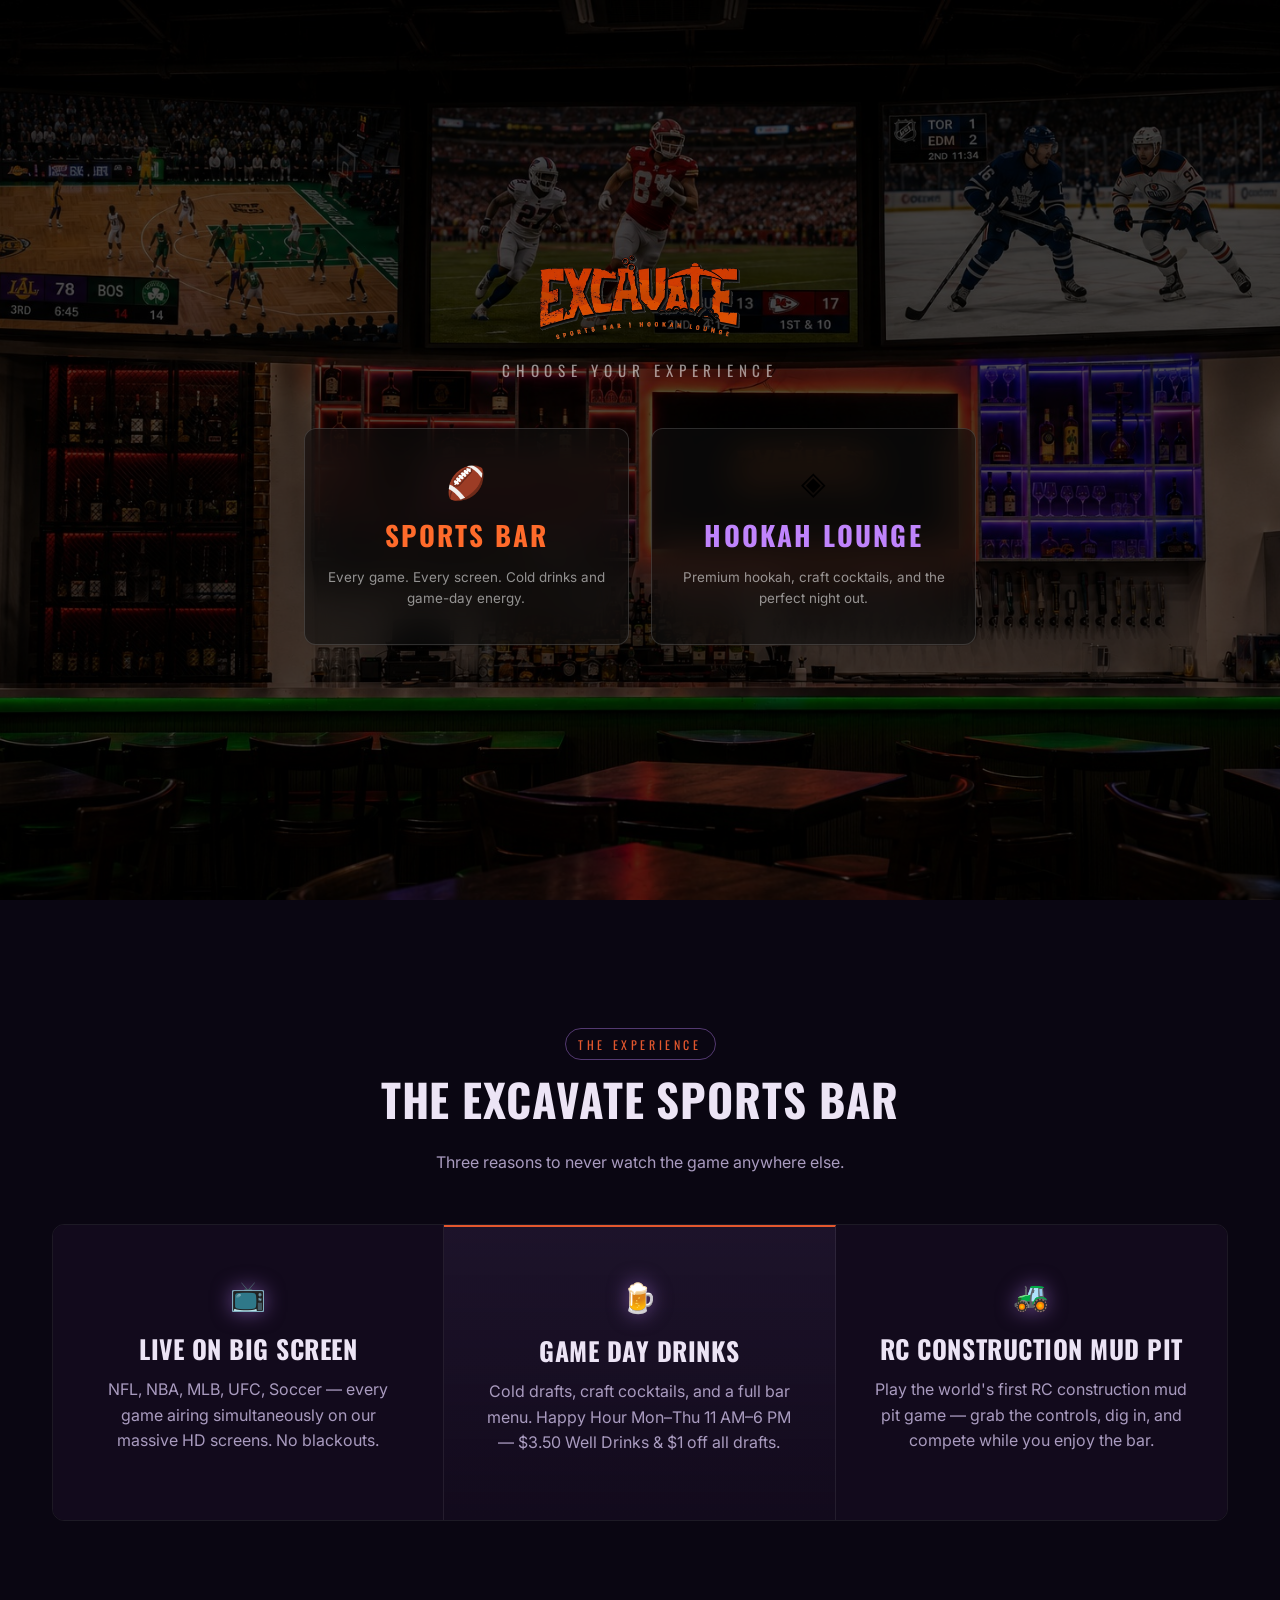
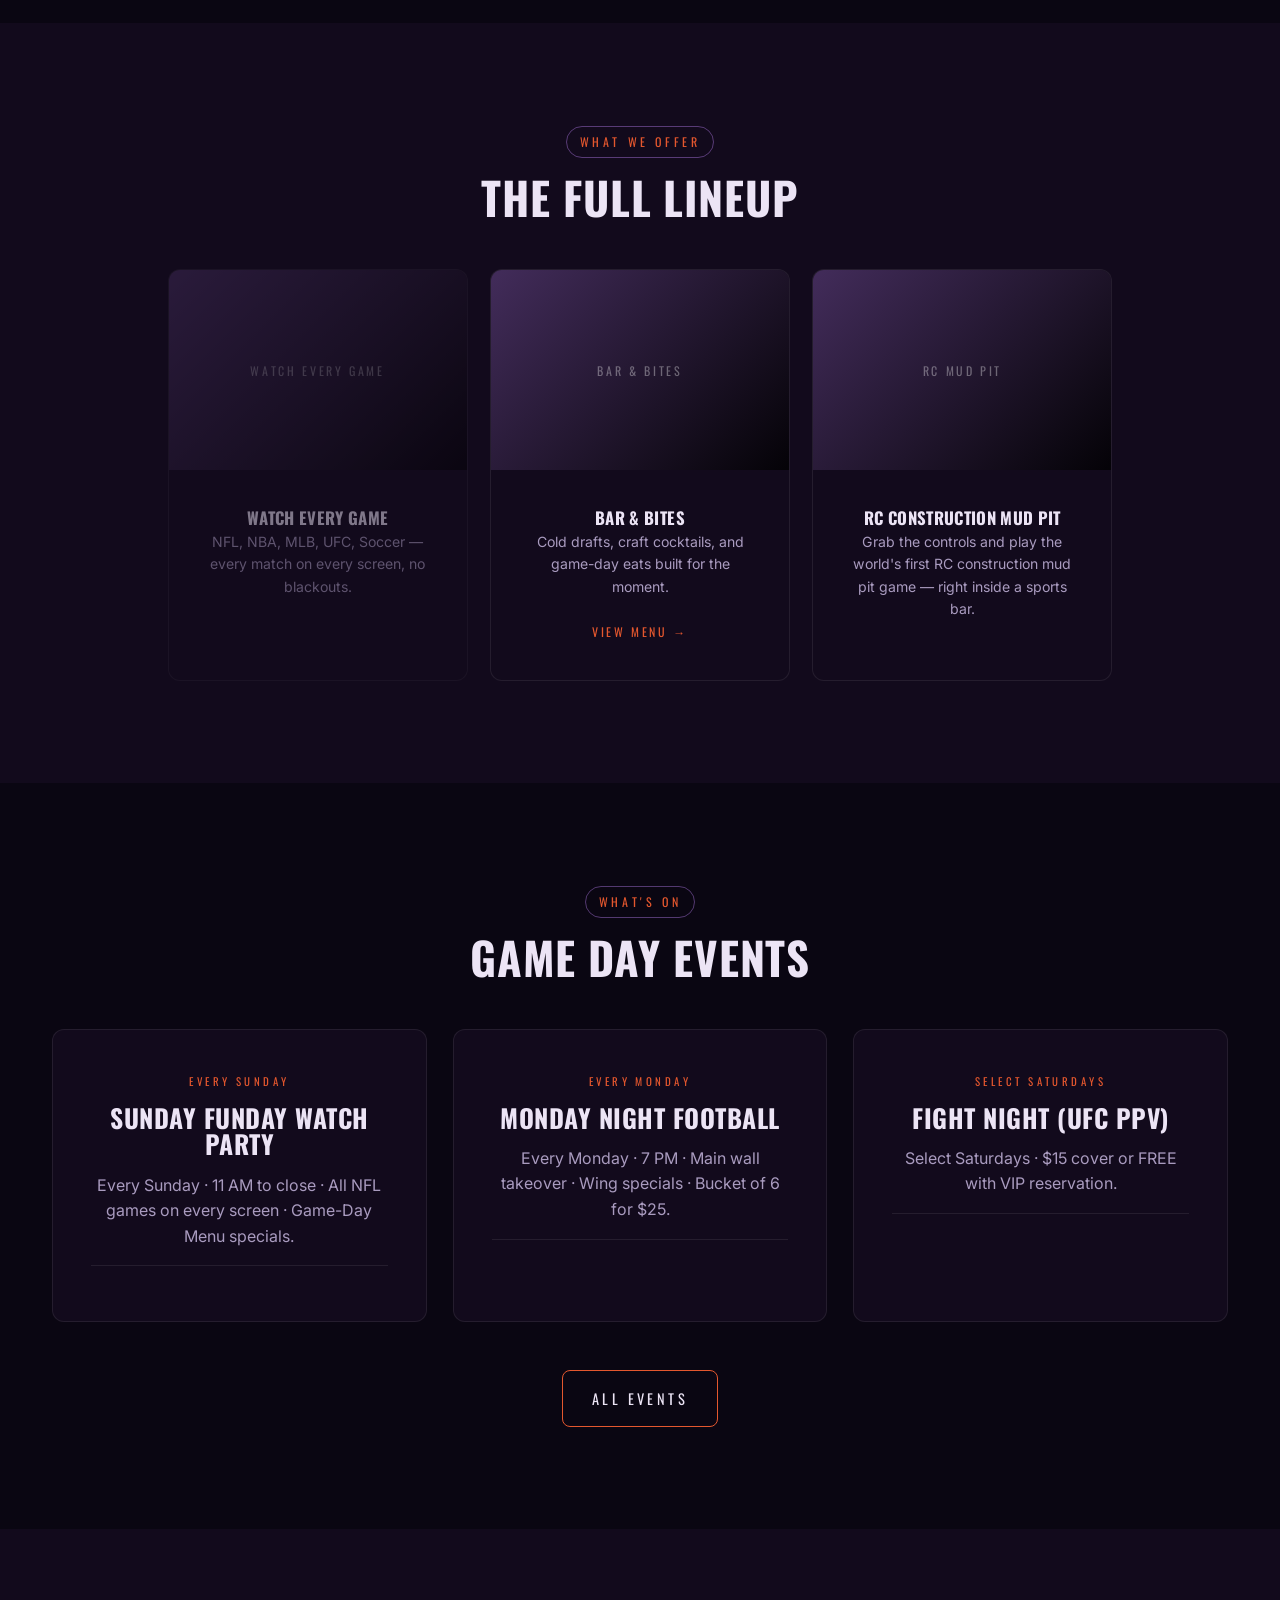
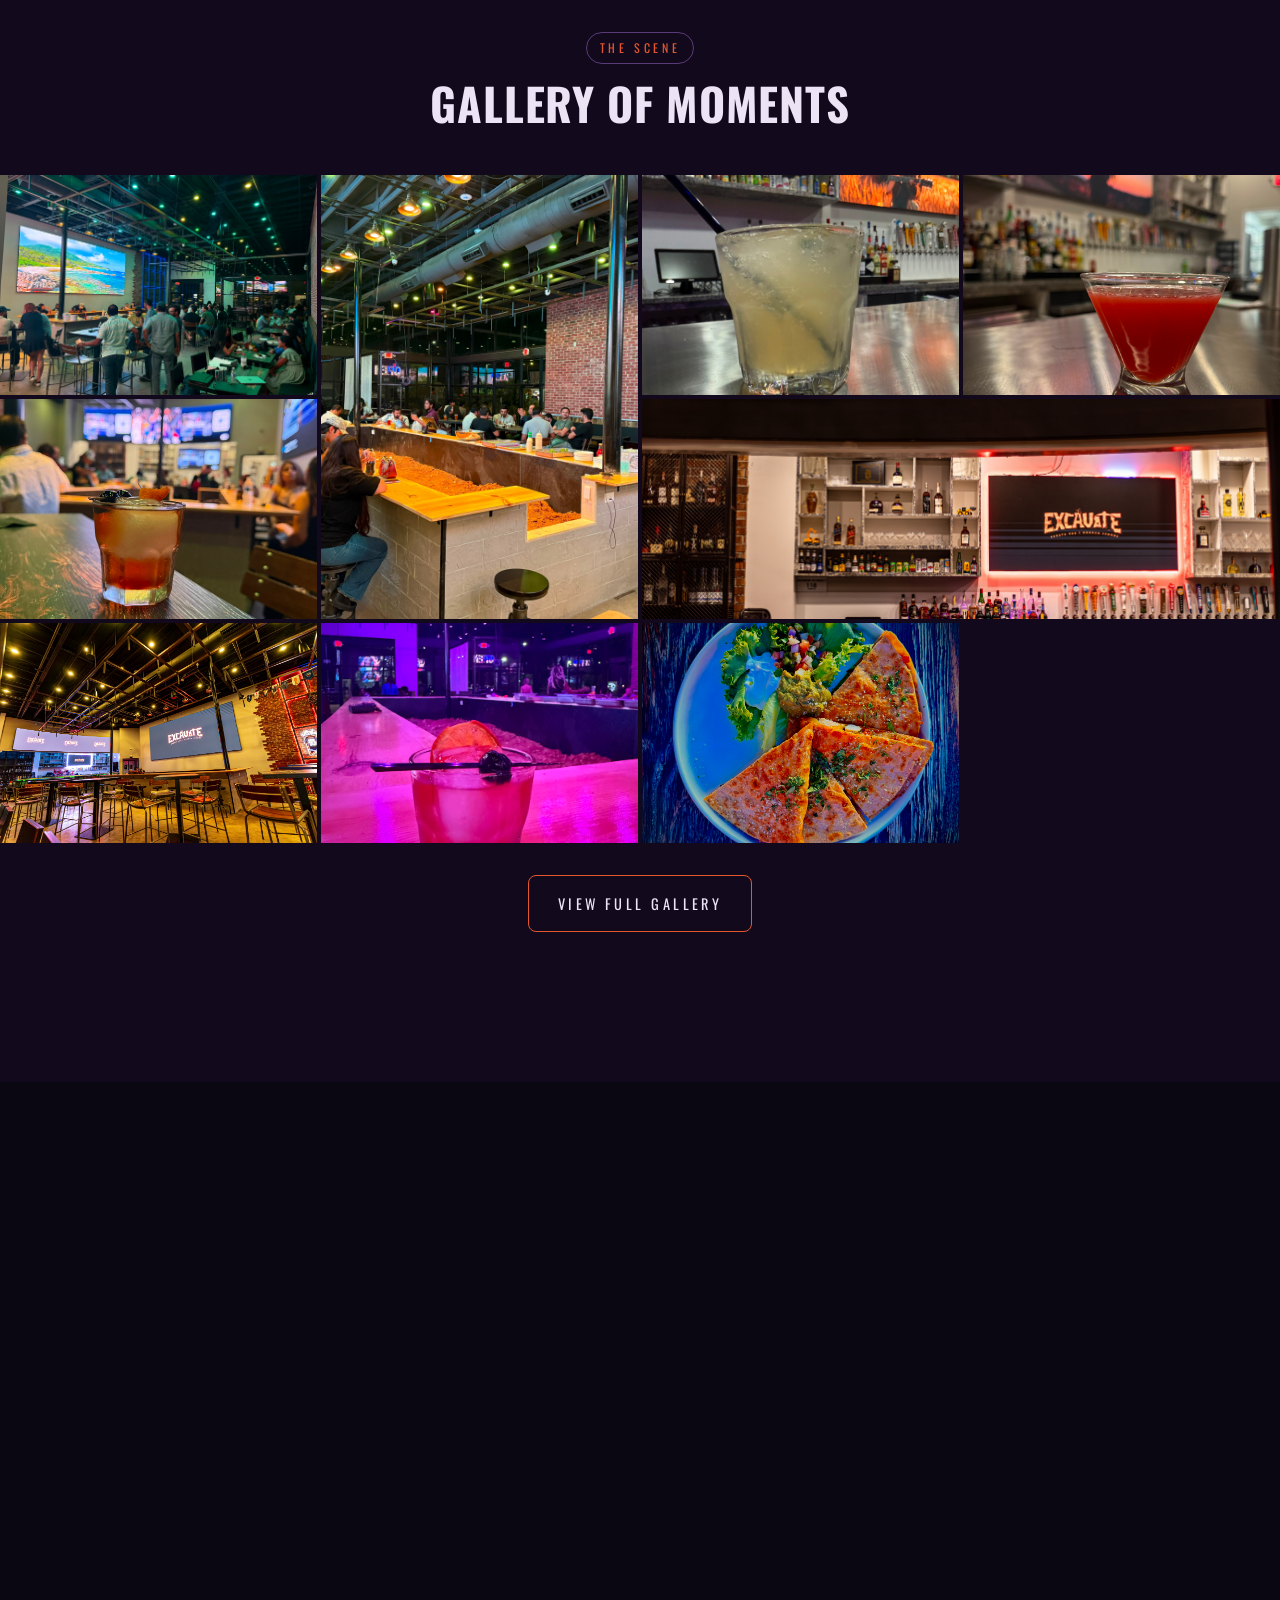
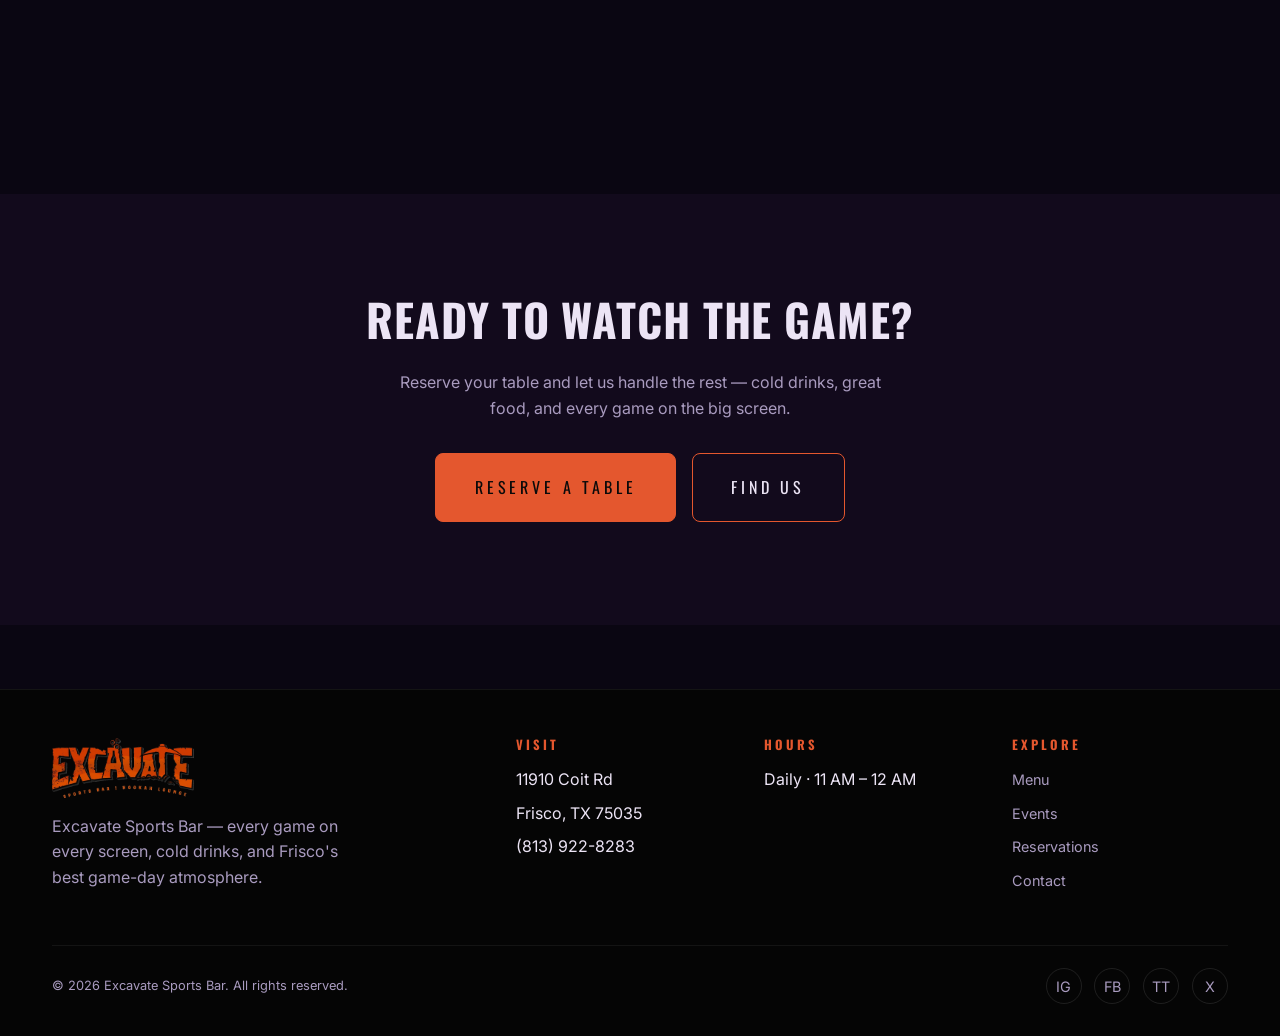
<file: index.html>
<!DOCTYPE html>
<html lang="en">
<head>
  <meta charset="UTF-8" />
  <meta name="viewport" content="width=device-width, initial-scale=1.0" />
  <title>Excavate Sports Bar & Hookah Lounge | Frisco, TX</title>
  <meta name="description" content="Excavate Sports Bar & Hookah Lounge in Frisco, TX — live sports on massive screens, craft cocktails, premium hookah, and the world's first RC construction mud pit experience. Your game day destination in Frisco." />
  <meta name="keywords" content="sports bar Frisco TX, hookah lounge Frisco, sports bar near me, Excavate sports bar, Frisco bar, watch party Frisco, hookah bar Dallas" />
  <link rel="canonical" href="https://theexcavate.com/" />
  <meta property="og:title" content="Excavate Sports Bar & Hookah Lounge | Frisco, TX" />
  <meta property="og:description" content="Live sports on massive screens, craft cocktails, premium hookah, and the world's first RC construction mud pit experience. Frisco's premier sports bar & hookah lounge." />
  <meta property="og:type" content="website" />
  <meta property="og:url" content="https://theexcavate.com/" />
  <meta property="og:image" content="https://theexcavate.com/assets/soft_launch_banner.jpeg" />
  <link rel="icon" type="image/png" href="assets/logo.png" />
  <link rel="apple-touch-icon" href="assets/logo.png" />
  <link rel="preconnect" href="https://fonts.googleapis.com" />
  <link rel="preconnect" href="https://fonts.gstatic.com" crossorigin />
  <link href="https://fonts.googleapis.com/css2?family=Cormorant+Garamond:ital,wght@0,400;0,600;1,400&family=Oswald:wght@400;600;700&family=Inter:wght@300;400;500;600&display=swap" rel="stylesheet" />
  <link rel="stylesheet" href="styles.css?v=5" />
</head>
<body data-mode="sports">

  <!-- ONE-TIME SPLASH SCREEN -->
  <div class="splash" id="splash">
    <div class="splash-inner">
      <img src="assets/logo.png" class="splash-logo" alt="Excavate" />
      <p class="splash-tagline">Choose Your Experience</p>
      <div class="splash-choices">
        <button class="splash-btn splash-btn--sports" id="splashSports" type="button">
          <span class="splash-icon">🏈</span>
          <span class="splash-label">Sports Bar</span>
          <span class="splash-desc">Every game. Every screen. Cold drinks and game-day energy.</span>
        </button>
        <button class="splash-btn splash-btn--lounge" id="splashLounge" type="button">
          <span class="splash-icon">◈</span>
          <span class="splash-label">Hookah Lounge</span>
          <span class="splash-desc">Premium hookah, craft cocktails, and the perfect night out.</span>
        </button>
      </div>
    </div>
  </div>


  <!-- Nav overlay -->
  <div class="nav-overlay" id="navOverlay"></div>

  <!-- Nav drawer (outside nav to avoid stacking context issues) -->
  <ul class="nav-links" id="navLinks">
    <li><a href="index.html" class="active">Home</a></li>
    <li><a href="menu.html" class="nav-menu-link">Menu</a></li>
    <li><a href="events.html">Events</a></li>
    <li><a href="gallery.html">Gallery</a></li>
    <li><a href="reserve.html">Reserve</a></li>
    <li><a href="about.html">About</a></li>
    <li><a href="contact.html">Contact</a></li>
    <li><a href="follow.html">Follow Us</a></li>
  </ul>

  <!-- NAV -->
  <nav class="nav" id="nav">
    <div class="nav-inner">
      <a href="index.html" class="nav-brand">
        <img src="assets/logo.png" alt="Excavate" />
      </a>
      <div class="nav-right">
      <div class="nav-mode-toggle" role="tablist">
        <button data-mode-btn="sports" type="button">Sports</button>
        <button data-mode-btn="lounge" type="button">Lounge</button>
      </div>
      <button class="nav-toggle" id="navToggle" aria-label="Menu">
        <span></span><span></span><span></span>
      </button>
      </div>
    </div>
  </nav>

  <!-- HERO — Sports -->
  <header class="hero-sports sports-only">
    <div class="hero-sports-inner">
      <p class="hero-sports-tagline">The World's First RC Construction Mud Pit Sports Bar</p>
      <p class="hero-sports-sub">Every league. Every screen. Frisco's home for game day.</p>
      <div class="cta-row">
        <a href="reserve.html" class="btn btn-solid btn-xl">Reserve a Table</a>
        <a href="menu.html" class="btn btn-xl">View Menu</a>
      </div>
    </div>
    <div class="scroll-cue">Scroll</div>
  </header>

  <!-- HERO — Lounge -->
  <header class="hero-lounge lounge-only">
    <div class="hero-lounge-inner">
      <p class="hero-lounge-sub">Where The Smoke Meets The Night</p>
      <div class="cta-row">
        <a href="reserve.html" class="btn btn-solid btn-xl">Reserve Now</a>
        <a href="menu.html" class="btn btn-xl">View Menu</a>
      </div>
    </div>
    <div class="scroll-cue">Scroll</div>
  </header>

  <!-- EXPERIENCE PILLARS — Sports -->
  <section class="section sports-only">
    <div class="container">
      <div class="text-center mb-3 reveal">
        <span class="eyebrow">The Experience</span>
        <h2>The Excavate Sports Bar</h2>
        <p class="muted" style="max-width:560px; margin:0 auto;">Three reasons to never watch the game anywhere else.</p>
      </div>
      <div class="pillars reveal">
        <div class="pillar-card">
          <div class="pillar-icon">📺</div>
          <h3>Live On Big Screen</h3>
          <p>NFL, NBA, MLB, UFC, Soccer — every game airing simultaneously on our massive HD screens. No blackouts.</p>
        </div>
        <div class="pillar-card pillar-card--center">
          <div class="pillar-icon">🍺</div>
          <h3>Game Day Drinks</h3>
          <p>Cold drafts, craft cocktails, and a full bar menu. Happy Hour Mon–Thu 11 AM–6 PM — $3.50 Well Drinks & $1 off all drafts.</p>
        </div>
        <div class="pillar-card">
          <div class="pillar-icon">🚜</div>
          <h3>RC Construction Mud Pit</h3>
          <p>Play the world's first RC construction mud pit game — grab the controls, dig in, and compete while you enjoy the bar.</p>
        </div>
      </div>
    </div>
  </section>

  <!-- EXPERIENCE PILLARS — Lounge -->
  <section class="section lounge-only">
    <div class="container">
      <div class="text-center mb-3 reveal">
        <span class="eyebrow">The Experience</span>
        <h2>The Excavate Experience</h2>
        <p class="muted" style="max-width:560px; margin:0 auto;">Three elements. One unforgettable night.</p>
      </div>
      <div class="pillars reveal">
        <div class="pillar-card">
          <div class="pillar-icon">◈</div>
          <h3>Premium Hookah</h3>
          <p>Over 40 hand-crafted flavors, premium coals, and expert preparation — every session, perfected.</p>
        </div>
        <div class="pillar-card pillar-card--center">
          <div class="pillar-icon">◈</div>
          <h3>The Atmosphere</h3>
          <p>Deep bass, dim lights, and smoke drifting through the air. A setting designed for the night.</p>
        </div>
        <div class="pillar-card">
          <div class="pillar-icon">◈</div>
          <h3>Food & Drinks</h3>
          <p>Craft cocktails, premium spirits, and a menu built to complement your hookah experience.</p>
        </div>
      </div>
    </div>
  </section>

  <!-- COLLECTIONS — Sports -->
  <section class="section sports-only" style="background: var(--surface);">
    <div class="container">
      <div class="text-center mb-3 reveal">
        <span class="eyebrow">What We Offer</span>
        <h2>The Full Lineup</h2>
      </div>
      <div class="collections reveal">
        <div class="collection-card" style="opacity:0.5; cursor:not-allowed;">
          <div class="collection-img"><div class="placeholder">Watch Every Game</div></div>
          <div class="collection-body">
            <h3>Watch Every Game</h3>
            <p>NFL, NBA, MLB, UFC, Soccer — every match on every screen, no blackouts.</p>
          </div>
        </div>
        <a href="menu.html" class="collection-card">
          <div class="collection-img"><div class="placeholder">Bar &amp; Bites</div></div>
          <div class="collection-body">
            <h3>Bar &amp; Bites</h3>
            <p>Cold drafts, craft cocktails, and game-day eats built for the moment.</p>
            <span class="collection-link">View Menu →</span>
          </div>
        </a>
        <div class="collection-card">
          <div class="collection-img"><div class="placeholder">RC Mud Pit</div></div>
          <div class="collection-body">
            <h3>RC Construction Mud Pit</h3>
            <p>Grab the controls and play the world's first RC construction mud pit game — right inside a sports bar.</p>
          </div>
        </div>
      </div>
    </div>
  </section>

  <!-- COLLECTIONS — Lounge -->
  <section class="section lounge-only" style="background: var(--surface);">
    <div class="container">
      <div class="text-center mb-3 reveal">
        <span class="eyebrow">Our Offerings</span>
        <h2>Our Collections</h2>
      </div>
      <div class="collections reveal">
        <a href="menu.html" class="collection-card">
          <div class="collection-img"><div class="placeholder">Premium Hookah</div></div>
          <div class="collection-body">
            <h3>Premium Hookah</h3>
            <p>40+ flavors. Single, double, and signature blends.</p>
            <span class="collection-link">Explore →</span>
          </div>
        </a>
        <a href="menu.html" class="collection-card">
          <div class="collection-img"><div class="placeholder">Bar & Beverages</div></div>
          <div class="collection-body">
            <h3>Bar &amp; Beverages</h3>
            <p>Handcrafted drinks designed to complement every session.</p>
            <span class="collection-link">Explore →</span>
          </div>
        </a>
        <a href="reserve.html" class="collection-card">
          <div class="collection-img"><div class="placeholder">VIP</div></div>
          <div class="collection-body">
            <h3>VIP Experience</h3>
            <p>Private booths, bottle service, and dedicated hookah hosts.</p>
            <span class="collection-link">Book Now →</span>
          </div>
        </a>
      </div>
      <div class="text-center mt-3">
        <a href="menu.html" class="btn">View Full Menu</a>
      </div>
    </div>
  </section>

  <!-- EVENTS — Sports (dynamic) -->
  <section class="section sports-only">
    <div class="container">
      <div class="text-center mb-3 reveal">
        <span class="eyebrow">What's On</span>
        <h2>Game Day Events</h2>
      </div>
      <div class="grid-3 reveal" id="homeEventsSports"></div>
      <div class="text-center mt-3">
        <a href="events.html" class="btn">All Events</a>
      </div>
    </div>
  </section>

  <!-- EVENTS — Lounge (dynamic) -->
  <section class="section lounge-only">
    <div class="container">
      <div class="text-center mb-3 reveal">
        <span class="eyebrow">What's On</span>
        <h2>Exclusive Events</h2>
      </div>
      <div class="grid-3 reveal" id="homeEventsLounge"></div>
      <div class="text-center mt-3">
        <a href="events.html" class="btn">All Events</a>
      </div>
    </div>
  </section>

  <script src="events-loader.js"></script>
  <script>
    function renderEventCards(items, elId) {
      const el = document.getElementById(elId);
      if (!el) return;
      el.innerHTML = (items || []).slice(0, 3).map(e => `
        <div class="event-card ${e.featured ? 'event-card--featured' : ''}">
          <span class="event-night">${e.night || e.badge || ''}</span>
          <h3>${e.title}</h3>
          <p>${e.desc}</p>
          <span class="event-detail">${e.detail || ''}</span>
        </div>`).join('');
    }
    ExcavateEvents.loadEvents().then(function (d) {
      renderEventCards(d.sports_parties, 'homeEventsSports');
      renderEventCards(d.lounge_events,  'homeEventsLounge');
    });
  </script>

  <!-- GALLERY -->
  <section class="section" style="background: var(--surface);">
    <div class="container">
      <div class="text-center mb-3 reveal">
        <span class="eyebrow">The Scene</span>
        <h2>Gallery of Moments</h2>
      </div>
    </div>
    <div class="gallery-full reveal">
      <div class="gtile"><img src="assets/gallery/bar_1.jpeg" alt="Bar" style="width:100%;height:100%;object-fit:cover;" /></div>
      <div class="gtile gtile-tall"><img src="assets/gallery/bar_2.jpeg" alt="Bar" style="width:100%;height:100%;object-fit:cover;" /></div>
      <div class="gtile"><img src="assets/gallery/drink_1.jpeg" alt="Cocktails" style="width:100%;height:100%;object-fit:cover;" /></div>
      <div class="gtile"><img src="assets/gallery/drink_2.jpeg" alt="Drinks" style="width:100%;height:100%;object-fit:cover;" /></div>
      <div class="gtile" style="grid-row:2;grid-column:1;"><img src="assets/gallery/drink_4.jpeg" alt="Drinks" style="width:100%;height:100%;object-fit:cover;" /></div>
      <div class="gtile gtile-wide"><img src="assets/gallery/bar_3.jpeg" alt="Bar" style="width:100%;height:100%;object-fit:cover;" /></div>
      <div class="gtile"><img src="assets/gallery/bar_4.jpeg" alt="Bar" style="width:100%;height:100%;object-fit:cover;" /></div>
      <div class="gtile"><img src="assets/gallery/drink_3.jpeg" alt="Drinks" style="width:100%;height:100%;object-fit:cover;" /></div>
      <div class="gtile"><img src="assets/gallery/food_1.jpeg" alt="Food" style="width:100%;height:100%;object-fit:cover;" /></div>
    </div>
    <div class="text-center" style="padding: 2rem 0 3rem;">
      <a href="gallery.html" class="btn">View Full Gallery</a>
    </div>
  </section>

  <!-- TESTIMONIALS -->
  <section class="section">
    <div class="container">
      <div class="text-center mb-3 reveal">
        <span class="eyebrow">Reviews</span>
        <h2>What Our Guests Say</h2>
      </div>
      <div class="grid-3 reveal">
        <div class="testimonial-card">
          <div class="t-stars">★★★★★</div>
          <p>"Hidden gem! We went to watch the FIFA USA vs Paraguay game and were able to watch it on a MASSIVE screen. The seats were comfortable, vibes were great, service was ON POINT, and the food was both delicious and affordable. Will definitely be back, absolutely recommend you try it out."</p>
          <span class="t-name">— Elizabeth C. · Google Review</span>
        </div>
        <div class="testimonial-card">
          <div class="t-stars">★★★★★</div>
          <p>"Awesome bar with a great atmosphere! The food quality was excellent, and the drinks were awesome. They also have a great happy hour with excellent specials. One of the best features is the large number of TVs throughout the bar — perfect for sports fans. I'll definitely be back!"</p>
          <span class="t-name">— Shaun R. · Google Review</span>
        </div>
        <div class="testimonial-card">
          <div class="t-stars">★★★★★</div>
          <p>"Amazing staff, food, and drinks! Kids had a blast with the trucks! Will be back!! Staff is super friendly!!"</p>
          <span class="t-name">— Kim S. · Google Review</span>
        </div>
      </div>
    </div>
  </section>

  <!-- CTA — Sports -->
  <section class="section text-center sports-only" style="background: var(--surface);">
    <div class="container">
      <h2>Ready to Watch the Game?</h2>
      <p class="muted" style="max-width:520px; margin: 0 auto 2rem;">Reserve your table and let us handle the rest — cold drinks, great food, and every game on the big screen.</p>
      <div class="cta-row">
        <a href="reserve.html" class="btn btn-solid btn-xl">Reserve a Table</a>
        <a href="contact.html" class="btn btn-xl">Find Us</a>
      </div>
    </div>
  </section>

  <!-- CTA — Lounge -->
  <section class="section text-center lounge-only" style="background: var(--surface);">
    <div class="container">
      <h2>Ready for Your Night?</h2>
      <p class="muted" style="max-width:520px; margin: 0 auto 2rem;">Reserve your table, booth, or VIP section. We'll have the coals hot and your flavors ready.</p>
      <div class="cta-row">
        <a href="reserve.html" class="btn btn-solid btn-xl">Reserve Now</a>
        <a href="contact.html" class="btn btn-xl">Find Us</a>
      </div>
    </div>
  </section>

  <!-- FOOTER -->
  <footer class="footer">
    <div class="container">
      <div class="footer-inner">
        <div>
          <img src="assets/logo.png" alt="Excavate" style="height:60px; margin-bottom:1rem;" />
          <p class="muted sports-only" style="max-width:320px;">Excavate Sports Bar — every game on every screen, cold drinks, and Frisco's best game-day atmosphere.</p>
          <p class="muted lounge-only" style="max-width:320px;">Excavate Hookah Lounge — premium hookah, craft cocktails, and a nightlife experience built for those who seek more.</p>
        </div>
        <div>
          <h4>Visit</h4>
          <ul>
            <li>11910 Coit Rd</li>
            <li>Frisco, TX 75035</li>
            <li>(813) 922-8283</li>
          </ul>
        </div>
        <div>
          <h4>Hours</h4>
          <ul class="sports-only"><li>Daily · 11 AM – 12 AM</li></ul>
          <ul class="lounge-only"><li>Sun–Thu · 4 PM – 12 AM</li><li>Fri–Sat · 4 PM – 2 AM</li></ul>
        </div>
        <div>
          <h4>Explore</h4>
          <ul>
            <li><a href="menu.html" class="nav-menu-link">Menu</a></li>
            <li><a href="events.html">Events</a></li>
            <li><a href="reserve.html">Reservations</a></li>
            <li><a href="contact.html">Contact</a></li>
          </ul>
        </div>
      </div>
      <div class="legal">
        <span>© <span id="year"></span> <span class="sports-only">Excavate Sports Bar</span><span class="lounge-only">Excavate Hookah Lounge</span>. All rights reserved.</span>
        <div class="socials" aria-label="Social media">
          <a href="https://www.instagram.com/excavatesportsbar?igsh=MWQyMXh6aDhtbXd2bQ%3D%3D&utm_source=qr" aria-label="Instagram" target="_blank">IG</a>
          <a href="https://www.facebook.com/profile.php?id=61589511382268&mibextid=wwXIfr&rdid=In4ixU3DoGzmxq71&share_url=https%3A%2F%2Fwww.facebook.com%2Fshare%2F14dCfkYbKYc%2F%3Fmibextid%3DwwXIfr%26ref%3D1#" aria-label="Facebook" target="_blank">FB</a>
          <a href="#" aria-label="TikTok">TT</a>
          <a href="#" aria-label="X">X</a>
        </div>
      </div>
    </div>
  </footer>

  <!-- Floating social bar -->
  <div class="float-socials">
    <a href="https://www.instagram.com/excavatesportsbar?igsh=MWQyMXh6aDhtbXd2bQ%3D%3D&utm_source=qr" class="float-social-btn" aria-label="Instagram" target="_blank" href="https://www.instagram.com/excavatesportsbar?igsh=MWQyMXh6aDhtbXd2bQ%3D%3D&utm_source=qr">
      <svg viewBox="0 0 24 24" fill="currentColor"><path d="M12 2.163c3.204 0 3.584.012 4.85.07 1.366.062 2.633.334 3.608 1.308.975.975 1.246 2.242 1.308 3.608.058 1.266.07 1.646.07 4.85s-.012 3.584-.07 4.85c-.062 1.366-.334 2.633-1.308 3.608-.975.975-2.242 1.246-3.608 1.308-1.266.058-1.646.07-4.85.07s-3.584-.012-4.85-.07c-1.366-.062-2.633-.334-3.608-1.308-.975-.975-1.246-2.242-1.308-3.608C2.175 15.584 2.163 15.204 2.163 12s.012-3.584.07-4.85c.062-1.366.334-2.633 1.308-3.608.975-.975 2.242-1.246 3.608-1.308C8.416 2.175 8.796 2.163 12 2.163zm0-2.163C8.741 0 8.332.014 7.052.072 5.197.157 3.355.673 2.014 2.014.673 3.355.157 5.197.072 7.052.014 8.332 0 8.741 0 12c0 3.259.014 3.668.072 4.948.085 1.855.601 3.697 1.942 5.038 1.341 1.341 3.183 1.857 5.038 1.942C8.332 23.986 8.741 24 12 24c3.259 0 3.668-.014 4.948-.072 1.855-.085 3.697-.601 5.038-1.942 1.341-1.341 1.857-3.183 1.942-5.038.058-1.28.072-1.689.072-4.948 0-3.259-.014-3.668-.072-4.948-.085-1.855-.601-3.697-1.942-5.038C20.645.673 18.803.157 16.948.072 15.668.014 15.259 0 12 0zm0 5.838a6.162 6.162 0 1 0 0 12.324 6.162 6.162 0 0 0 0-12.324zm0 10.162a4 4 0 1 1 0-8 4 4 0 0 1 0 8zm6.406-11.845a1.44 1.44 0 1 0 0 2.881 1.44 1.44 0 0 0 0-2.881z"/></svg>
    </a>
    <a href="https://www.facebook.com/profile.php?id=61589511382268&mibextid=wwXIfr&rdid=In4ixU3DoGzmxq71&share_url=https%3A%2F%2Fwww.facebook.com%2Fshare%2F14dCfkYbKYc%2F%3Fmibextid%3DwwXIfr%26ref%3D1#" class="float-social-btn" aria-label="Facebook" target="_blank">
      <svg viewBox="0 0 24 24" fill="currentColor"><path d="M24 12.073C24 5.405 18.627 0 12 0S0 5.405 0 12.073C0 18.1 4.388 23.094 10.125 24v-8.437H7.078v-3.49h3.047V9.41c0-3.025 1.792-4.697 4.533-4.697 1.312 0 2.686.236 2.686.236v2.97h-1.513c-1.491 0-1.956.93-1.956 1.886v2.267h3.328l-.532 3.49h-2.796V24C19.612 23.094 24 18.1 24 12.073z"/></svg>
    </a>
    <span class="float-social-btn float-social-disabled" aria-label="TikTok (coming soon)">
      <svg viewBox="0 0 24 24" fill="currentColor"><path d="M19.59 6.69a4.83 4.83 0 0 1-3.77-4.25V2h-3.45v13.67a2.89 2.89 0 0 1-2.88 2.5 2.89 2.89 0 0 1-2.89-2.89 2.89 2.89 0 0 1 2.89-2.89c.28 0 .54.04.79.1V9.01a6.33 6.33 0 0 0-.79-.05 6.34 6.34 0 0 0-6.34 6.34 6.34 6.34 0 0 0 6.34 6.34 6.34 6.34 0 0 0 6.33-6.34V8.69a8.17 8.17 0 0 0 4.78 1.52V6.75a4.85 4.85 0 0 1-1.01-.06z"/></svg>
    </span>
    <span class="float-social-btn float-social-disabled" aria-label="X / Twitter (coming soon)">
      <svg viewBox="0 0 24 24" fill="currentColor"><path d="M18.244 2.25h3.308l-7.227 8.26 8.502 11.24H16.17l-4.714-6.231-5.401 6.231H2.744l7.737-8.835L1.254 2.25H8.08l4.261 5.636 5.903-5.636zm-1.161 17.52h1.833L7.084 4.126H5.117z"/></svg>
    </span>
  </div>

  <div class="mode-flash" id="modeFlash"></div>

  <script src="app.js"></script>
</body>
</html>
</file>
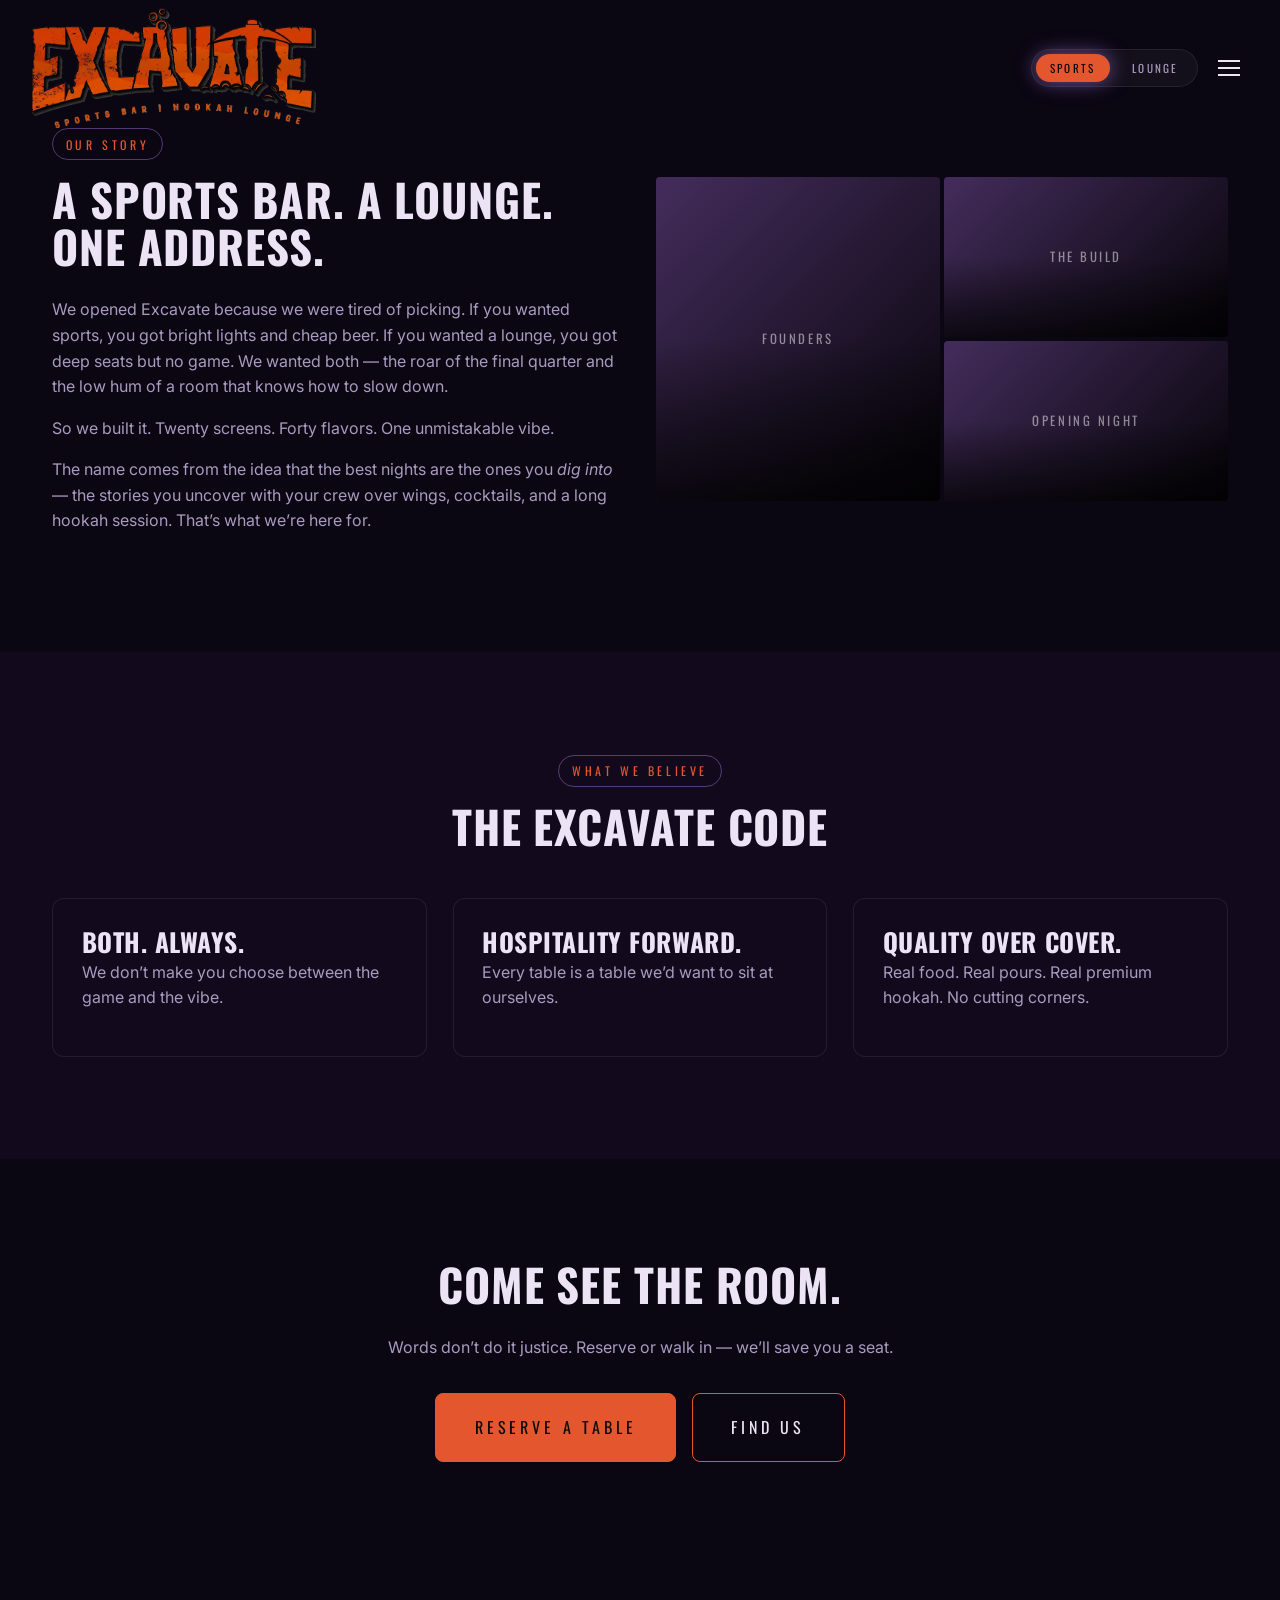
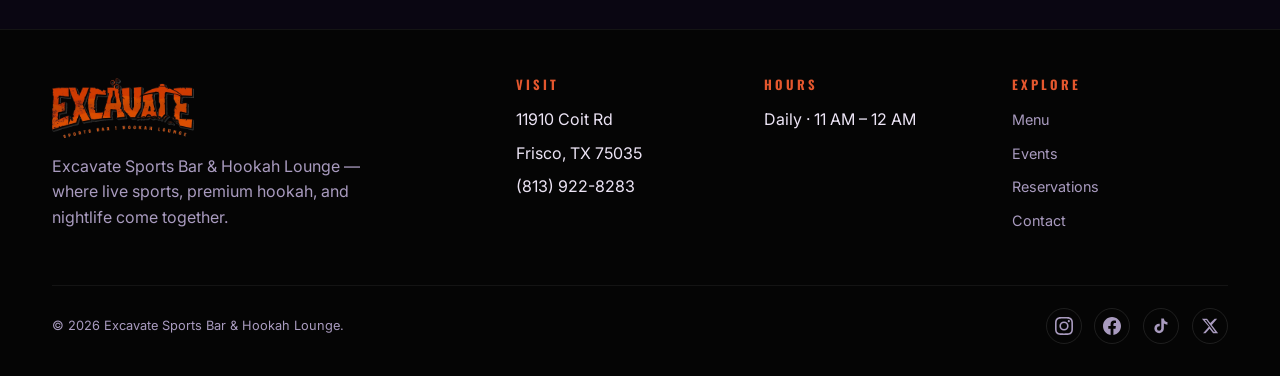
<file: about.html>
<!DOCTYPE html>
<html lang="en">
<head>
  <meta charset="UTF-8" />
  <meta name="viewport" content="width=device-width, initial-scale=1.0" />
  <title>About Excavate Hookah Lounge | Frisco, TX</title>
  <meta name="description" content="Learn the story behind Excavate — Frisco's premier hookah lounge. Premium hookah, craft cocktails, and a nightlife experience built for those who seek more." />
  <link rel="canonical" href="https://theexcavate.com/about.html" />
  <link rel="icon" type="image/png" href="assets/logo.png" />
  <link rel="apple-touch-icon" href="assets/logo.png" />
  <link href="https://fonts.googleapis.com/css2?family=Oswald:wght@400;600;700&family=Inter:wght@300;400;500;600&display=swap" rel="stylesheet" />
  <link rel="stylesheet" href="styles.css?v=5" />
</head>
<body data-mode="sports">

  <!-- Nav overlay -->
  <div class="nav-overlay" id="navOverlay"></div>

    <!-- Nav drawer (outside nav to avoid stacking context issues) -->
  <ul class="nav-links" id="navLinks">
    <li><a href="index.html">Home</a></li>
    <li><a href="menu.html">Menu</a></li>
    <li><a href="events.html">Events</a></li>
    <li><a href="gallery.html">Gallery</a></li>
    <li><a href="reserve.html">Reserve</a></li>
    <li><a href="about.html" class="active">About</a></li>
    <li><a href="contact.html">Contact</a></li>
    <li><a href="follow.html">Follow Us</a></li>
  </ul>

  <nav class="nav" id="nav">
    <div class="nav-inner">
      <a href="index.html" class="nav-brand"><img src="assets/logo.png" alt="Excavate" /></a>
      <div class="nav-right">
      <div class="nav-mode-toggle" role="tablist">
        <button data-mode-btn="sports" type="button">Sports</button>
        <button data-mode-btn="lounge" type="button">Lounge</button>
      </div>
      <button class="nav-toggle" id="navToggle" aria-label="Menu"><span></span><span></span><span></span></button>
      </div>
    </div>
  </nav>


  <section class="section">
    <div class="container">
      <div class="grid-2" style="align-items:center;">
        <div>
          <span class="eyebrow">Our Story</span>
          <h2>A Sports Bar. A Lounge. One Address.</h2>
          <p>We opened Excavate because we were tired of picking. If you wanted sports, you got bright lights and cheap beer. If you wanted a lounge, you got deep seats but no game. We wanted both — the roar of the final quarter and the low hum of a room that knows how to slow down.</p>
          <p>So we built it. Twenty screens. Forty flavors. One unmistakable vibe.</p>
          <p>The name comes from the idea that the best nights are the ones you <em>dig into</em> — the stories you uncover with your crew over wings, cocktails, and a long hookah session. That’s what we’re here for.</p>
        </div>
        <div>
          <div class="gallery" style="grid-auto-rows:160px;">
            <div class="tile tall"><div class="placeholder">Founders</div></div>
            <div class="tile"><div class="placeholder">The Build</div></div>
            <div class="tile"><div class="placeholder">Opening Night</div></div>
          </div>
        </div>
      </div>
    </div>
  </section>

  <section class="section" style="background: var(--surface);">
    <div class="container">
      <div class="text-center mb-3">
        <span class="eyebrow">What We Believe</span>
        <h2>The Excavate Code</h2>
      </div>
      <div class="grid-3">
        <div class="card"><h3>Both. Always.</h3><p>We don’t make you choose between the game and the vibe.</p></div>
        <div class="card"><h3>Hospitality Forward.</h3><p>Every table is a table we’d want to sit at ourselves.</p></div>
        <div class="card"><h3>Quality Over Cover.</h3><p>Real food. Real pours. Real premium hookah. No cutting corners.</p></div>
      </div>
    </div>
  </section>

  <section class="section text-center">
    <div class="container">
      <h2>Come See the Room.</h2>
      <p class="muted" style="max-width:520px; margin: 0 auto 2rem;">Words don’t do it justice. Reserve or walk in — we’ll save you a seat.</p>
      <div class="cta-row">
        <a href="reserve.html" class="btn btn-solid btn-xl">Reserve a Table</a>
        <a href="contact.html" class="btn btn-xl">Find Us</a>
      </div>
    </div>
  </section>

  <footer class="footer">
    <div class="container">
      <div class="footer-inner">
        <div><img src="assets/logo.png" alt="Excavate" style="height:60px; margin-bottom:1rem;" /><p class="muted" style="max-width:320px;">Excavate Sports Bar &amp; Hookah Lounge — where live sports, premium hookah, and nightlife come together.</p></div>
        <div><h4>Visit</h4><ul><li>11910 Coit Rd</li><li>Frisco, TX 75035</li><li>(813) 922-8283</li></ul></div>
        <div><h4>Hours</h4><ul class="sports-only"><li>Daily · 11 AM – 12 AM</li></ul><ul class="lounge-only"><li>Sun–Thu · 4 PM – 12 AM</li><li>Fri–Sat · 4 PM – 2 AM</li></ul></div>
        <div><h4>Explore</h4><ul><li><a href="menu.html">Menu</a></li><li><a href="events.html">Events</a></li><li><a href="reserve.html">Reservations</a></li><li><a href="contact.html">Contact</a></li></ul></div>
      </div>
      <div class="legal"><span>© <span id="year"></span> Excavate Sports Bar &amp; Hookah Lounge.</span><div class="socials" aria-label="Social media"><a href="https://www.instagram.com/excavatesportsbar?igsh=MWQyMXh6aDhtbXd2bQ%3D%3D&utm_source=qr" aria-label="Instagram" target="_blank"><svg viewBox="0 0 24 24" fill="currentColor" width="18" height="18"><path d="M12 2.163c3.204 0 3.584.012 4.85.07 1.366.062 2.633.334 3.608 1.308.975.975 1.246 2.242 1.308 3.608.058 1.266.07 1.646.07 4.85s-.012 3.584-.07 4.85c-.062 1.366-.334 2.633-1.308 3.608-.975.975-2.242 1.246-3.608 1.308-1.266.058-1.646.07-4.85.07s-3.584-.012-4.85-.07c-1.366-.062-2.633-.334-3.608-1.308-.975-.975-1.246-2.242-1.308-3.608C2.175 15.584 2.163 15.204 2.163 12s.012-3.584.07-4.85c.062-1.366.334-2.633 1.308-3.608.975-.975 2.242-1.246 3.608-1.308C8.416 2.175 8.796 2.163 12 2.163zm0-2.163C8.741 0 8.332.014 7.052.072 5.197.157 3.355.673 2.014 2.014.673 3.355.157 5.197.072 7.052.014 8.332 0 8.741 0 12c0 3.259.014 3.668.072 4.948.085 1.855.601 3.697 1.942 5.038 1.341 1.341 3.183 1.857 5.038 1.942C8.332 23.986 8.741 24 12 24c3.259 0 3.668-.014 4.948-.072 1.855-.085 3.697-.601 5.038-1.942 1.341-1.341 1.857-3.183 1.942-5.038.058-1.28.072-1.689.072-4.948 0-3.259-.014-3.668-.072-4.948-.085-1.855-.601-3.697-1.942-5.038C20.645.673 18.803.157 16.948.072 15.668.014 15.259 0 12 0zm0 5.838a6.162 6.162 0 1 0 0 12.324 6.162 6.162 0 0 0 0-12.324zm0 10.162a4 4 0 1 1 0-8 4 4 0 0 1 0 8zm6.406-11.845a1.44 1.44 0 1 0 0 2.881 1.44 1.44 0 0 0 0-2.881z"/></svg></a><a href="https://www.facebook.com/profile.php?id=61589511382268&mibextid=wwXIfr&rdid=In4ixU3DoGzmxq71&share_url=https%3A%2F%2Fwww.facebook.com%2Fshare%2F14dCfkYbKYc%2F%3Fmibextid%3DwwXIfr%26ref%3D1#" aria-label="Facebook" target="_blank"><svg viewBox="0 0 24 24" fill="currentColor" width="18" height="18"><path d="M24 12.073C24 5.405 18.627 0 12 0S0 5.405 0 12.073C0 18.1 4.388 23.094 10.125 24v-8.437H7.078v-3.49h3.047V9.41c0-3.025 1.792-4.697 4.533-4.697 1.312 0 2.686.236 2.686.236v2.97h-1.513c-1.491 0-1.956.93-1.956 1.886v2.267h3.328l-.532 3.49h-2.796V24C19.612 23.094 24 18.1 24 12.073z"/></svg></a><a href="#" aria-label="TikTok"><svg viewBox="0 0 24 24" fill="currentColor" width="18" height="18"><path d="M19.59 6.69a4.83 4.83 0 0 1-3.77-4.25V2h-3.45v13.67a2.89 2.89 0 0 1-2.88 2.5 2.89 2.89 0 0 1-2.89-2.89 2.89 2.89 0 0 1 2.89-2.89c.28 0 .54.04.79.1V9.01a6.33 6.33 0 0 0-.79-.05 6.34 6.34 0 0 0-6.34 6.34 6.34 6.34 0 0 0 6.34 6.34 6.34 6.34 0 0 0 6.33-6.34V8.69a8.17 8.17 0 0 0 4.78 1.52V6.75a4.85 4.85 0 0 1-1.01-.06z"/></svg></a><a href="#" aria-label="X"><svg viewBox="0 0 24 24" fill="currentColor" width="18" height="18"><path d="M18.244 2.25h3.308l-7.227 8.26 8.502 11.24H16.17l-4.714-6.231-5.401 6.231H2.744l7.737-8.835L1.254 2.25H8.08l4.261 5.636 5.903-5.636zm-1.161 17.52h1.833L7.084 4.126H5.117z"/></svg></a></div></div>
    </div>
  </footer>

  <div class="mode-flash" id="modeFlash"></div>
  <script src="app.js"></script>
</body>
</html>
</file>
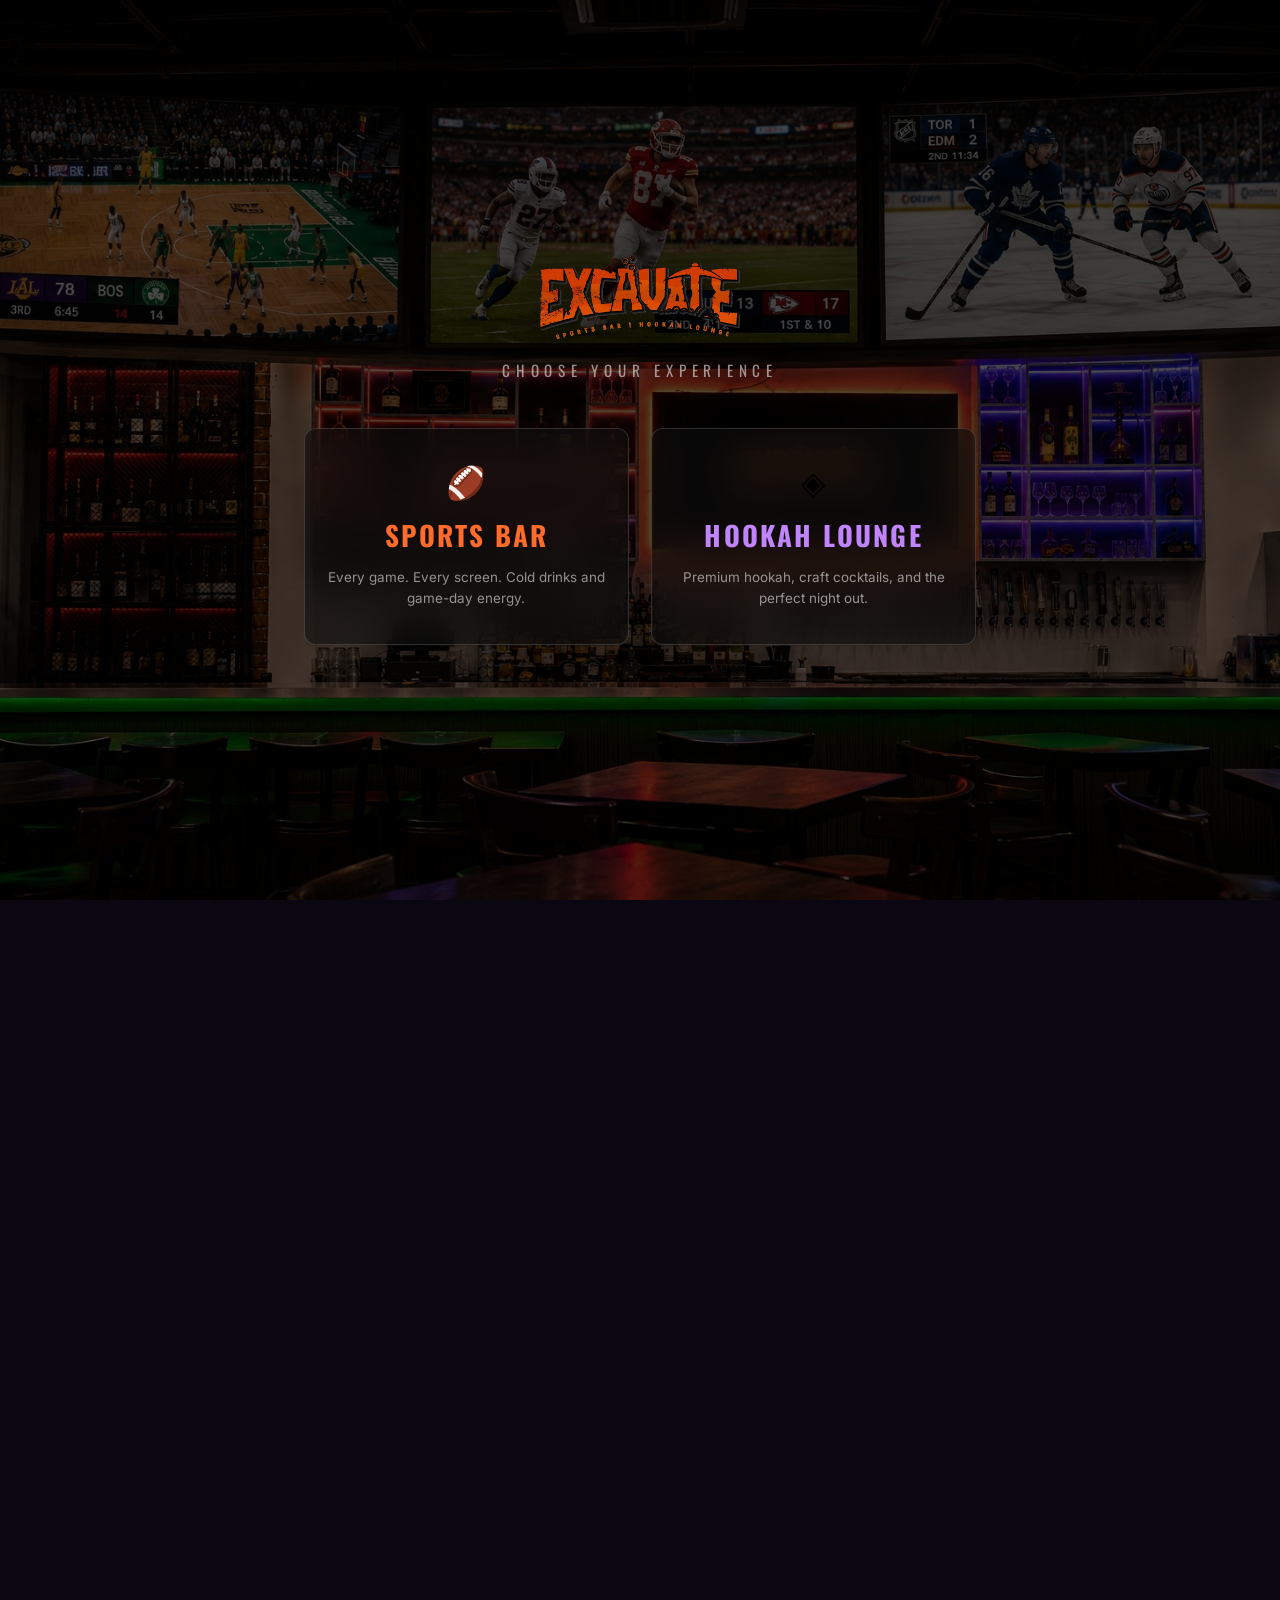
<file: admin.html>
<!DOCTYPE html>
<html lang="en">
<head>
  <meta charset="UTF-8" />
  <meta name="viewport" content="width=device-width, initial-scale=1.0" />
  <title>Excavate — Events Admin</title>
  <meta http-equiv="refresh" content="0;url=index.html" />
  <link href="https://fonts.googleapis.com/css2?family=Oswald:wght@400;600;700&family=Inter:wght@300;400;500;600&display=swap" rel="stylesheet" />
  <style>
    :root {
      --orange: #ff6b2b;
      --orange-dark: #e04a20;
      --bg: #0f0f0f;
      --surface: #1a1a1a;
      --surface-2: #242424;
      --border: rgba(255,255,255,0.08);
      --text: #f0ece6;
      --text-dim: #888;
      --radius: 8px;
      --font: 'Inter', sans-serif;
      --font-display: 'Oswald', sans-serif;
    }
    *, *::before, *::after { box-sizing: border-box; }
    html, body { margin: 0; padding: 0; background: var(--bg); color: var(--text); font-family: var(--font); min-height: 100vh; }

    /* ---- Login ---- */
    #loginScreen {
      position: fixed; inset: 0;
      display: flex; align-items: center; justify-content: center;
      background: var(--bg);
      z-index: 1000;
    }
    #loginScreen.hidden { display: none; }
    .login-box {
      background: var(--surface);
      border: 1px solid var(--border);
      border-radius: 16px;
      padding: 2.5rem 2rem;
      width: min(380px, 92vw);
      text-align: center;
    }
    .login-box img { height: 70px; margin: 0 auto 1.2rem; display: block; }
    .login-box h2 { font-family: var(--font-display); font-size: 1.3rem; letter-spacing: 0.2em; text-transform: uppercase; color: var(--orange); margin: 0 0 0.3rem; }
    .login-box p { color: var(--text-dim); font-size: 0.85rem; margin: 0 0 1.8rem; }
    .login-box input {
      width: 100%; padding: 0.85rem 1rem;
      background: var(--surface-2); border: 1px solid var(--border);
      border-radius: var(--radius); color: var(--text);
      font-family: var(--font); font-size: 1rem;
      margin-bottom: 1rem; outline: none;
      transition: border-color 200ms;
    }
    .login-box input:focus { border-color: var(--orange); }
    .login-box button {
      width: 100%; padding: 0.9rem;
      background: var(--orange); color: #fff;
      border: none; border-radius: var(--radius);
      font-family: var(--font-display); font-size: 0.9rem;
      letter-spacing: 0.2em; text-transform: uppercase;
      cursor: pointer; transition: background 200ms;
    }
    .login-box button:hover { background: var(--orange-dark); }
    .login-error { color: #ff5555; font-size: 0.82rem; margin-top: 0.8rem; display: none; }

    /* ---- App shell ---- */
    #app { display: none; }
    #app.visible { display: block; }

    .topbar {
      background: var(--surface);
      border-bottom: 1px solid var(--border);
      padding: 0.9rem 1.5rem;
      display: flex; align-items: center; justify-content: space-between;
      position: sticky; top: 0; z-index: 100;
    }
    .topbar-left { display: flex; align-items: center; gap: 1rem; }
    .topbar-left img { height: 40px; }
    .topbar-title { font-family: var(--font-display); font-size: 1rem; letter-spacing: 0.2em; text-transform: uppercase; color: var(--orange); }
    .topbar-actions { display: flex; gap: 0.6rem; }

    .btn { padding: 0.55rem 1.1rem; border-radius: var(--radius); font-family: var(--font-display); font-size: 0.75rem; letter-spacing: 0.18em; text-transform: uppercase; cursor: pointer; transition: all 180ms; border: none; }
    .btn-primary { background: var(--orange); color: #fff; }
    .btn-primary:hover { background: var(--orange-dark); }
    .btn-ghost { background: transparent; color: var(--text-dim); border: 1px solid var(--border); }
    .btn-ghost:hover { color: var(--text); border-color: rgba(255,255,255,0.2); }
    .btn-danger { background: transparent; color: #ff5555; border: 1px solid rgba(255,85,85,0.3); }
    .btn-danger:hover { background: rgba(255,85,85,0.1); }
    .btn-sm { padding: 0.35rem 0.7rem; font-size: 0.68rem; }

    .main { max-width: 960px; margin: 0 auto; padding: 2rem 1.5rem; }

    /* Mode tabs */
    .mode-tabs { display: flex; gap: 0.5rem; margin-bottom: 2rem; border-bottom: 1px solid var(--border); padding-bottom: 0; flex-wrap: wrap; }
    .mode-tab { padding: 0.65rem 1.4rem; font-family: var(--font-display); font-size: 0.8rem; letter-spacing: 0.2em; text-transform: uppercase; cursor: pointer; background: transparent; border: none; color: var(--text-dim); border-bottom: 2px solid transparent; margin-bottom: -1px; transition: all 200ms; }
    .mode-tab.active { color: var(--orange); border-bottom-color: var(--orange); }

    /* Sheets setup */
    .setup-card { background: var(--surface); border: 1px solid var(--border); border-radius: var(--radius); padding: 1.6rem; margin-bottom: 1.4rem; }
    .setup-card h3 { font-family: var(--font-display); font-size: 0.95rem; letter-spacing: 0.15em; text-transform: uppercase; color: var(--orange); margin: 0 0 0.8rem; }
    .setup-card p { color: var(--text-dim); font-size: 0.87rem; line-height: 1.6; margin: 0 0 0.8rem; }
    .setup-card code { background: var(--surface-2); border: 1px solid var(--border); border-radius: 4px; padding: 0.15rem 0.4rem; font-size: 0.82rem; color: var(--orange); font-family: monospace; }
    .status-dot { display: inline-block; width: 8px; height: 8px; border-radius: 50%; margin-right: 0.4rem; }
    .status-dot.green { background: #4ade80; }
    .status-dot.red { background: #f87171; }
    .status-dot.grey { background: #666; }
    .status-line { font-size: 0.82rem; color: var(--text-dim); display: flex; align-items: center; margin-top: 0.8rem; }
    .col-table { width: 100%; border-collapse: collapse; font-size: 0.82rem; margin-top: 0.6rem; }
    .col-table th { text-align: left; padding: 0.4rem 0.6rem; background: var(--surface-2); color: var(--text-dim); font-family: var(--font-display); letter-spacing: 0.15em; text-transform: uppercase; font-size: 0.7rem; }
    .col-table td { padding: 0.4rem 0.6rem; border-bottom: 1px solid var(--border); color: var(--text); }
    .col-table tr:last-child td { border-bottom: none; }
    details summary { cursor: pointer; color: var(--text-dim); font-size: 0.82rem; margin-top: 0.8rem; }

    /* Section heading */
    .section-head { display: flex; align-items: center; justify-content: space-between; margin-bottom: 1.2rem; margin-top: 2rem; }
    .section-head:first-child { margin-top: 0; }
    .section-head h3 { font-family: var(--font-display); font-size: 1rem; letter-spacing: 0.18em; text-transform: uppercase; color: var(--text-dim); margin: 0; }

    /* Event cards in admin */
    .event-list { display: flex; flex-direction: column; gap: 0.8rem; }
    .event-item {
      background: var(--surface);
      border: 1px solid var(--border);
      border-radius: var(--radius);
      padding: 1rem 1.2rem;
      display: flex; align-items: flex-start; justify-content: space-between; gap: 1rem;
    }
    .event-item-body { flex: 1; min-width: 0; }
    .event-item-title { font-family: var(--font-display); font-size: 0.95rem; letter-spacing: 0.08em; text-transform: uppercase; color: var(--text); margin-bottom: 0.2rem; }
    .event-item-meta { font-size: 0.8rem; color: var(--text-dim); white-space: nowrap; overflow: hidden; text-overflow: ellipsis; }
    .event-item-actions { display: flex; gap: 0.4rem; flex-shrink: 0; }
    .badge { display: inline-block; padding: 0.15rem 0.5rem; border-radius: 999px; font-size: 0.65rem; font-family: var(--font-display); letter-spacing: 0.15em; text-transform: uppercase; background: rgba(255,107,43,0.15); color: var(--orange); margin-left: 0.5rem; }
    .badge-purple { background: rgba(192,132,252,0.15); color: #c084fc; }
    .empty-state { text-align: center; padding: 2rem; color: var(--text-dim); font-size: 0.9rem; border: 1px dashed var(--border); border-radius: var(--radius); }

    /* Modal / drawer */
    .modal-overlay {
      position: fixed; inset: 0; background: rgba(0,0,0,0.7);
      z-index: 500; display: flex; align-items: center; justify-content: center;
      padding: 1rem;
      opacity: 0; pointer-events: none; transition: opacity 200ms;
    }
    .modal-overlay.open { opacity: 1; pointer-events: auto; }
    .modal {
      background: var(--surface);
      border: 1px solid var(--border);
      border-radius: 14px;
      width: min(540px, 100%);
      max-height: 90vh;
      overflow-y: auto;
      padding: 1.8rem;
      transform: translateY(16px); transition: transform 200ms;
    }
    .modal-overlay.open .modal { transform: translateY(0); }
    .modal-header { display: flex; align-items: center; justify-content: space-between; margin-bottom: 1.5rem; }
    .modal-header h2 { font-family: var(--font-display); font-size: 1.1rem; letter-spacing: 0.15em; text-transform: uppercase; color: var(--orange); margin: 0; }
    .modal-close { background: transparent; border: none; color: var(--text-dim); font-size: 1.2rem; cursor: pointer; padding: 0.2rem 0.4rem; }
    .modal-close:hover { color: var(--text); }

    /* Form */
    .form-group { margin-bottom: 1.1rem; }
    .form-group label { display: block; font-size: 0.72rem; letter-spacing: 0.2em; text-transform: uppercase; color: var(--text-dim); margin-bottom: 0.4rem; font-family: var(--font-display); }
    .form-group input, .form-group select, .form-group textarea {
      width: 100%; padding: 0.75rem 0.9rem;
      background: var(--surface-2); border: 1px solid var(--border);
      border-radius: var(--radius); color: var(--text);
      font-family: var(--font); font-size: 0.95rem; outline: none;
      transition: border-color 180ms;
    }
    .form-group input:focus, .form-group select:focus, .form-group textarea:focus { border-color: var(--orange); }
    .form-group textarea { resize: vertical; min-height: 80px; }
    .form-group select option { background: var(--surface-2); }
    .form-row { display: grid; grid-template-columns: 1fr 1fr; gap: 0.8rem; }
    .form-actions { display: flex; gap: 0.6rem; justify-content: flex-end; margin-top: 1.5rem; padding-top: 1.2rem; border-top: 1px solid var(--border); }

    /* Checkbox */
    .form-check { display: flex; align-items: center; gap: 0.6rem; cursor: pointer; font-size: 0.88rem; color: var(--text-dim); }
    .form-check input[type=checkbox] { width: 16px; height: 16px; accent-color: var(--orange); cursor: pointer; }

    /* Toast */
    .toast {
      position: fixed; bottom: 1.5rem; right: 1.5rem;
      background: var(--surface); border: 1px solid var(--border);
      border-left: 3px solid var(--orange);
      padding: 0.8rem 1.2rem; border-radius: var(--radius);
      font-size: 0.85rem; color: var(--text);
      transform: translateY(80px); opacity: 0;
      transition: all 300ms; z-index: 9999;
      pointer-events: none;
    }
    .toast.show { transform: translateY(0); opacity: 1; }

    @media (max-width: 600px) {
      .form-row { grid-template-columns: 1fr; }
      .topbar-title { display: none; }
    }
  </style>
</head>
<body>

<!-- LOGIN -->
<div id="loginScreen">
  <div class="login-box">
    <img src="assets/logo.png" alt="Excavate" />
    <h2>Events Admin</h2>
    <p>Sign in to manage your events</p>
    <input type="password" id="passwordInput" placeholder="Enter password" />
    <button onclick="login()">Sign In</button>
    <p class="login-error" id="loginError">Incorrect password. Try again.</p>
  </div>
</div>

<!-- APP -->
<div id="app">
  <div class="topbar">
    <div class="topbar-left">
      <img src="assets/logo.png" alt="Excavate" />
      <span class="topbar-title">Events Admin</span>
    </div>
    <div class="topbar-actions">
      <button class="btn btn-ghost btn-sm" onclick="exportData()">Export JSON</button>
      <button class="btn btn-ghost btn-sm" onclick="importData()">Import JSON</button>
      <button class="btn btn-ghost btn-sm" onclick="logout()">Sign Out</button>
    </div>
  </div>

  <div class="main">
    <div class="mode-tabs">
      <button class="mode-tab active" onclick="switchTab('sports')">🏈 Sports Bar</button>
      <button class="mode-tab" onclick="switchTab('lounge')">◈ Hookah Lounge</button>
      <button class="mode-tab" onclick="switchTab('setup')">⚙ Google Sheets</button>
    </div>

    <!-- SPORTS -->
    <div id="tab-sports">

      <div class="section-head">
        <h3>Watch Parties &amp; Specials</h3>
        <button class="btn btn-primary btn-sm" onclick="openModal('sports_parties')">+ Add Event</button>
      </div>
      <div class="event-list" id="list-sports_parties"></div>

      <div class="section-head">
        <h3>Live Games Schedule</h3>
        <button class="btn btn-primary btn-sm" onclick="openModal('sports_games')">+ Add Game</button>
      </div>
      <div class="event-list" id="list-sports_games"></div>

    </div>

    <!-- SETUP -->
    <div id="tab-setup" style="display:none;">

      <div class="setup-card">
        <h3>Step 1 — Create your Google Sheet</h3>
        <p>Go to <a href="https://sheets.google.com" target="_blank" style="color:var(--orange)">sheets.google.com</a> and create a new spreadsheet. Rename it <strong>Excavate Events</strong>.</p>
        <p>Create <strong>4 tabs</strong> (sheets) with these exact names:</p>
        <p><code>sports_games</code> &nbsp; <code>sports_parties</code> &nbsp; <code>lounge_events</code> &nbsp; <code>dj_nights</code></p>

        <details>
          <summary>Show required column names for each tab →</summary>
          <p style="margin-top:1rem;"><strong>sports_games</strong></p>
          <table class="col-table"><tr><th>league</th><th>time</th><th>home</th><th>away</th><th>screen</th><th>live</th></tr>
          <tr><td>NFL</td><td>Sunday 1 PM</td><td>Cowboys</td><td>Eagles</td><td>Main wall</td><td>TRUE</td></tr></table>

          <p style="margin-top:1rem;"><strong>sports_parties</strong></p>
          <table class="col-table"><tr><th>title</th><th>badge</th><th>desc</th></tr>
          <tr><td>Sunday Funday</td><td>Every Sunday</td><td>Every Sunday · 11 AM...</td></tr></table>

          <p style="margin-top:1rem;"><strong>lounge_events</strong></p>
          <table class="col-table"><tr><th>night</th><th>title</th><th>desc</th><th>detail</th><th>featured</th></tr>
          <tr><td>Every Wednesday</td><td>Ladies Night</td><td>Complimentary...</td><td>Starts 9 PM</td><td>FALSE</td></tr></table>

          <p style="margin-top:1rem;"><strong>dj_nights</strong></p>
          <table class="col-table"><tr><th>day</th><th>title</th><th>desc</th></tr>
          <tr><td>Thursday</td><td>R&B & Afrobeats</td><td>10 PM – 2 AM...</td></tr></table>
        </details>
      </div>

      <div class="setup-card">
        <h3>Step 2 — Publish the sheet</h3>
        <p>In your Google Sheet: <strong>File → Share → Publish to web</strong></p>
        <p>Select <strong>Entire Document</strong> and <strong>Web page</strong>, then click <strong>Publish</strong>. Confirm when prompted.</p>
      </div>

      <div class="setup-card">
        <h3>Step 3 — Paste your Sheet ID</h3>
        <p>Your Sheet ID is the long string in the URL between <code>/d/</code> and <code>/edit</code>:<br/>
        <code>docs.google.com/spreadsheets/d/<strong style="color:#fff">THIS_PART</strong>/edit</code></p>
        <div class="form-group" style="margin-top:1rem;">
          <label>Sheet ID</label>
          <input id="sheetIdInput" placeholder="1BxiMVs0XRA5nFMdKvBdBZjgmUUqptlbs74OgVE2upms" />
        </div>
        <div style="display:flex; gap:0.6rem; align-items:center; flex-wrap:wrap;">
          <button class="btn btn-primary" onclick="saveSheetId()">Save &amp; Test Connection</button>
          <button class="btn btn-ghost" onclick="clearSheetId()">Disconnect</button>
        </div>
        <div class="status-line" id="sheetStatus">
          <span class="status-dot grey"></span> Not configured
        </div>
      </div>

      <div class="setup-card">
        <h3>How it works</h3>
        <p>Once connected, every page on your site will fetch the latest events from your Google Sheet automatically — no code changes needed. Just edit the sheet and refresh the page.</p>
        <p>The site caches data for <strong>5 minutes</strong> to stay fast. After updating your sheet, wait a moment and refresh.</p>
      </div>

    </div>

    <!-- LOUNGE -->
    <div id="tab-lounge" style="display:none;">

      <div class="section-head">
        <h3>Weekly Events</h3>
        <button class="btn btn-primary btn-sm" onclick="openModal('lounge_events')">+ Add Event</button>
      </div>
      <div class="event-list" id="list-lounge_events"></div>

      <div class="section-head">
        <h3>DJ Nights</h3>
        <button class="btn btn-primary btn-sm" onclick="openModal('dj_nights')">+ Add Night</button>
      </div>
      <div class="event-list" id="list-dj_nights"></div>

    </div>
  </div>
</div>

<!-- MODAL -->
<div class="modal-overlay" id="modalOverlay" onclick="closeModalOnBg(event)">
  <div class="modal" id="modal">
    <div class="modal-header">
      <h2 id="modalTitle">Add Event</h2>
      <button class="modal-close" onclick="closeModal()">✕</button>
    </div>
    <div id="modalBody"></div>
  </div>
</div>

<div class="toast" id="toast"></div>

<script>
  // ---- Password ----
  const PASS = 'excavate2024';
  const STORAGE_KEY = 'excavate-events-v2';

  function login() {
    const val = document.getElementById('passwordInput').value;
    if (val === PASS) {
      document.getElementById('loginScreen').classList.add('hidden');
      document.getElementById('app').classList.add('visible');
      renderAll();
    } else {
      document.getElementById('loginError').style.display = 'block';
    }
  }
  document.getElementById('passwordInput').addEventListener('keydown', e => { if (e.key === 'Enter') login(); });

  function logout() {
    document.getElementById('loginScreen').classList.remove('hidden');
    document.getElementById('app').classList.remove('visible');
    document.getElementById('passwordInput').value = '';
  }

  // ---- Data ----
  const DEFAULTS = {
    sports_parties: [
      { id: uid(), title: 'Sunday Funday Watch Party', desc: 'Every Sunday · 11 AM to close · All NFL games on every screen · Game-Day Menu specials · Bottomless mimosa brunch until 2 PM.', badge: 'Every Sunday' },
      { id: uid(), title: 'Monday Night Football', desc: 'Every Monday · 7 PM · Main wall takeover · Wing specials · Bucket of 6 for $25.', badge: 'Every Monday' },
      { id: uid(), title: 'Fight Night (UFC PPV)', desc: 'Select Saturdays · $15 cover or FREE with VIP reservation · Fight-night combo drops hit the menu.', badge: 'Select Saturdays' },
      { id: uid(), title: 'Championship Viewing Parties', desc: 'Super Bowl, NBA Finals, World Series, World Cup · Private events · Book your crew.', badge: 'Special Events' },
    ],
    sports_games: [
      { id: uid(), league: 'NFL', time: 'Sunday 1 PM', home: 'Cowboys', away: 'Eagles', screen: 'Main wall · All 20 screens', live: true },
      { id: uid(), league: 'NBA', time: 'Mon 7:30 PM', home: 'Mavs', away: 'Lakers', screen: 'East wall', live: false },
      { id: uid(), league: 'Soccer', time: 'Tue 2:30 PM', home: 'Club A', away: 'Club B', screen: 'Booths 4–6', live: false },
      { id: uid(), league: 'UFC', time: 'Sat 10 PM', home: 'Main Card', away: 'PPV', screen: 'Reserve VIP', live: false },
    ],
    lounge_events: [
      { id: uid(), night: 'Every Wednesday', title: 'Ladies Night', desc: 'Complimentary hookah for the first hour. Curated cocktail menu. Your night, your rules.', detail: 'Starts 9 PM', featured: false },
      { id: uid(), night: 'Sun – Thu', title: 'Happy Hour', desc: 'Hookahs at $21.99. The perfect weeknight escape.', detail: '4 PM – 6 PM · $21.99 Hookahs', featured: true },
      { id: uid(), night: 'Every Weekend', title: 'Weekend Vibes', desc: "Live DJ sets, elevated cocktail menu, and the city's best hookah experience.", detail: 'Fri & Sat from 10 PM', featured: false },
    ],
    dj_nights: [
      { id: uid(), day: 'Thursday', title: 'R&B & Afrobeats', desc: '10 PM – 2 AM · Live DJ · Lounge takes over after halftime ends.' },
      { id: uid(), day: 'Friday', title: 'Deep House & Amapiano', desc: '11 PM – 2 AM · Rotating residents · No cover before 10 PM.' },
      { id: uid(), day: 'Saturday', title: 'Hip-Hop & Throwbacks', desc: '11 PM – 2 AM · Guest DJs · Bottle specials till midnight.' },
      { id: uid(), day: 'Sunday', title: 'Slow Burn', desc: '9 PM – close · Ambient / chill playlist · Extended hookah menu.' },
    ]
  };

  function uid() { return Math.random().toString(36).slice(2, 10); }

  function loadData() {
    try {
      const raw = localStorage.getItem(STORAGE_KEY);
      return raw ? JSON.parse(raw) : JSON.parse(JSON.stringify(DEFAULTS));
    } catch { return JSON.parse(JSON.stringify(DEFAULTS)); }
  }

  function saveData(data) {
    localStorage.setItem(STORAGE_KEY, JSON.stringify(data));
    // Also write to the events broadcast key that events pages read
    localStorage.setItem('excavate-events', JSON.stringify(data));
  }

  const SHEET_KEY = 'excavate-sheet-id';

  // ---- Tabs ----
  let currentTab = 'sports';
  function switchTab(tab) {
    currentTab = tab;
    document.getElementById('tab-sports').style.display = tab === 'sports' ? 'block' : 'none';
    document.getElementById('tab-lounge').style.display = tab === 'lounge' ? 'block' : 'none';
    document.getElementById('tab-setup').style.display  = tab === 'setup'  ? 'block' : 'none';
    document.querySelectorAll('.mode-tab').forEach((t, i) => {
      t.classList.toggle('active', ['sports','lounge','setup'][i] === tab);
    });
    if (tab === 'setup') loadSheetStatus();
  }

  // ---- Google Sheets setup ----
  function loadSheetStatus() {
    const id = (() => { try { return localStorage.getItem(SHEET_KEY) || ''; } catch { return ''; } })();
    const input = document.getElementById('sheetIdInput');
    if (input && id) input.value = id;
    setSheetStatus(id ? 'saved' : 'none', id ? 'Sheet ID saved — test to verify connection' : 'Not configured');
  }

  function setSheetStatus(state, msg) {
    const el = document.getElementById('sheetStatus');
    if (!el) return;
    const dot = state === 'ok' ? 'green' : state === 'error' ? 'red' : 'grey';
    el.innerHTML = `<span class="status-dot ${dot}"></span> ${msg}`;
  }

  async function saveSheetId() {
    const id = (document.getElementById('sheetIdInput').value || '').trim();
    if (!id) { setSheetStatus('error', 'Please paste your Sheet ID first'); return; }
    setSheetStatus('grey', 'Testing connection…');
    try {
      const url = `https://docs.google.com/spreadsheets/d/${id}/gviz/tq?tqx=out:json&sheet=sports_games`;
      const res = await fetch(url);
      if (!res.ok) throw new Error(`HTTP ${res.status}`);
      const text = await res.text();
      JSON.parse(text.replace(/^[^{]*/, '').replace(/\);?\s*$/, ''));
      localStorage.setItem(SHEET_KEY, id);
      // Bust cache so pages reload fresh data
      localStorage.removeItem('excavate-events');
      localStorage.removeItem('excavate-events-ts');
      setSheetStatus('ok', 'Connected! Your site will now load events from Google Sheets.');
      toast('Google Sheets connected ✓');
    } catch (e) {
      setSheetStatus('error', 'Connection failed — check your Sheet ID and that the sheet is published.');
    }
  }

  function clearSheetId() {
    localStorage.removeItem(SHEET_KEY);
    localStorage.removeItem('excavate-events');
    localStorage.removeItem('excavate-events-ts');
    document.getElementById('sheetIdInput').value = '';
    setSheetStatus('grey', 'Disconnected — site will use hardcoded defaults');
    toast('Disconnected');
  }

  // ---- Render ----
  function renderAll() {
    const data = loadData();
    renderList('sports_parties', data.sports_parties, renderPartyItem);
    renderList('sports_games', data.sports_games, renderGameItem);
    renderList('lounge_events', data.lounge_events, renderLoungeItem);
    renderList('dj_nights', data.dj_nights, renderDJItem);
  }

  function renderList(key, items, renderFn) {
    const el = document.getElementById('list-' + key);
    if (!items || items.length === 0) {
      el.innerHTML = '<div class="empty-state">No items yet. Click + Add to get started.</div>';
      return;
    }
    el.innerHTML = items.map(item => renderFn(key, item)).join('');
  }

  function renderPartyItem(key, item) {
    return `<div class="event-item">
      <div class="event-item-body">
        <div class="event-item-title">${item.title} <span class="badge">${item.badge || ''}</span></div>
        <div class="event-item-meta">${item.desc}</div>
      </div>
      <div class="event-item-actions">
        <button class="btn btn-ghost btn-sm" onclick="openModal('${key}', '${item.id}')">Edit</button>
        <button class="btn btn-danger btn-sm" onclick="deleteItem('${key}', '${item.id}')">Delete</button>
      </div>
    </div>`;
  }

  function renderGameItem(key, item) {
    return `<div class="event-item">
      <div class="event-item-body">
        <div class="event-item-title">${item.league} — ${item.home} vs ${item.away} ${item.live ? '<span class="badge" style="background:rgba(255,45,45,0.15);color:#ff5555;">LIVE</span>' : ''}</div>
        <div class="event-item-meta">${item.time} · ${item.screen}</div>
      </div>
      <div class="event-item-actions">
        <button class="btn btn-ghost btn-sm" onclick="openModal('${key}', '${item.id}')">Edit</button>
        <button class="btn btn-danger btn-sm" onclick="deleteItem('${key}', '${item.id}')">Delete</button>
      </div>
    </div>`;
  }

  function renderLoungeItem(key, item) {
    return `<div class="event-item">
      <div class="event-item-body">
        <div class="event-item-title">${item.title} <span class="badge badge-purple">${item.night}</span>${item.featured ? ' <span class="badge">Featured</span>' : ''}</div>
        <div class="event-item-meta">${item.detail} — ${item.desc}</div>
      </div>
      <div class="event-item-actions">
        <button class="btn btn-ghost btn-sm" onclick="openModal('${key}', '${item.id}')">Edit</button>
        <button class="btn btn-danger btn-sm" onclick="deleteItem('${key}', '${item.id}')">Delete</button>
      </div>
    </div>`;
  }

  function renderDJItem(key, item) {
    return `<div class="event-item">
      <div class="event-item-body">
        <div class="event-item-title">${item.day} · ${item.title}</div>
        <div class="event-item-meta">${item.desc}</div>
      </div>
      <div class="event-item-actions">
        <button class="btn btn-ghost btn-sm" onclick="openModal('${key}', '${item.id}')">Edit</button>
        <button class="btn btn-danger btn-sm" onclick="deleteItem('${key}', '${item.id}')">Delete</button>
      </div>
    </div>`;
  }

  // ---- Modal ----
  let modalKey = null;
  let modalId = null;

  const FORMS = {
    sports_parties: (item = {}) => `
      <div class="form-group"><label>Event Title</label><input id="f-title" value="${esc(item.title||'')}" placeholder="Sunday Funday Watch Party" /></div>
      <div class="form-group"><label>Badge / Schedule Label</label><input id="f-badge" value="${esc(item.badge||'')}" placeholder="Every Sunday" /></div>
      <div class="form-group"><label>Description</label><textarea id="f-desc">${esc(item.desc||'')}</textarea></div>`,

    sports_games: (item = {}) => `
      <div class="form-row">
        <div class="form-group"><label>League</label><input id="f-league" value="${esc(item.league||'')}" placeholder="NFL" /></div>
        <div class="form-group"><label>Date / Time</label><input id="f-time" value="${esc(item.time||'')}" placeholder="Sunday 1 PM" /></div>
      </div>
      <div class="form-row">
        <div class="form-group"><label>Home Team</label><input id="f-home" value="${esc(item.home||'')}" placeholder="Cowboys" /></div>
        <div class="form-group"><label>Away Team</label><input id="f-away" value="${esc(item.away||'')}" placeholder="Eagles" /></div>
      </div>
      <div class="form-group"><label>Screen / Location</label><input id="f-screen" value="${esc(item.screen||'')}" placeholder="Main wall · All screens" /></div>
      <label class="form-check"><input type="checkbox" id="f-live" ${item.live ? 'checked' : ''} /> Mark as LIVE now</label>`,

    lounge_events: (item = {}) => `
      <div class="form-row">
        <div class="form-group"><label>Event Title</label><input id="f-title" value="${esc(item.title||'')}" placeholder="Ladies Night" /></div>
        <div class="form-group"><label>Schedule (Night / Day)</label><input id="f-night" value="${esc(item.night||'')}" placeholder="Every Wednesday" /></div>
      </div>
      <div class="form-group"><label>Detail Line</label><input id="f-detail" value="${esc(item.detail||'')}" placeholder="Starts 9 PM" /></div>
      <div class="form-group"><label>Description</label><textarea id="f-desc">${esc(item.desc||'')}</textarea></div>
      <label class="form-check"><input type="checkbox" id="f-featured" ${item.featured ? 'checked' : ''} /> Mark as Featured (highlighted card)</label>`,

    dj_nights: (item = {}) => `
      <div class="form-row">
        <div class="form-group"><label>Day</label>
          <select id="f-day">
            ${['Monday','Tuesday','Wednesday','Thursday','Friday','Saturday','Sunday'].map(d => `<option ${item.day===d?'selected':''}>${d}</option>`).join('')}
          </select>
        </div>
        <div class="form-group"><label>Night Title / Genre</label><input id="f-title" value="${esc(item.title||'')}" placeholder="Hip-Hop &amp; Throwbacks" /></div>
      </div>
      <div class="form-group"><label>Description / Times</label><textarea id="f-desc">${esc(item.desc||'')}</textarea></div>`,
  };

  const TITLES = {
    sports_parties: 'Watch Party / Special',
    sports_games: 'Live Game',
    lounge_events: 'Lounge Event',
    dj_nights: 'DJ Night',
  };

  function openModal(key, id = null) {
    modalKey = key;
    modalId = id;
    const data = loadData();
    const item = id ? data[key].find(i => i.id === id) : null;
    document.getElementById('modalTitle').textContent = (id ? 'Edit' : 'Add') + ' ' + TITLES[key];
    document.getElementById('modalBody').innerHTML = FORMS[key](item || {}) + `
      <div class="form-actions">
        <button class="btn btn-ghost" onclick="closeModal()">Cancel</button>
        <button class="btn btn-primary" onclick="saveItem()">Save</button>
      </div>`;
    document.getElementById('modalOverlay').classList.add('open');
  }

  function closeModal() { document.getElementById('modalOverlay').classList.remove('open'); }
  function closeModalOnBg(e) { if (e.target === document.getElementById('modalOverlay')) closeModal(); }

  function saveItem() {
    const data = loadData();
    const items = data[modalKey];
    const gathered = gatherForm(modalKey);
    if (!gathered) return;

    if (modalId) {
      const idx = items.findIndex(i => i.id === modalId);
      if (idx > -1) items[idx] = { ...items[idx], ...gathered };
    } else {
      items.push({ id: uid(), ...gathered });
    }
    saveData(data);
    closeModal();
    renderAll();
    toast('Saved successfully');
  }

  function gatherForm(key) {
    const g = (id) => { const el = document.getElementById(id); return el ? el.value.trim() : ''; };
    const gc = (id) => { const el = document.getElementById(id); return el ? el.checked : false; };
    if (key === 'sports_parties') return { title: g('f-title'), badge: g('f-badge'), desc: g('f-desc') };
    if (key === 'sports_games') return { league: g('f-league'), time: g('f-time'), home: g('f-home'), away: g('f-away'), screen: g('f-screen'), live: gc('f-live') };
    if (key === 'lounge_events') return { title: g('f-title'), night: g('f-night'), detail: g('f-detail'), desc: g('f-desc'), featured: gc('f-featured') };
    if (key === 'dj_nights') return { day: g('f-day'), title: g('f-title'), desc: g('f-desc') };
    return null;
  }

  function deleteItem(key, id) {
    if (!confirm('Delete this item?')) return;
    const data = loadData();
    data[key] = data[key].filter(i => i.id !== id);
    saveData(data);
    renderAll();
    toast('Deleted');
  }

  // ---- Import / Export ----
  function exportData() {
    const data = loadData();
    const blob = new Blob([JSON.stringify(data, null, 2)], { type: 'application/json' });
    const a = document.createElement('a');
    a.href = URL.createObjectURL(blob);
    a.download = 'excavate-events.json';
    a.click();
    toast('Exported');
  }

  function importData() {
    const input = document.createElement('input');
    input.type = 'file'; input.accept = '.json';
    input.onchange = (e) => {
      const file = e.target.files[0];
      const reader = new FileReader();
      reader.onload = (ev) => {
        try {
          const data = JSON.parse(ev.target.result);
          saveData(data);
          renderAll();
          toast('Imported successfully');
        } catch { toast('Invalid JSON file'); }
      };
      reader.readAsText(file);
    };
    input.click();
  }

  // ---- Helpers ----
  function esc(str) { return String(str).replace(/&/g,'&amp;').replace(/"/g,'&quot;').replace(/</g,'&lt;').replace(/>/g,'&gt;'); }

  function toast(msg) {
    const el = document.getElementById('toast');
    el.textContent = msg;
    el.classList.add('show');
    setTimeout(() => el.classList.remove('show'), 2500);
  }
</script>
</body>
</html>
</file>
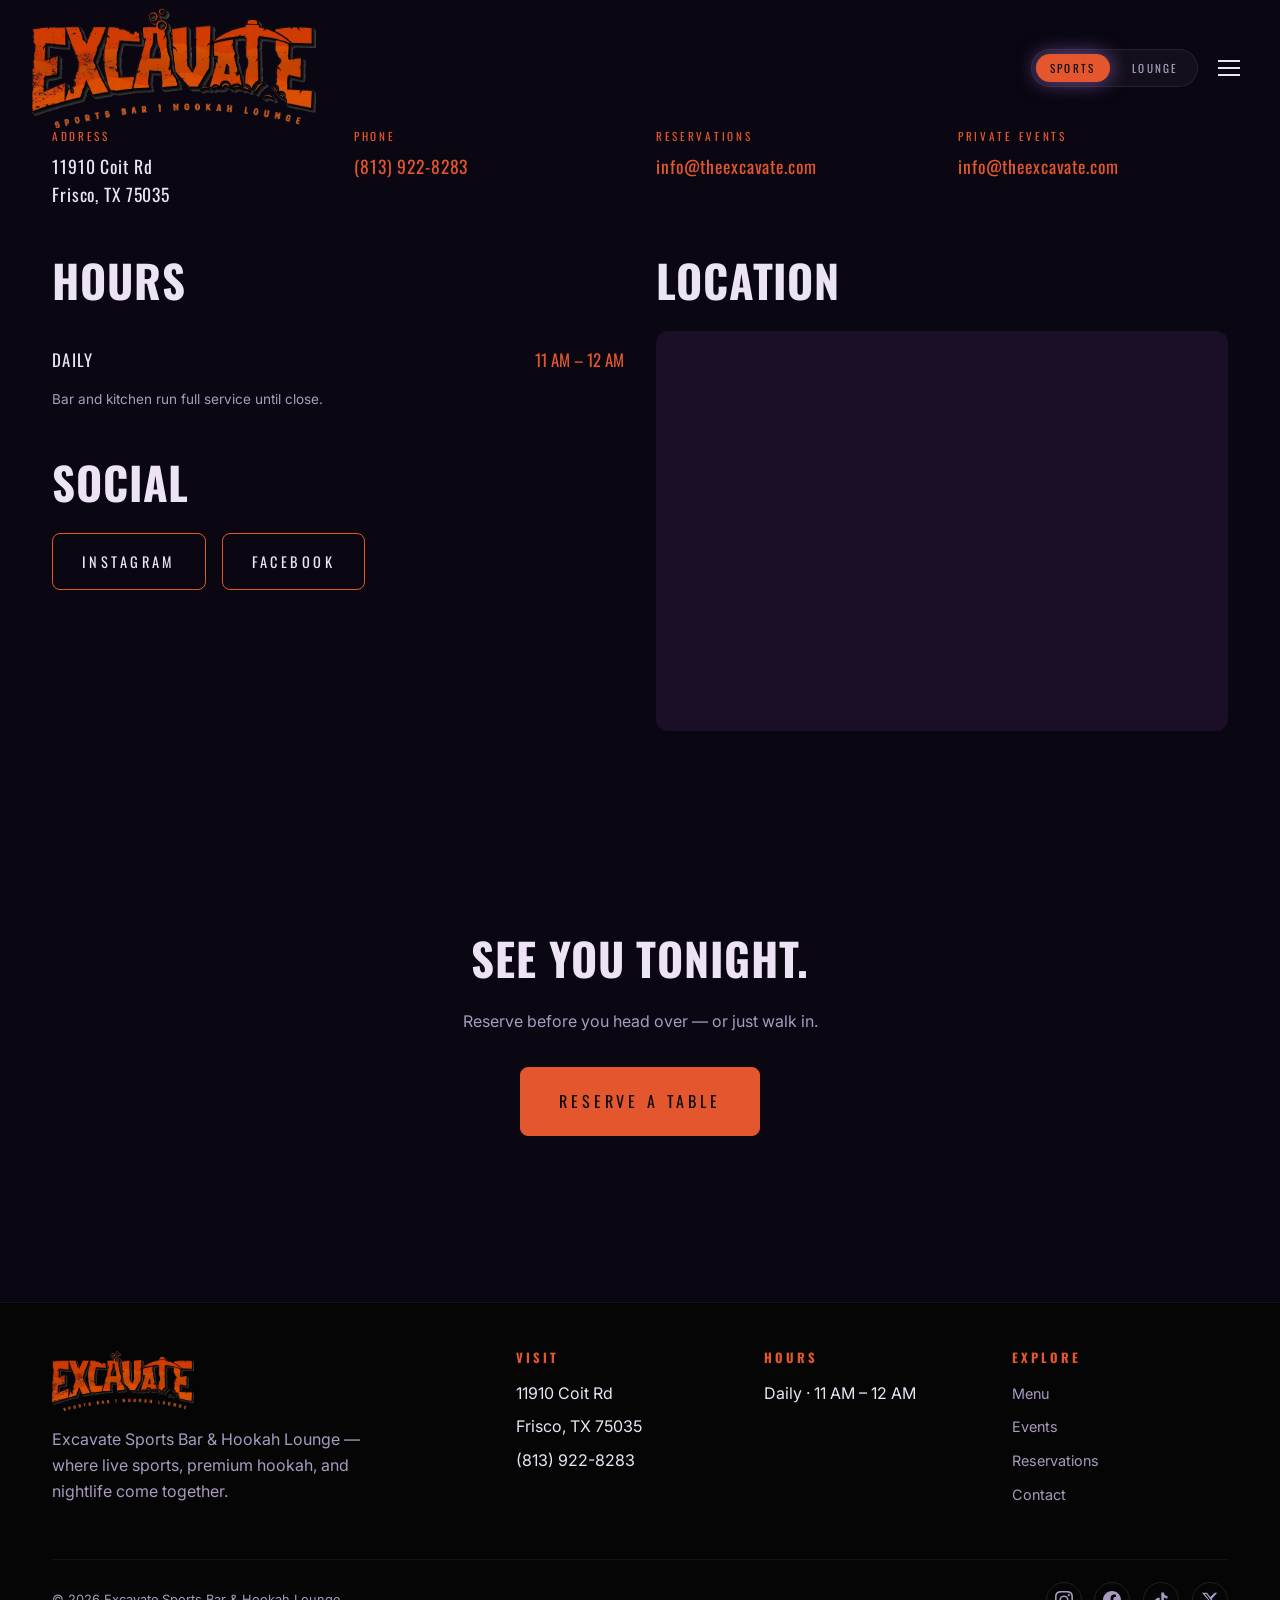
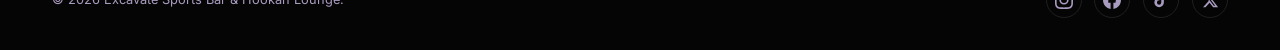
<file: contact.html>
<!DOCTYPE html>
<html lang="en">
<head>
  <meta charset="UTF-8" />
  <meta name="viewport" content="width=device-width, initial-scale=1.0" />
  <title>Contact Excavate Hookah Lounge | Frisco, TX — Hours & Location</title>
  <meta name="description" content="Visit Excavate Hookah Lounge at 11910 Coit Rd, Frisco, TX 75035. Open Sun–Thu 4PM–12AM, Fri–Sat 4PM–2AM. Call (813) 922-8283 or reserve online." />
  <link rel="canonical" href="https://theexcavate.com/contact.html" />

  
  
  <link rel="apple-touch-icon" href="assets/logo.png" />
  <link href="https://fonts.googleapis.com/css2?family=Oswald:wght@400;600;700&family=Inter:wght@300;400;500;600&display=swap" rel="stylesheet" />
  <link rel="stylesheet" href="styles.css?v=5" />
</head>
<body data-mode="sports">

  <!-- Nav overlay -->
  <div class="nav-overlay" id="navOverlay"></div>

    <!-- Nav drawer (outside nav to avoid stacking context issues) -->
  <ul class="nav-links" id="navLinks">
    <li><a href="index.html">Home</a></li>
    <li><a href="menu.html">Menu</a></li>
    <li><a href="events.html">Events</a></li>
    <li><a href="gallery.html">Gallery</a></li>
    <li><a href="reserve.html">Reserve</a></li>
    <li><a href="about.html">About</a></li>
    <li><a href="contact.html" class="active">Contact</a></li>
    <li><a href="follow.html">Follow Us</a></li>
  </ul>

  <nav class="nav" id="nav">
    <div class="nav-inner">
      <a href="index.html" class="nav-brand"><img src="assets/logo.png" alt="Excavate" /></a>
      <div class="nav-right">
      <div class="nav-mode-toggle" role="tablist">
        <button data-mode-btn="sports" type="button">Sports</button>
        <button data-mode-btn="lounge" type="button">Lounge</button>
      </div>
      <button class="nav-toggle" id="navToggle" aria-label="Menu"><span></span><span></span><span></span></button>
      </div>
    </div>
  </nav>


  <section class="section">
    <div class="container">
      <div class="info-grid mb-3">
        <div class="info-block">
          <div class="label">Address</div>
          <div class="value">11910 Coit Rd<br>Frisco, TX 75035</div>
        </div>
        <div class="info-block">
          <div class="label">Phone</div>
          <div class="value"><a href="tel:+18139228283">(813) 922-8283</a></div>
        </div>
        <div class="info-block">
          <div class="label">Reservations</div>
          <div class="value"><a href="mailto:info@theexcavate.com">info@theexcavate.com</a></div>
        </div>
        <div class="info-block">
          <div class="label">Private Events</div>
          <div class="value"><a href="mailto:info@theexcavate.com">info@theexcavate.com</a></div>
        </div>
      </div>

      <div class="grid-2">
        <div>
          <h2>Hours</h2>
          <ul class="menu-list sports-only">
            <li><span class="item-name">Daily</span><span class="item-price">11 AM – 12 AM</span></li>
          </ul>
          <ul class="menu-list lounge-only">
            <li><span class="item-name">Sunday – Thursday</span><span class="item-price">4 PM – 12 AM</span></li>
            <li><span class="item-name">Friday – Saturday</span><span class="item-price">4 PM – 2 AM</span></li>
          </ul>
          <p class="muted lounge-only" style="font-size:0.85rem;">Kitchen closes 1 hour before close. Hookah &amp; bar run full service until close.</p>
          <p class="muted sports-only" style="font-size:0.85rem;">Bar and kitchen run full service until close.</p>

          <h2 class="mt-3">Social</h2>
          <div class="cta-row" style="justify-content:flex-start;">
            <a href="https://www.instagram.com/excavatesportsbar?igsh=MWQyMXh6aDhtbXd2bQ%3D%3D&utm_source=qr" class="btn" target="_blank" rel="noopener">Instagram</a>
            <a href="https://www.facebook.com/profile.php?id=61589511382268&mibextid=wwXIfr&rdid=In4ixU3DoGzmxq71&share_url=https%3A%2F%2Fwww.facebook.com%2Fshare%2F14dCfkYbKYc%2F%3Fmibextid%3DwwXIfr%26ref%3D1#" class="btn" target="_blank" rel="noopener">Facebook</a>
          </div>
        </div>
        <div>
          <h2>Location</h2>
          <iframe
            src="https://maps.google.com/maps?q=EXCAVATE+SPORTS+BAR+%26+HOOKAH+LOUNGE,+11910+Coit+Rd,+Frisco,+TX+75035&z=17&output=embed"
            class="map-embed" width="100%" height="400"
            style="border:0;" allowfullscreen="" loading="lazy"
            referrerpolicy="no-referrer-when-downgrade"
            title="Excavate Sports Bar & Hookah Lounge location"></iframe>
        </div>
      </div>
    </div>
  </section>

  <section class="section text-center">
    <div class="container">
      <h2>See You Tonight.</h2>
      <p class="muted" style="max-width:520px; margin:0 auto 2rem;">Reserve before you head over — or just walk in.</p>
      <a href="reserve.html" class="btn btn-solid btn-xl">Reserve a Table</a>
    </div>
  </section>

  <footer class="footer">
    <div class="container">
      <div class="footer-inner">
        <div><img src="assets/logo.png" alt="Excavate" style="height:60px; margin-bottom:1rem;" /><p class="muted" style="max-width:320px;">Excavate Sports Bar &amp; Hookah Lounge — where live sports, premium hookah, and nightlife come together.</p></div>
        <div><h4>Visit</h4><ul><li>11910 Coit Rd</li><li>Frisco, TX 75035</li><li>(813) 922-8283</li></ul></div>
        <div><h4>Hours</h4><ul class="sports-only"><li>Daily · 11 AM – 12 AM</li></ul><ul class="lounge-only"><li>Sun–Thu · 4 PM – 12 AM</li><li>Fri–Sat · 4 PM – 2 AM</li></ul></div>
        <div><h4>Explore</h4><ul><li><a href="menu.html">Menu</a></li><li><a href="events.html">Events</a></li><li><a href="reserve.html">Reservations</a></li><li><a href="contact.html">Contact</a></li></ul></div>
      </div>
      <div class="legal"><span>© <span id="year"></span> Excavate Sports Bar &amp; Hookah Lounge.</span><div class="socials" aria-label="Social media"><a href="https://www.instagram.com/excavatesportsbar?igsh=MWQyMXh6aDhtbXd2bQ%3D%3D&utm_source=qr" aria-label="Instagram" target="_blank"><svg viewBox="0 0 24 24" fill="currentColor" width="18" height="18"><path d="M12 2.163c3.204 0 3.584.012 4.85.07 1.366.062 2.633.334 3.608 1.308.975.975 1.246 2.242 1.308 3.608.058 1.266.07 1.646.07 4.85s-.012 3.584-.07 4.85c-.062 1.366-.334 2.633-1.308 3.608-.975.975-2.242 1.246-3.608 1.308-1.266.058-1.646.07-4.85.07s-3.584-.012-4.85-.07c-1.366-.062-2.633-.334-3.608-1.308-.975-.975-1.246-2.242-1.308-3.608C2.175 15.584 2.163 15.204 2.163 12s.012-3.584.07-4.85c.062-1.366.334-2.633 1.308-3.608.975-.975 2.242-1.246 3.608-1.308C8.416 2.175 8.796 2.163 12 2.163zm0-2.163C8.741 0 8.332.014 7.052.072 5.197.157 3.355.673 2.014 2.014.673 3.355.157 5.197.072 7.052.014 8.332 0 8.741 0 12c0 3.259.014 3.668.072 4.948.085 1.855.601 3.697 1.942 5.038 1.341 1.341 3.183 1.857 5.038 1.942C8.332 23.986 8.741 24 12 24c3.259 0 3.668-.014 4.948-.072 1.855-.085 3.697-.601 5.038-1.942 1.341-1.341 1.857-3.183 1.942-5.038.058-1.28.072-1.689.072-4.948 0-3.259-.014-3.668-.072-4.948-.085-1.855-.601-3.697-1.942-5.038C20.645.673 18.803.157 16.948.072 15.668.014 15.259 0 12 0zm0 5.838a6.162 6.162 0 1 0 0 12.324 6.162 6.162 0 0 0 0-12.324zm0 10.162a4 4 0 1 1 0-8 4 4 0 0 1 0 8zm6.406-11.845a1.44 1.44 0 1 0 0 2.881 1.44 1.44 0 0 0 0-2.881z"/></svg></a><a href="https://www.facebook.com/profile.php?id=61589511382268&mibextid=wwXIfr&rdid=In4ixU3DoGzmxq71&share_url=https%3A%2F%2Fwww.facebook.com%2Fshare%2F14dCfkYbKYc%2F%3Fmibextid%3DwwXIfr%26ref%3D1#" aria-label="Facebook" target="_blank"><svg viewBox="0 0 24 24" fill="currentColor" width="18" height="18"><path d="M24 12.073C24 5.405 18.627 0 12 0S0 5.405 0 12.073C0 18.1 4.388 23.094 10.125 24v-8.437H7.078v-3.49h3.047V9.41c0-3.025 1.792-4.697 4.533-4.697 1.312 0 2.686.236 2.686.236v2.97h-1.513c-1.491 0-1.956.93-1.956 1.886v2.267h3.328l-.532 3.49h-2.796V24C19.612 23.094 24 18.1 24 12.073z"/></svg></a><a href="#" aria-label="TikTok"><svg viewBox="0 0 24 24" fill="currentColor" width="18" height="18"><path d="M19.59 6.69a4.83 4.83 0 0 1-3.77-4.25V2h-3.45v13.67a2.89 2.89 0 0 1-2.88 2.5 2.89 2.89 0 0 1-2.89-2.89 2.89 2.89 0 0 1 2.89-2.89c.28 0 .54.04.79.1V9.01a6.33 6.33 0 0 0-.79-.05 6.34 6.34 0 0 0-6.34 6.34 6.34 6.34 0 0 0 6.34 6.34 6.34 6.34 0 0 0 6.33-6.34V8.69a8.17 8.17 0 0 0 4.78 1.52V6.75a4.85 4.85 0 0 1-1.01-.06z"/></svg></a><a href="#" aria-label="X"><svg viewBox="0 0 24 24" fill="currentColor" width="18" height="18"><path d="M18.244 2.25h3.308l-7.227 8.26 8.502 11.24H16.17l-4.714-6.231-5.401 6.231H2.744l7.737-8.835L1.254 2.25H8.08l4.261 5.636 5.903-5.636zm-1.161 17.52h1.833L7.084 4.126H5.117z"/></svg></a></div></div>
    </div>
  </footer>

  <div class="mode-flash" id="modeFlash"></div>
  <script src="app.js"></script>
</body>
</html>
</file>
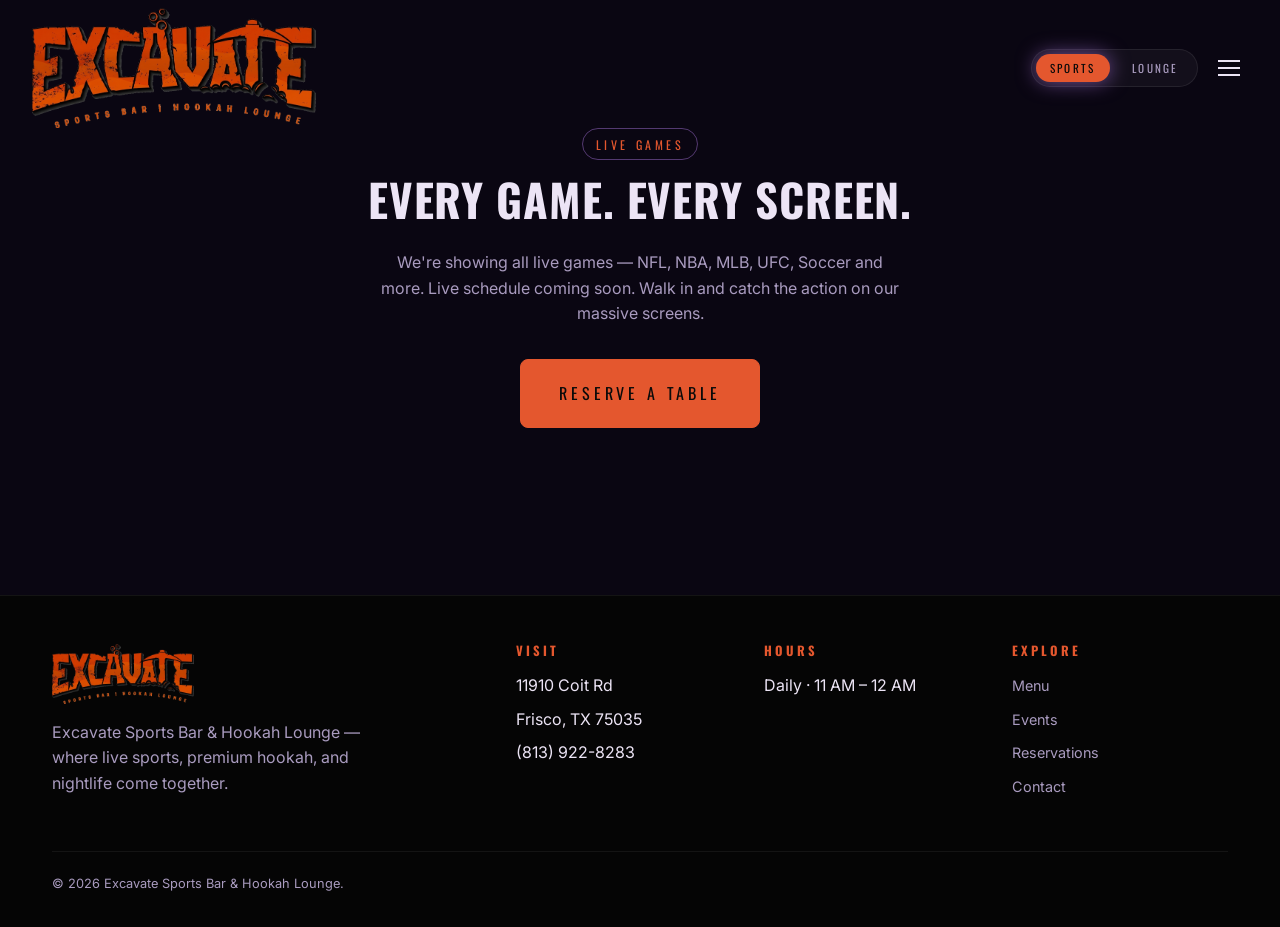
<file: events.html>
<!DOCTYPE html>
<html lang="en">
<head>
  <meta charset="UTF-8" />
  <meta name="viewport" content="width=device-width, initial-scale=1.0" />
  <title>Events | Excavate Sports Bar & Hookah Lounge — Frisco, TX</title>
  <meta name="description" content="Events at Excavate Sports Bar & Hookah Lounge in Frisco, TX. Stay tuned for upcoming events." />
  <link rel="canonical" href="https://theexcavate.com/events.html" />
  <link rel="icon" type="image/png" href="assets/logo.png" />
  <link rel="apple-touch-icon" href="assets/logo.png" />
  <link href="https://fonts.googleapis.com/css2?family=Oswald:wght@400;600;700&family=Inter:wght@300;400;500;600&display=swap" rel="stylesheet" />
  <link rel="stylesheet" href="styles.css?v=5" />
</head>
<body data-mode="sports">

  <!-- Nav overlay -->
  <div class="nav-overlay" id="navOverlay"></div>

  <!-- Nav drawer -->
  <ul class="nav-links" id="navLinks">
    <li><a href="index.html">Home</a></li>
    <li><a href="menu.html">Menu</a></li>
    <li><a href="events.html" class="active">Events</a></li>
    <li><a href="gallery.html">Gallery</a></li>
    <li><a href="reserve.html">Reserve</a></li>
    <li><a href="about.html">About</a></li>
    <li><a href="contact.html">Contact</a></li>
    <li><a href="follow.html">Follow Us</a></li>
  </ul>

  <nav class="nav" id="nav">
    <div class="nav-inner">
      <a href="index.html" class="nav-brand"><img src="assets/logo.png" alt="Excavate" /></a>
      <div class="nav-right">
        <div class="nav-mode-toggle" role="tablist">
          <button data-mode-btn="sports" type="button">Sports</button>
          <button data-mode-btn="lounge" type="button">Lounge</button>
        </div>
        <button class="nav-toggle" id="navToggle" aria-label="Menu"><span></span><span></span><span></span></button>
      </div>
    </div>
  </nav>

  <section class="section text-center">
    <div class="container">
      <span class="eyebrow">Live Games</span>
      <h2>Every Game. Every Screen.</h2>
      <p class="muted" style="max-width:520px; margin:0 auto 2rem;">We're showing all live games — NFL, NBA, MLB, UFC, Soccer and more. Live schedule coming soon. Walk in and catch the action on our massive screens.</p>
      <a href="reserve.html" class="btn btn-solid btn-xl">Reserve a Table</a>
    </div>
  </section>

  <footer class="footer">
    <div class="container">
      <div class="footer-inner">
        <div><img src="assets/logo.png" alt="Excavate" style="height:60px; margin-bottom:1rem;" /><p class="muted" style="max-width:320px;">Excavate Sports Bar &amp; Hookah Lounge — where live sports, premium hookah, and nightlife come together.</p></div>
        <div><h4>Visit</h4><ul><li>11910 Coit Rd</li><li>Frisco, TX 75035</li><li>(813) 922-8283</li></ul></div>
        <div><h4>Hours</h4><ul class="sports-only"><li>Daily · 11 AM – 12 AM</li></ul><ul class="lounge-only"><li>Sun–Thu · 4 PM – 12 AM</li><li>Fri–Sat · 4 PM – 2 AM</li></ul></div>
        <div><h4>Explore</h4><ul><li><a href="menu.html">Menu</a></li><li><a href="events.html">Events</a></li><li><a href="reserve.html">Reservations</a></li><li><a href="contact.html">Contact</a></li></ul></div>
      </div>
      <div class="legal"><span>© <span id="year"></span> Excavate Sports Bar &amp; Hookah Lounge.</span></div>
    </div>
  </footer>

  <div class="mode-flash" id="modeFlash"></div>
  <script src="app.js"></script>
</body>
</html>
</file>
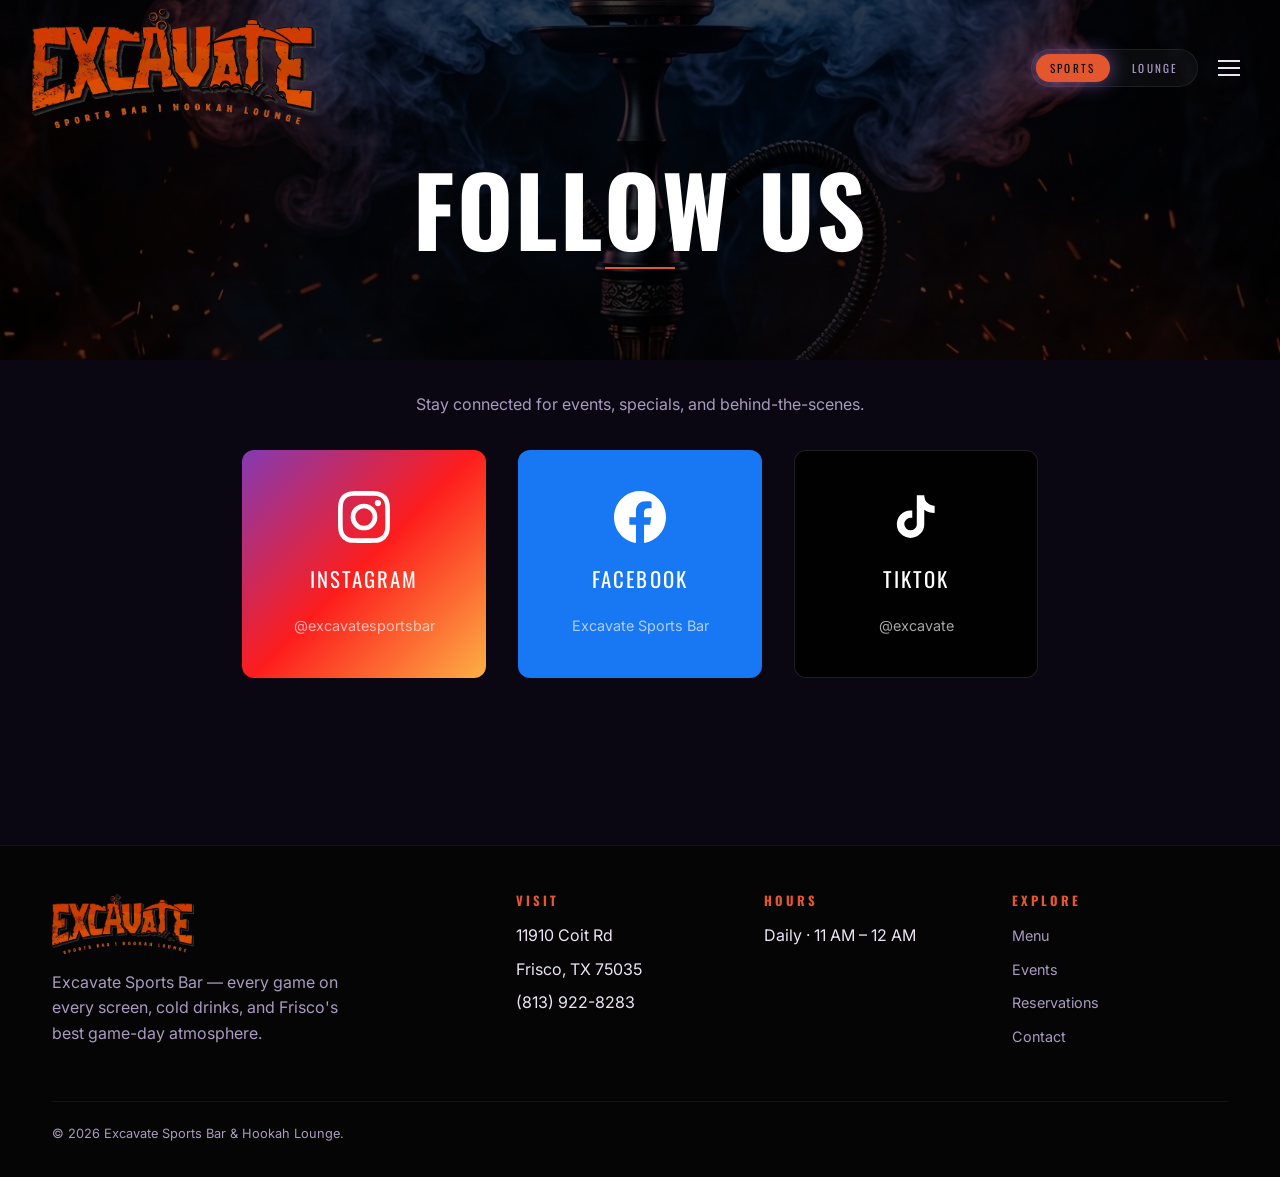
<file: follow.html>
<!DOCTYPE html>
<html lang="en">
<head>
  <meta charset="UTF-8" />
  <meta name="viewport" content="width=device-width, initial-scale=1.0" />
  <title>Follow Us | Excavate Sports Bar & Hookah Lounge</title>
  <meta name="description" content="Follow Excavate Sports Bar & Hookah Lounge on Instagram, Facebook, and TikTok for updates, events, and more." />
  <link rel="icon" type="image/png" href="assets/logo.png" />
  <link rel="apple-touch-icon" href="assets/logo.png" />
  <link href="https://fonts.googleapis.com/css2?family=Oswald:wght@400;600;700&family=Inter:wght@300;400;500;600&display=swap" rel="stylesheet" />
  <link rel="stylesheet" href="styles.css?v=5" />
  <style>
    .follow-hero {
      position: relative;
      min-height: 40vh;
      display: flex;
      align-items: center;
      justify-content: center;
      text-align: center;
      background: url('assets/hero-bg.png') center/cover no-repeat;
      padding-top: 140px;
      padding-bottom: 60px;
    }
    .follow-hero::before {
      content: '';
      position: absolute;
      inset: 0;
      background: rgba(0,0,0,0.65);
      z-index: 0;
    }
    .follow-hero-inner { position: relative; z-index: 1; }
    .follow-hero-title {
      font-size: clamp(3rem, 8vw, 6rem);
      color: #fff;
      margin: 0 0 0.4rem;
      text-transform: uppercase;
      line-height: 1;
    }
    .follow-hero-divider { width: 70px; height: 2px; background: #e4572e; margin: 0.7rem auto; }

    .social-cards {
      display: grid;
      grid-template-columns: repeat(auto-fit, minmax(240px, 1fr));
      gap: 2rem;
      margin-top: 2rem;
    }
    .social-card {
      display: flex;
      flex-direction: column;
      align-items: center;
      justify-content: center;
      gap: 1.2rem;
      padding: 2.5rem 2rem;
      border-radius: 12px;
      text-decoration: none;
      transition: transform 200ms ease, box-shadow 200ms ease;
    }
    .social-card:hover { transform: translateY(-4px); }
    .social-card svg { width: 52px; height: 52px; }
    .social-card-name {
      font-family: 'Oswald', sans-serif;
      font-size: 1.3rem;
      letter-spacing: 0.1em;
      text-transform: uppercase;
      color: #fff;
    }
    .social-card-handle {
      font-size: 0.9rem;
      color: rgba(255,255,255,0.65);
    }
    .social-card.instagram { background: linear-gradient(135deg, #833ab4, #fd1d1d, #fcb045); }
    .social-card.facebook  { background: #1877f2; }
    .social-card.tiktok    { background: #010101; border: 1px solid rgba(255,255,255,0.12); }
  </style>
</head>
<body data-mode="sports">

  <div class="nav-overlay" id="navOverlay"></div>
  <ul class="nav-links" id="navLinks">
    <li><a href="index.html">Home</a></li>
    <li><a href="menu.html">Menu</a></li>
    <li><a href="events.html">Events</a></li>
    <li><a href="gallery.html">Gallery</a></li>
    <li><a href="reserve.html">Reserve</a></li>
    <li><a href="about.html">About</a></li>
    <li><a href="contact.html">Contact</a></li>
    <li><a href="follow.html" class="active">Follow Us</a></li>
  </ul>

  <nav class="nav" id="nav">
    <div class="nav-inner">
      <a href="index.html" class="nav-brand"><img src="assets/logo.png" alt="Excavate" /></a>
      <div class="nav-right">
        <div class="nav-mode-toggle" role="tablist">
          <button data-mode-btn="sports" type="button">Sports</button>
          <button data-mode-btn="lounge" type="button">Lounge</button>
        </div>
        <button class="nav-toggle" id="navToggle" aria-label="Menu"><span></span><span></span><span></span></button>
      </div>
    </div>
  </nav>

  <header class="follow-hero">
    <div class="follow-hero-inner">
      <h1 class="follow-hero-title">Follow Us</h1>
      <div class="follow-hero-divider"></div>
    </div>
  </header>

  <section class="section" style="padding-top: 2rem;">
    <div class="container" style="max-width: 860px;">
      <p class="text-center muted" style="margin-bottom: 0;">Stay connected for events, specials, and behind-the-scenes.</p>
      <div class="social-cards">

        <a class="social-card instagram" href="https://www.instagram.com/excavatesportsbar?igsh=MWQyMXh6aDhtbXd2bQ%3D%3D&utm_source=qr" target="_blank" rel="noopener">
          <svg viewBox="0 0 24 24" fill="#fff"><path d="M12 2.163c3.204 0 3.584.012 4.85.07 1.366.062 2.633.334 3.608 1.308.975.975 1.246 2.242 1.308 3.608.058 1.266.07 1.646.07 4.85s-.012 3.584-.07 4.85c-.062 1.366-.334 2.633-1.308 3.608-.975.975-2.242 1.246-3.608 1.308-1.266.058-1.646.07-4.85.07s-3.584-.012-4.85-.07c-1.366-.062-2.633-.334-3.608-1.308-.975-.975-1.246-2.242-1.308-3.608C2.175 15.584 2.163 15.204 2.163 12s.012-3.584.07-4.85c.062-1.366.334-2.633 1.308-3.608.975-.975 2.242-1.246 3.608-1.308C8.416 2.175 8.796 2.163 12 2.163zm0-2.163C8.741 0 8.332.014 7.052.072 5.197.157 3.355.673 2.014 2.014.673 3.355.157 5.197.072 7.052.014 8.332 0 8.741 0 12c0 3.259.014 3.668.072 4.948.085 1.855.601 3.697 1.942 5.038 1.341 1.341 3.183 1.857 5.038 1.942C8.332 23.986 8.741 24 12 24c3.259 0 3.668-.014 4.948-.072 1.855-.085 3.697-.601 5.038-1.942 1.341-1.341 1.857-3.183 1.942-5.038.058-1.28.072-1.689.072-4.948 0-3.259-.014-3.668-.072-4.948-.085-1.855-.601-3.697-1.942-5.038C20.645.673 18.803.157 16.948.072 15.668.014 15.259 0 12 0zm0 5.838a6.162 6.162 0 1 0 0 12.324 6.162 6.162 0 0 0 0-12.324zm0 10.162a4 4 0 1 1 0-8 4 4 0 0 1 0 8zm6.406-11.845a1.44 1.44 0 1 0 0 2.881 1.44 1.44 0 0 0 0-2.881z"/></svg>
          <span class="social-card-name">Instagram</span>
          <span class="social-card-handle">@excavatesportsbar</span>
        </a>

        <a class="social-card facebook" href="https://www.facebook.com/profile.php?id=61589511382268&mibextid=wwXIfr" target="_blank" rel="noopener">
          <svg viewBox="0 0 24 24" fill="#fff"><path d="M24 12.073C24 5.405 18.627 0 12 0S0 5.405 0 12.073C0 18.1 4.388 23.094 10.125 24v-8.437H7.078v-3.49h3.047V9.41c0-3.025 1.792-4.697 4.533-4.697 1.312 0 2.686.236 2.686.236v2.97h-1.513c-1.491 0-1.956.93-1.956 1.886v2.267h3.328l-.532 3.49h-2.796V24C19.612 23.094 24 18.1 24 12.073z"/></svg>
          <span class="social-card-name">Facebook</span>
          <span class="social-card-handle">Excavate Sports Bar</span>
        </a>

        <a class="social-card tiktok" href="#" target="_blank" rel="noopener">
          <svg viewBox="0 0 24 24" fill="#fff"><path d="M19.59 6.69a4.83 4.83 0 0 1-3.77-4.25V2h-3.45v13.67a2.89 2.89 0 0 1-2.88 2.5 2.89 2.89 0 0 1-2.89-2.89 2.89 2.89 0 0 1 2.89-2.89c.28 0 .54.04.79.1V9.01a6.33 6.33 0 0 0-.79-.05 6.34 6.34 0 0 0-6.34 6.34 6.34 6.34 0 0 0 6.34 6.34 6.34 6.34 0 0 0 6.33-6.34V8.69a8.17 8.17 0 0 0 4.78 1.52V6.75a4.85 4.85 0 0 1-1.01-.06z"/></svg>
          <span class="social-card-name">TikTok</span>
          <span class="social-card-handle">@excavate</span>
        </a>

      </div>
    </div>
  </section>

  <footer class="footer">
    <div class="container">
      <div class="footer-inner">
        <div><img src="assets/logo.png" alt="Excavate" style="height:60px; margin-bottom:1rem;" />
          <p class="muted sports-only" style="max-width:320px;">Excavate Sports Bar — every game on every screen, cold drinks, and Frisco's best game-day atmosphere.</p>
          <p class="muted lounge-only" style="max-width:320px;">Excavate Hookah Lounge — premium hookah, craft cocktails, and a nightlife experience built for those who seek more.</p>
        </div>
        <div><h4>Visit</h4><ul><li>11910 Coit Rd</li><li>Frisco, TX 75035</li><li>(813) 922-8283</li></ul></div>
        <div><h4>Hours</h4>
          <ul class="sports-only"><li>Daily · 11 AM – 12 AM</li></ul>
          <ul class="lounge-only"><li>Sun–Thu · 4 PM – 12 AM</li><li>Fri–Sat · 4 PM – 2 AM</li></ul>
        </div>
        <div><h4>Explore</h4><ul><li><a href="menu.html">Menu</a></li><li><a href="events.html">Events</a></li><li><a href="reserve.html">Reservations</a></li><li><a href="contact.html">Contact</a></li></ul></div>
      </div>
      <div class="legal"><span>© <span id="year"></span> Excavate Sports Bar &amp; Hookah Lounge.</span></div>
    </div>
  </footer>

  <div class="mode-flash" id="modeFlash"></div>
  <script src="app.js"></script>
</body>
</html>
</file>
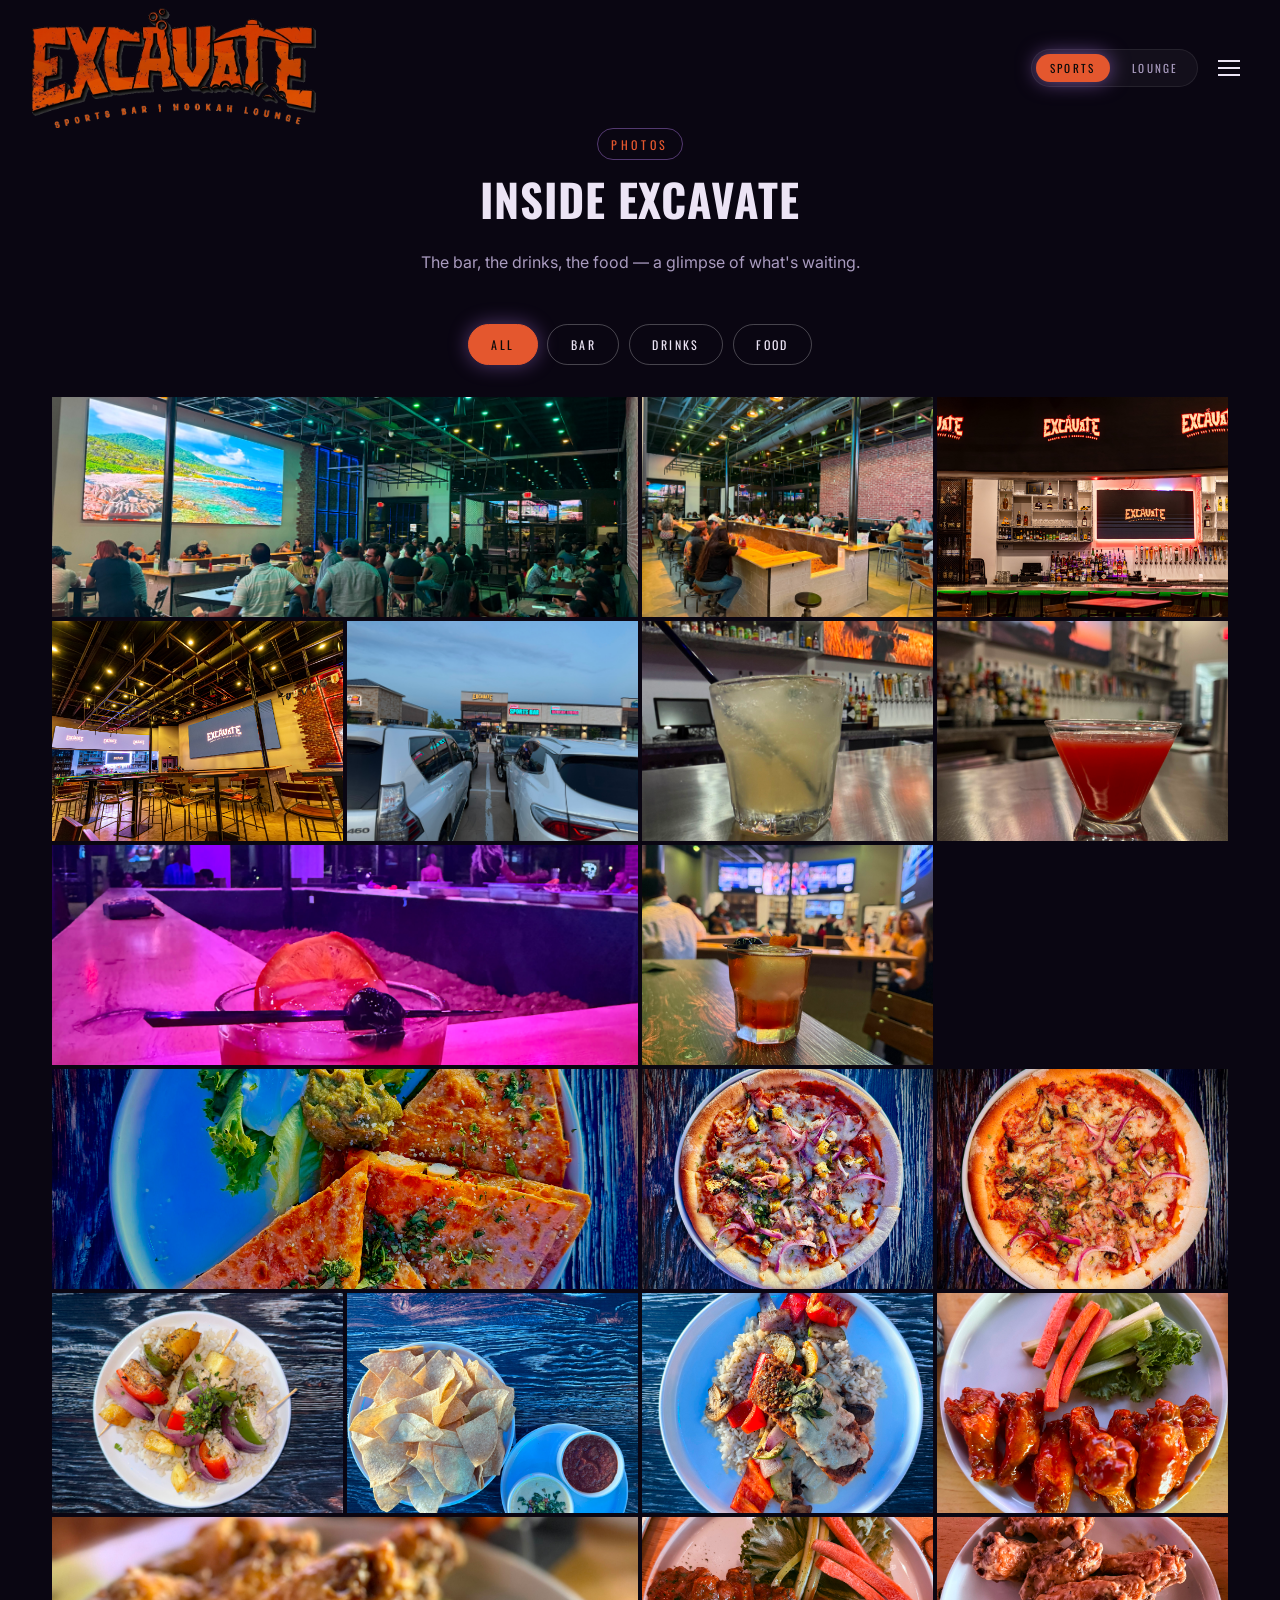
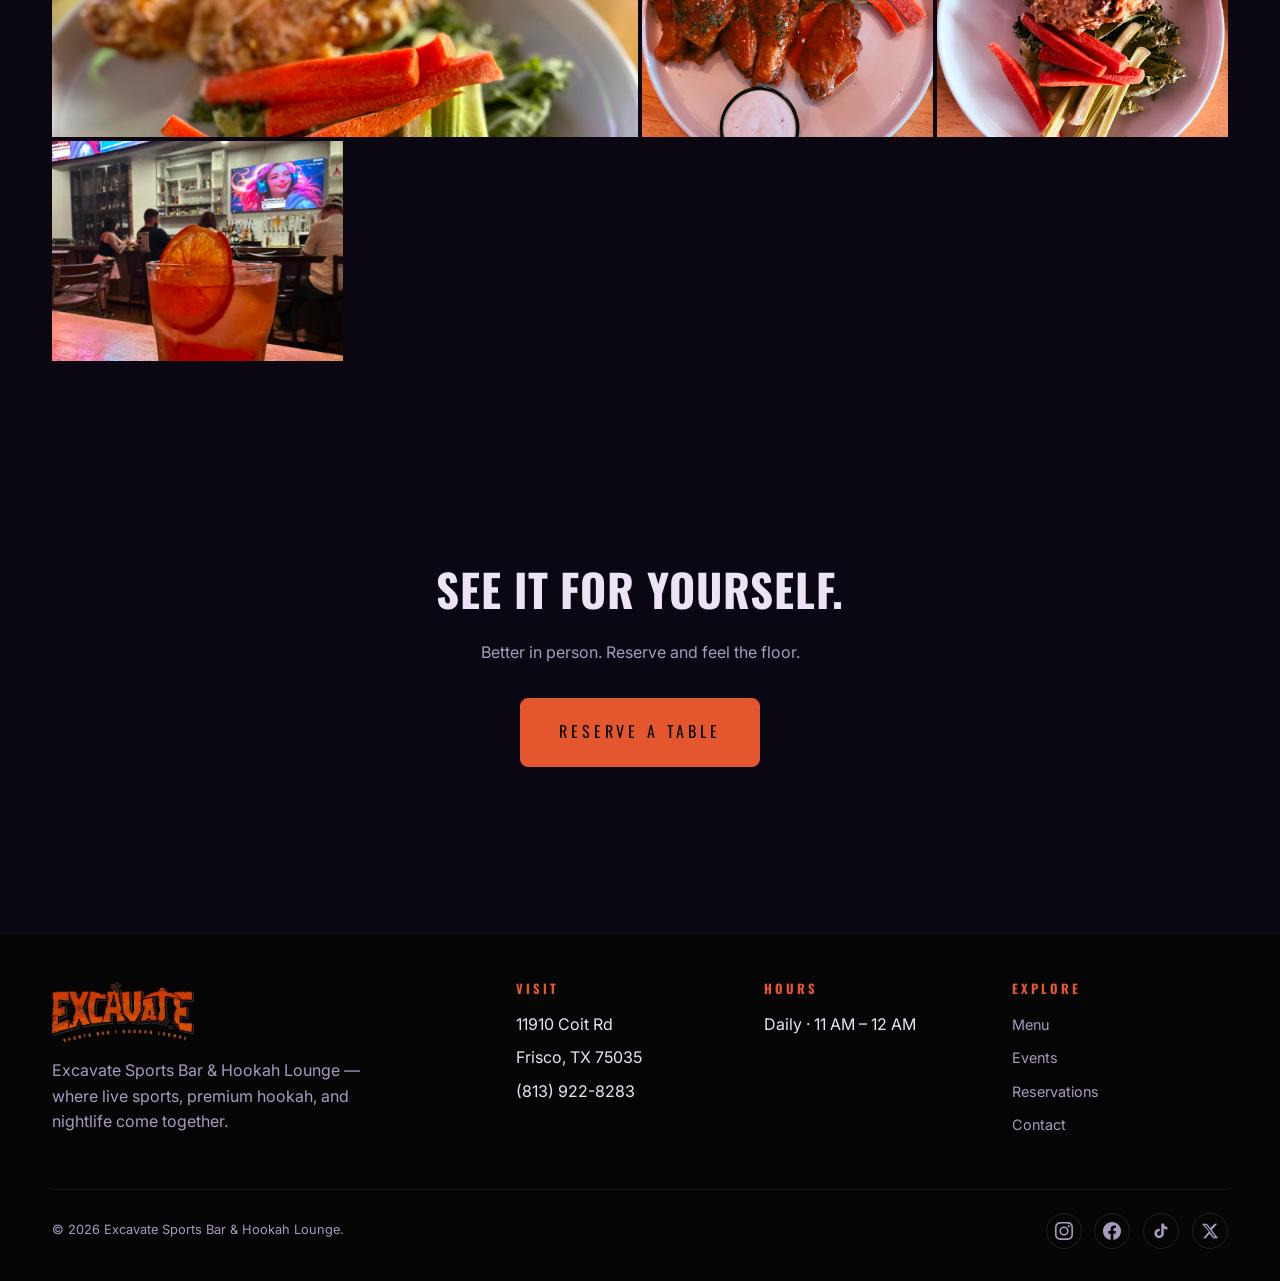
<file: gallery.html>
<!DOCTYPE html>
<html lang="en">
<head>
  <meta charset="UTF-8" />
  <meta name="viewport" content="width=device-width, initial-scale=1.0" />
  <title>Gallery | Excavate Hookah Lounge — Frisco, TX</title>
  <meta name="description" content="See inside Excavate Hookah Lounge in Frisco, TX — the atmosphere, the smoke, the VIP booths, and the nightlife that sets us apart." />
  <link rel="canonical" href="https://theexcavate.com/gallery.html" />
  <link rel="icon" type="image/png" href="assets/logo.png" />
  <link rel="apple-touch-icon" href="assets/logo.png" />
  <link href="https://fonts.googleapis.com/css2?family=Oswald:wght@400;600;700&family=Inter:wght@300;400;500;600&display=swap" rel="stylesheet" />
  <link rel="stylesheet" href="styles.css?v=5" />
</head>
<body data-mode="sports">

  <!-- Nav overlay -->
  <div class="nav-overlay" id="navOverlay"></div>

    <!-- Nav drawer (outside nav to avoid stacking context issues) -->
  <ul class="nav-links" id="navLinks">
    <li><a href="index.html">Home</a></li>
    <li><a href="menu.html">Menu</a></li>
    <li><a href="events.html">Events</a></li>
    <li><a href="gallery.html" class="active">Gallery</a></li>
    <li><a href="reserve.html">Reserve</a></li>
    <li><a href="about.html">About</a></li>
    <li><a href="contact.html">Contact</a></li>
    <li><a href="follow.html">Follow Us</a></li>
  </ul>

  <nav class="nav" id="nav">
    <div class="nav-inner">
      <a href="index.html" class="nav-brand"><img src="assets/logo.png" alt="Excavate" /></a>
      <div class="nav-right">
      <div class="nav-mode-toggle" role="tablist">
        <button data-mode-btn="sports" type="button">Sports</button>
        <button data-mode-btn="lounge" type="button">Lounge</button>
      </div>
      <button class="nav-toggle" id="navToggle" aria-label="Menu"><span></span><span></span><span></span></button>
      </div>
    </div>
  </nav>


  <section class="section">
    <div class="container">
      <div class="text-center mb-3">
        <span class="eyebrow">Photos</span>
        <h2>Inside Excavate</h2>
        <p class="muted" style="max-width:520px;margin:0 auto 2rem;">The bar, the drinks, the food — a glimpse of what's waiting.</p>
      </div>

      <!-- Filter tabs -->
      <div class="menu-tabs" id="galleryTabs" style="margin-bottom:2rem;">
        <button class="menu-tab active" data-filter="all">All</button>
        <button class="menu-tab" data-filter="bar">Bar</button>
        <button class="menu-tab" data-filter="drinks">Drinks</button>
        <button class="menu-tab" data-filter="food">Food</button>
      </div>

      <!-- Gallery grid -->
      <div class="gallery-full" id="galleryGrid">
        <!-- Bar -->
        <div class="gtile gtile-wide" data-cat="bar"><img src="assets/gallery/bar_1.jpeg" alt="Bar" style="width:100%;height:100%;object-fit:cover;" /></div>
        <div class="gtile" data-cat="bar"><img src="assets/gallery/bar_2.jpeg" alt="Bar" style="width:100%;height:100%;object-fit:cover;" /></div>
        <div class="gtile" data-cat="bar"><img src="assets/gallery/bar_3.jpeg" alt="Bar" style="width:100%;height:100%;object-fit:cover;" /></div>
        <div class="gtile" data-cat="bar"><img src="assets/gallery/bar_4.jpeg" alt="Bar" style="width:100%;height:100%;object-fit:cover;" /></div>
        <div class="gtile" data-cat="bar"><img src="assets/gallery/bar_5.jpeg" alt="Bar" style="width:100%;height:100%;object-fit:cover;" /></div>
        <!-- Drinks -->
        <div class="gtile" data-cat="drinks"><img src="assets/gallery/drink_1.jpeg" alt="Drink" style="width:100%;height:100%;object-fit:cover;" /></div>
        <div class="gtile" data-cat="drinks"><img src="assets/gallery/drink_2.jpeg" alt="Drink" style="width:100%;height:100%;object-fit:cover;" /></div>
        <div class="gtile gtile-wide" data-cat="drinks"><img src="assets/gallery/drink_3.jpeg" alt="Drink" style="width:100%;height:100%;object-fit:cover;" /></div>
        <div class="gtile" data-cat="drinks"><img src="assets/gallery/drink_4.jpeg" alt="Drink" style="width:100%;height:100%;object-fit:cover;" /></div>
        <!-- Food -->
        <div class="gtile gtile-wide" data-cat="food"><img src="assets/gallery/food_1.jpeg" alt="Food" style="width:100%;height:100%;object-fit:cover;" /></div>
        <div class="gtile" data-cat="food"><img src="assets/gallery/food_2.jpeg" alt="Food" style="width:100%;height:100%;object-fit:cover;" /></div>
        <div class="gtile" data-cat="food"><img src="assets/gallery/food_3.jpeg" alt="Food" style="width:100%;height:100%;object-fit:cover;" /></div>
        <div class="gtile" data-cat="food"><img src="assets/gallery/food_4.jpeg" alt="Food" style="width:100%;height:100%;object-fit:cover;" /></div>
        <div class="gtile" data-cat="food"><img src="assets/gallery/food_5.jpeg" alt="Food" style="width:100%;height:100%;object-fit:cover;" /></div>
        <div class="gtile" data-cat="food"><img src="assets/gallery/food_6.jpeg" alt="Food" style="width:100%;height:100%;object-fit:cover;" /></div>
        <div class="gtile" data-cat="food"><img src="assets/gallery/food_7.jpeg" alt="Food" style="width:100%;height:100%;object-fit:cover;" /></div>
        <div class="gtile gtile-wide" data-cat="food"><img src="assets/gallery/food_8.jpeg" alt="Food" style="width:100%;height:100%;object-fit:cover;" /></div>
        <div class="gtile" data-cat="food"><img src="assets/gallery/food_9.jpeg" alt="Food" style="width:100%;height:100%;object-fit:cover;" /></div>
        <div class="gtile" data-cat="food"><img src="assets/gallery/food_10.jpeg" alt="Food" style="width:100%;height:100%;object-fit:cover;" /></div>
        <div class="gtile" data-cat="food"><img src="assets/gallery/food_11.jpeg" alt="Food" style="width:100%;height:100%;object-fit:cover;" /></div>
      </div>
    </div>
  </section>

  <script>
    (function () {
      const tabs = document.querySelectorAll('#galleryTabs .menu-tab');
      const tiles = document.querySelectorAll('#galleryGrid .gtile');
      tabs.forEach(tab => {
        tab.addEventListener('click', () => {
          tabs.forEach(t => t.classList.remove('active'));
          tab.classList.add('active');
          const filter = tab.dataset.filter;
          tiles.forEach(tile => {
            tile.style.display = (filter === 'all' || tile.dataset.cat === filter) ? '' : 'none';
          });
        });
      });
    })();
  </script>

  <section class="section text-center">
    <div class="container">
      <h2>See it for yourself.</h2>
      <p class="muted" style="max-width:520px; margin:0 auto 2rem;">Better in person. Reserve and feel the floor.</p>
      <a href="reserve.html" class="btn btn-solid btn-xl">Reserve a Table</a>
    </div>
  </section>

  <footer class="footer">
    <div class="container">
      <div class="footer-inner">
        <div><img src="assets/logo.png" alt="Excavate" style="height:60px; margin-bottom:1rem;" /><p class="muted" style="max-width:320px;">Excavate Sports Bar &amp; Hookah Lounge — where live sports, premium hookah, and nightlife come together.</p></div>
        <div><h4>Visit</h4><ul><li>11910 Coit Rd</li><li>Frisco, TX 75035</li><li>(813) 922-8283</li></ul></div>
        <div><h4>Hours</h4><ul class="sports-only"><li>Daily · 11 AM – 12 AM</li></ul><ul class="lounge-only"><li>Sun–Thu · 4 PM – 12 AM</li><li>Fri–Sat · 4 PM – 2 AM</li></ul></div>
        <div><h4>Explore</h4><ul><li><a href="menu.html">Menu</a></li><li><a href="events.html">Events</a></li><li><a href="reserve.html">Reservations</a></li><li><a href="contact.html">Contact</a></li></ul></div>
      </div>
      <div class="legal"><span>© <span id="year"></span> Excavate Sports Bar &amp; Hookah Lounge.</span><div class="socials" aria-label="Social media"><a href="https://www.instagram.com/excavatesportsbar?igsh=MWQyMXh6aDhtbXd2bQ%3D%3D&utm_source=qr" aria-label="Instagram" target="_blank"><svg viewBox="0 0 24 24" fill="currentColor" width="18" height="18"><path d="M12 2.163c3.204 0 3.584.012 4.85.07 1.366.062 2.633.334 3.608 1.308.975.975 1.246 2.242 1.308 3.608.058 1.266.07 1.646.07 4.85s-.012 3.584-.07 4.85c-.062 1.366-.334 2.633-1.308 3.608-.975.975-2.242 1.246-3.608 1.308-1.266.058-1.646.07-4.85.07s-3.584-.012-4.85-.07c-1.366-.062-2.633-.334-3.608-1.308-.975-.975-1.246-2.242-1.308-3.608C2.175 15.584 2.163 15.204 2.163 12s.012-3.584.07-4.85c.062-1.366.334-2.633 1.308-3.608.975-.975 2.242-1.246 3.608-1.308C8.416 2.175 8.796 2.163 12 2.163zm0-2.163C8.741 0 8.332.014 7.052.072 5.197.157 3.355.673 2.014 2.014.673 3.355.157 5.197.072 7.052.014 8.332 0 8.741 0 12c0 3.259.014 3.668.072 4.948.085 1.855.601 3.697 1.942 5.038 1.341 1.341 3.183 1.857 5.038 1.942C8.332 23.986 8.741 24 12 24c3.259 0 3.668-.014 4.948-.072 1.855-.085 3.697-.601 5.038-1.942 1.341-1.341 1.857-3.183 1.942-5.038.058-1.28.072-1.689.072-4.948 0-3.259-.014-3.668-.072-4.948-.085-1.855-.601-3.697-1.942-5.038C20.645.673 18.803.157 16.948.072 15.668.014 15.259 0 12 0zm0 5.838a6.162 6.162 0 1 0 0 12.324 6.162 6.162 0 0 0 0-12.324zm0 10.162a4 4 0 1 1 0-8 4 4 0 0 1 0 8zm6.406-11.845a1.44 1.44 0 1 0 0 2.881 1.44 1.44 0 0 0 0-2.881z"/></svg></a><a href="https://www.facebook.com/profile.php?id=61589511382268&mibextid=wwXIfr&rdid=In4ixU3DoGzmxq71&share_url=https%3A%2F%2Fwww.facebook.com%2Fshare%2F14dCfkYbKYc%2F%3Fmibextid%3DwwXIfr%26ref%3D1#" aria-label="Facebook" target="_blank"><svg viewBox="0 0 24 24" fill="currentColor" width="18" height="18"><path d="M24 12.073C24 5.405 18.627 0 12 0S0 5.405 0 12.073C0 18.1 4.388 23.094 10.125 24v-8.437H7.078v-3.49h3.047V9.41c0-3.025 1.792-4.697 4.533-4.697 1.312 0 2.686.236 2.686.236v2.97h-1.513c-1.491 0-1.956.93-1.956 1.886v2.267h3.328l-.532 3.49h-2.796V24C19.612 23.094 24 18.1 24 12.073z"/></svg></a><a href="#" aria-label="TikTok"><svg viewBox="0 0 24 24" fill="currentColor" width="18" height="18"><path d="M19.59 6.69a4.83 4.83 0 0 1-3.77-4.25V2h-3.45v13.67a2.89 2.89 0 0 1-2.88 2.5 2.89 2.89 0 0 1-2.89-2.89 2.89 2.89 0 0 1 2.89-2.89c.28 0 .54.04.79.1V9.01a6.33 6.33 0 0 0-.79-.05 6.34 6.34 0 0 0-6.34 6.34 6.34 6.34 0 0 0 6.34 6.34 6.34 6.34 0 0 0 6.33-6.34V8.69a8.17 8.17 0 0 0 4.78 1.52V6.75a4.85 4.85 0 0 1-1.01-.06z"/></svg></a><a href="#" aria-label="X"><svg viewBox="0 0 24 24" fill="currentColor" width="18" height="18"><path d="M18.244 2.25h3.308l-7.227 8.26 8.502 11.24H16.17l-4.714-6.231-5.401 6.231H2.744l7.737-8.835L1.254 2.25H8.08l4.261 5.636 5.903-5.636zm-1.161 17.52h1.833L7.084 4.126H5.117z"/></svg></a></div></div>
    </div>
  </footer>

  <div class="mode-flash" id="modeFlash"></div>
  <script src="app.js"></script>
</body>
</html>
</file>
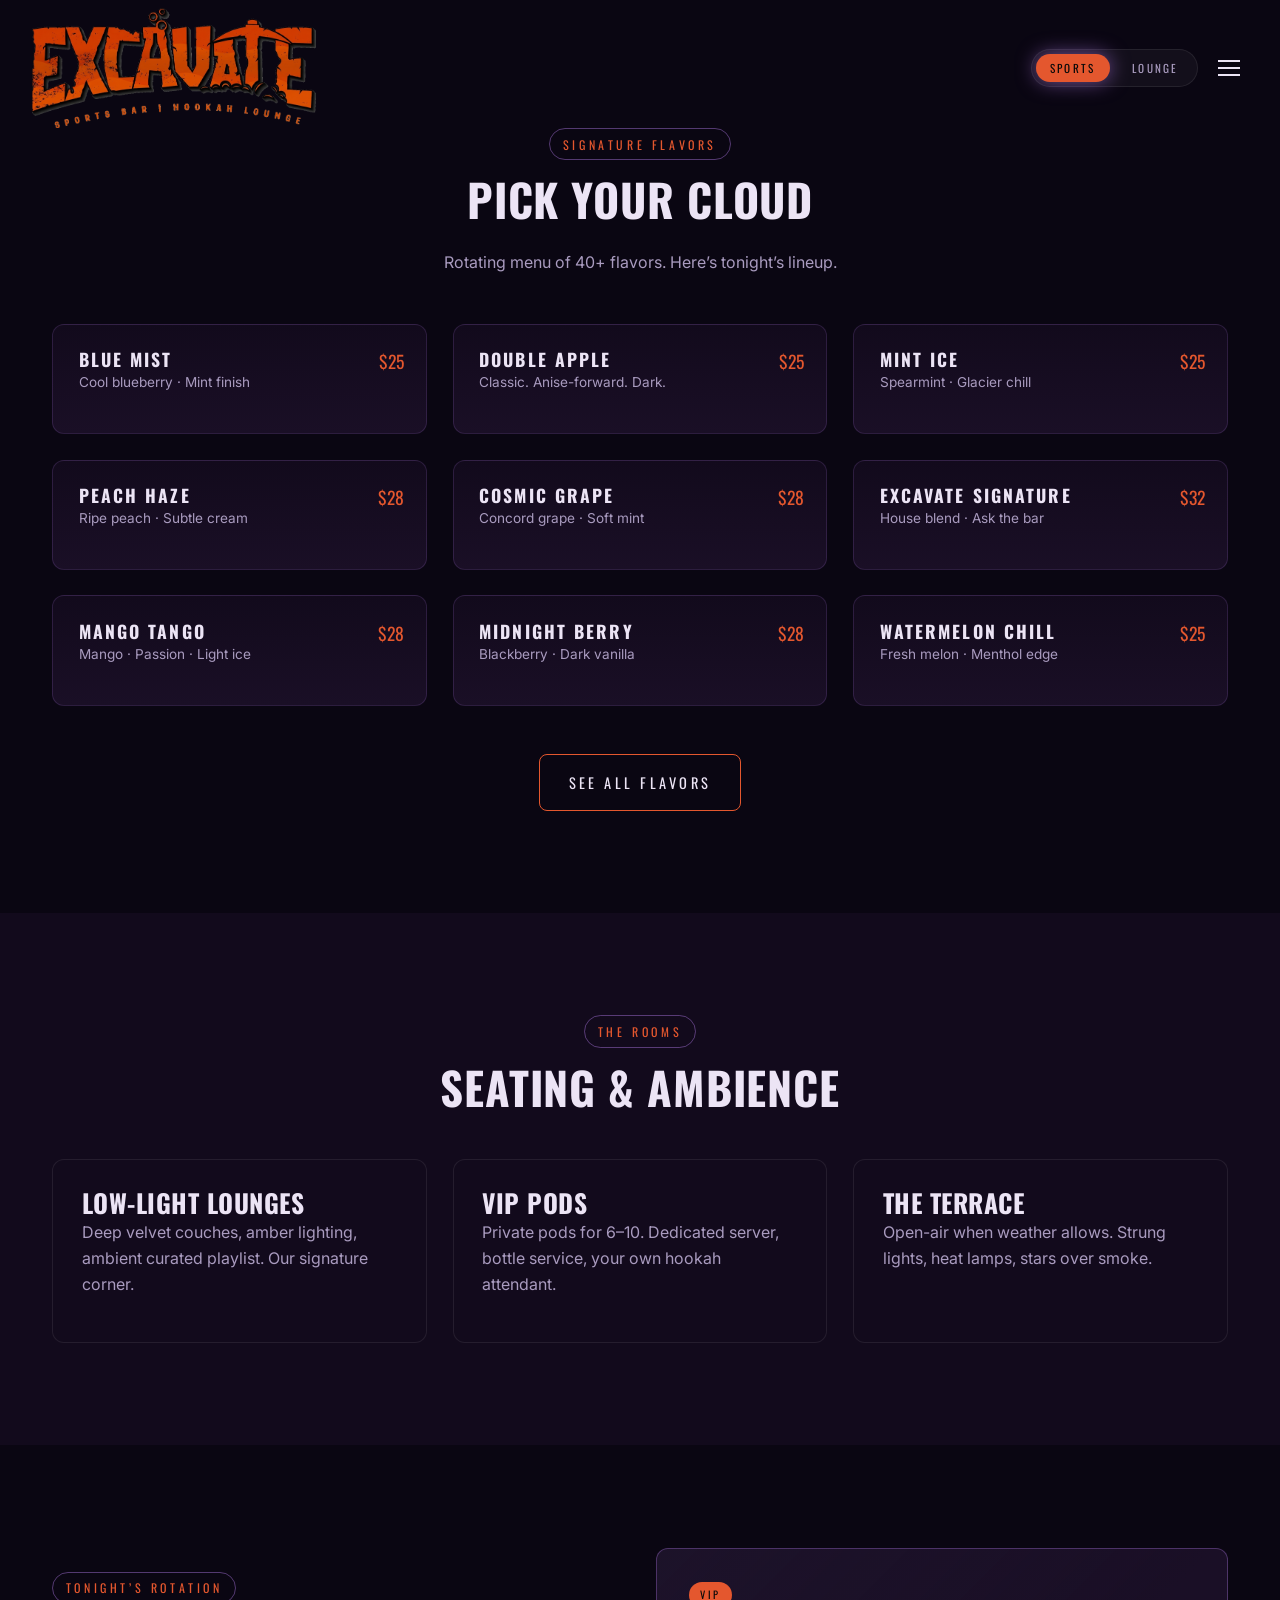
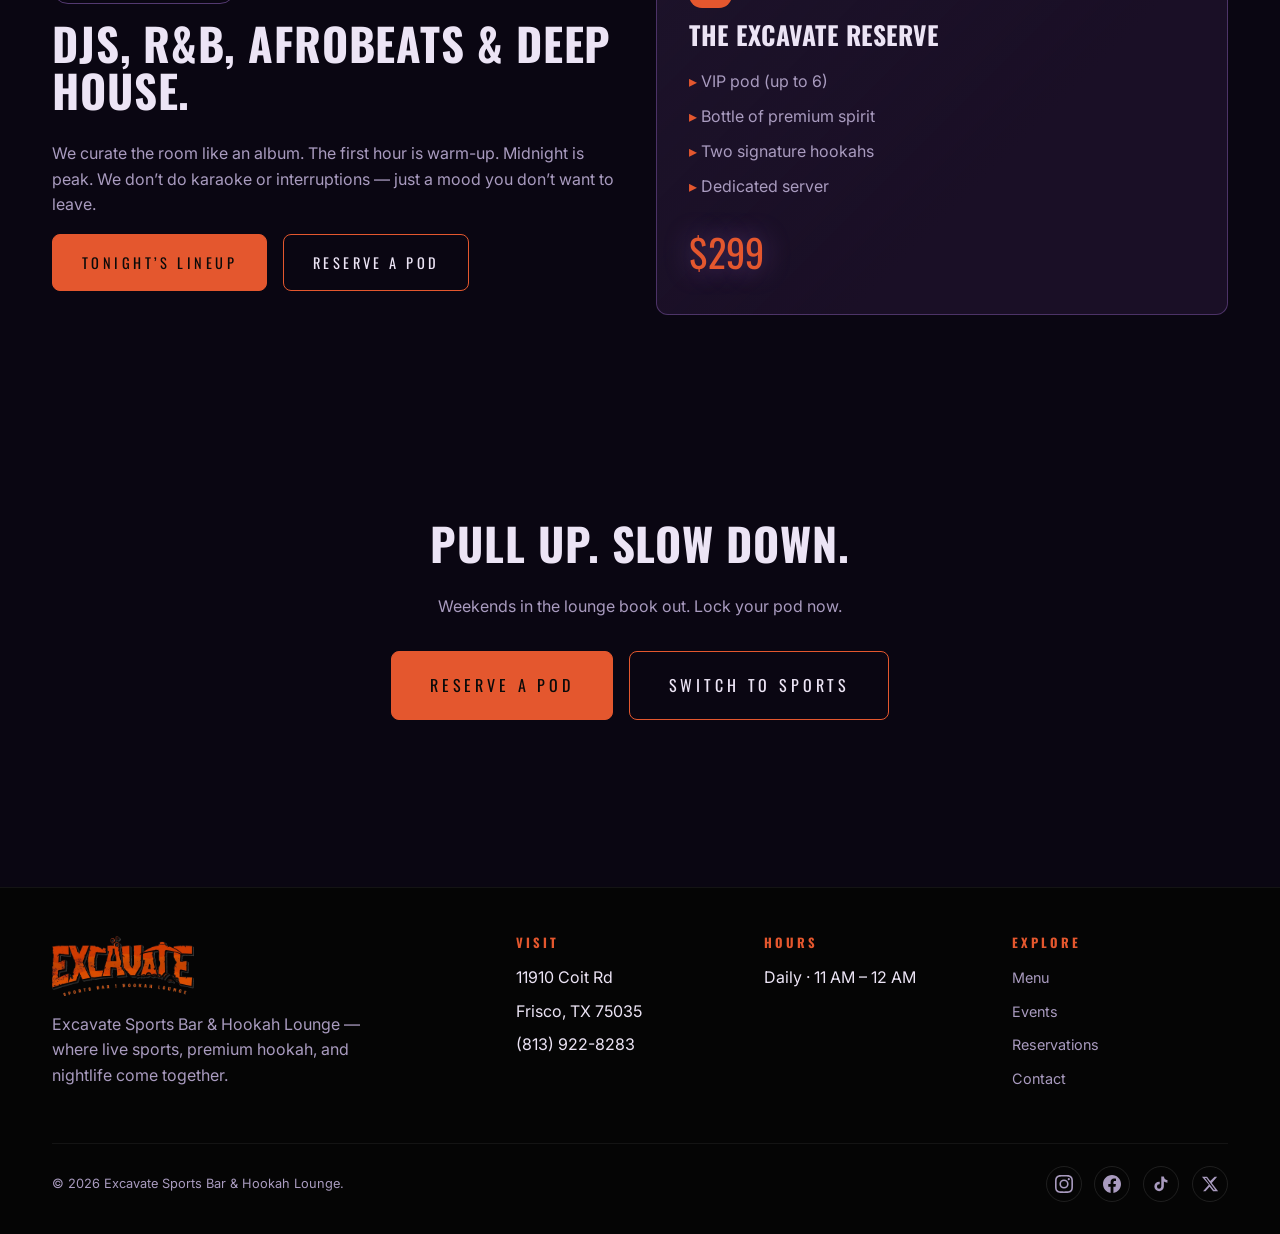
<file: lounge.html>
<!DOCTYPE html>
<html lang="en">
<head>
  <meta charset="UTF-8" />
  <meta name="viewport" content="width=device-width, initial-scale=1.0" />
  <title>Lounge Mode — Excavate</title>
  <meta name="description" content="Premium hookah, chill seating, neon ambience — Excavate Lounge Mode." />
  <link rel="icon" type="image/png" href="assets/logo.png" />
  <link rel="apple-touch-icon" href="assets/logo.png" />
  <link href="https://fonts.googleapis.com/css2?family=Oswald:wght@400;600;700&family=Inter:wght@300;400;500;600&display=swap" rel="stylesheet" />
  <link rel="stylesheet" href="styles.css?v=5" />
</head>
<body data-mode="sports">

  <!-- Nav overlay -->
  <div class="nav-overlay" id="navOverlay"></div>

  <nav class="nav" id="nav">
    <div class="nav-inner">
      <a href="index.html" class="nav-brand"><img src="assets/logo.png" alt="Excavate" /></a>      <div class="nav-right">
      <div class="nav-mode-toggle" role="tablist">
        <button data-mode-btn="sports" type="button">Sports</button>
        <button data-mode-btn="lounge" type="button">Lounge</button>
      </div>
      <button class="nav-toggle" id="navToggle" aria-label="Menu"><span></span><span></span><span></span></button>
      </div>
    </div>
  </nav>


  <!-- FLAVORS GRID -->
  <section class="section">
    <div class="container">
      <div class="text-center mb-3">
        <span class="eyebrow">Signature Flavors</span>
        <h2>Pick Your Cloud</h2>
        <p class="muted" style="max-width:560px; margin:0 auto;">Rotating menu of 40+ flavors. Here’s tonight’s lineup.</p>
      </div>
      <div class="grid-3">
        <div class="flavor-card"><h4>Blue Mist</h4><p class="notes">Cool blueberry · Mint finish</p><span class="price">$25</span></div>
        <div class="flavor-card"><h4>Double Apple</h4><p class="notes">Classic. Anise-forward. Dark.</p><span class="price">$25</span></div>
        <div class="flavor-card"><h4>Mint Ice</h4><p class="notes">Spearmint · Glacier chill</p><span class="price">$25</span></div>
        <div class="flavor-card"><h4>Peach Haze</h4><p class="notes">Ripe peach · Subtle cream</p><span class="price">$28</span></div>
        <div class="flavor-card"><h4>Cosmic Grape</h4><p class="notes">Concord grape · Soft mint</p><span class="price">$28</span></div>
        <div class="flavor-card"><h4>Excavate Signature</h4><p class="notes">House blend · Ask the bar</p><span class="price">$32</span></div>
        <div class="flavor-card"><h4>Mango Tango</h4><p class="notes">Mango · Passion · Light ice</p><span class="price">$28</span></div>
        <div class="flavor-card"><h4>Midnight Berry</h4><p class="notes">Blackberry · Dark vanilla</p><span class="price">$28</span></div>
        <div class="flavor-card"><h4>Watermelon Chill</h4><p class="notes">Fresh melon · Menthol edge</p><span class="price">$25</span></div>
      </div>
      <div class="text-center mt-3">
        <a href="menu.html" class="btn">See All Flavors</a>
      </div>
    </div>
  </section>

  <!-- CHILL ZONES -->
  <section class="section" style="background: var(--surface);">
    <div class="container">
      <div class="text-center mb-3">
        <span class="eyebrow">The Rooms</span>
        <h2>Seating &amp; Ambience</h2>
      </div>
      <div class="grid-3">
        <div class="card">
          <h3>Low-Light Lounges</h3>
          <p>Deep velvet couches, amber lighting, ambient curated playlist. Our signature corner.</p>
        </div>
        <div class="card">
          <h3>VIP Pods</h3>
          <p>Private pods for 6–10. Dedicated server, bottle service, your own hookah attendant.</p>
        </div>
        <div class="card">
          <h3>The Terrace</h3>
          <p>Open-air when weather allows. Strung lights, heat lamps, stars over smoke.</p>
        </div>
      </div>
    </div>
  </section>

  <!-- MUSIC / VIBE -->
  <section class="section">
    <div class="container">
      <div class="grid-2" style="align-items:center;">
        <div>
          <span class="eyebrow">Tonight’s Rotation</span>
          <h2>DJs, R&amp;B, Afrobeats &amp; Deep House.</h2>
          <p>We curate the room like an album. The first hour is warm-up. Midnight is peak. We don’t do karaoke or interruptions — just a mood you don’t want to leave.</p>
          <div class="cta-row" style="justify-content:flex-start;">
            <a href="events.html" class="btn btn-solid">Tonight’s Lineup</a>
            <a href="reserve.html" class="btn">Reserve a Pod</a>
          </div>
        </div>
        <div>
          <div class="combo-card">
            <span class="pill">VIP</span>
            <h3>The Excavate Reserve</h3>
            <ul>
              <li>VIP pod (up to 6)</li>
              <li>Bottle of premium spirit</li>
              <li>Two signature hookahs</li>
              <li>Dedicated server</li>
            </ul>
            <span class="price-big">$299</span>
          </div>
        </div>
      </div>
    </div>
  </section>

  <!-- CTA -->
  <section class="section text-center">
    <div class="container">
      <h2>Pull Up. Slow Down.</h2>
      <p class="muted" style="max-width:520px; margin:0 auto 2rem;">Weekends in the lounge book out. Lock your pod now.</p>
      <div class="cta-row">
        <a href="reserve.html" class="btn btn-solid btn-xl">Reserve a Pod</a>
        <a href="sports.html" class="btn btn-xl">Switch to Sports</a>
      </div>
    </div>
  </section>

  <footer class="footer">
    <div class="container">
      <div class="footer-inner">
        <div><img src="assets/logo.png" alt="Excavate" style="height:60px; margin-bottom:1rem;" /><p class="muted" style="max-width:320px;">Excavate Sports Bar &amp; Hookah Lounge — where live sports, premium hookah, and nightlife come together.</p></div>
        <div><h4>Visit</h4><ul><li>11910 Coit Rd</li><li>Frisco, TX 75035</li><li>(813) 922-8283</li></ul></div>
        <div><h4>Hours</h4><ul class="sports-only"><li>Daily · 11 AM – 12 AM</li></ul><ul class="lounge-only"><li>Sun–Thu · 4 PM – 12 AM</li><li>Fri–Sat · 4 PM – 2 AM</li></ul></div>
        <div><h4>Explore</h4><ul><li><a href="menu.html">Menu</a></li><li><a href="events.html">Events</a></li><li><a href="reserve.html">Reservations</a></li><li><a href="contact.html">Contact</a></li></ul></div>
      </div>
      <div class="legal"><span>© <span id="year"></span> Excavate Sports Bar &amp; Hookah Lounge.</span><div class="socials" aria-label="Social media"><a href="https://www.instagram.com/excavatesportsbar?igsh=MWQyMXh6aDhtbXd2bQ%3D%3D&utm_source=qr" aria-label="Instagram" target="_blank"><svg viewBox="0 0 24 24" fill="currentColor" width="18" height="18"><path d="M12 2.163c3.204 0 3.584.012 4.85.07 1.366.062 2.633.334 3.608 1.308.975.975 1.246 2.242 1.308 3.608.058 1.266.07 1.646.07 4.85s-.012 3.584-.07 4.85c-.062 1.366-.334 2.633-1.308 3.608-.975.975-2.242 1.246-3.608 1.308-1.266.058-1.646.07-4.85.07s-3.584-.012-4.85-.07c-1.366-.062-2.633-.334-3.608-1.308-.975-.975-1.246-2.242-1.308-3.608C2.175 15.584 2.163 15.204 2.163 12s.012-3.584.07-4.85c.062-1.366.334-2.633 1.308-3.608.975-.975 2.242-1.246 3.608-1.308C8.416 2.175 8.796 2.163 12 2.163zm0-2.163C8.741 0 8.332.014 7.052.072 5.197.157 3.355.673 2.014 2.014.673 3.355.157 5.197.072 7.052.014 8.332 0 8.741 0 12c0 3.259.014 3.668.072 4.948.085 1.855.601 3.697 1.942 5.038 1.341 1.341 3.183 1.857 5.038 1.942C8.332 23.986 8.741 24 12 24c3.259 0 3.668-.014 4.948-.072 1.855-.085 3.697-.601 5.038-1.942 1.341-1.341 1.857-3.183 1.942-5.038.058-1.28.072-1.689.072-4.948 0-3.259-.014-3.668-.072-4.948-.085-1.855-.601-3.697-1.942-5.038C20.645.673 18.803.157 16.948.072 15.668.014 15.259 0 12 0zm0 5.838a6.162 6.162 0 1 0 0 12.324 6.162 6.162 0 0 0 0-12.324zm0 10.162a4 4 0 1 1 0-8 4 4 0 0 1 0 8zm6.406-11.845a1.44 1.44 0 1 0 0 2.881 1.44 1.44 0 0 0 0-2.881z"/></svg></a><a href="https://www.facebook.com/profile.php?id=61589511382268&mibextid=wwXIfr&rdid=In4ixU3DoGzmxq71&share_url=https%3A%2F%2Fwww.facebook.com%2Fshare%2F14dCfkYbKYc%2F%3Fmibextid%3DwwXIfr%26ref%3D1#" aria-label="Facebook" target="_blank"><svg viewBox="0 0 24 24" fill="currentColor" width="18" height="18"><path d="M24 12.073C24 5.405 18.627 0 12 0S0 5.405 0 12.073C0 18.1 4.388 23.094 10.125 24v-8.437H7.078v-3.49h3.047V9.41c0-3.025 1.792-4.697 4.533-4.697 1.312 0 2.686.236 2.686.236v2.97h-1.513c-1.491 0-1.956.93-1.956 1.886v2.267h3.328l-.532 3.49h-2.796V24C19.612 23.094 24 18.1 24 12.073z"/></svg></a><a href="#" aria-label="TikTok"><svg viewBox="0 0 24 24" fill="currentColor" width="18" height="18"><path d="M19.59 6.69a4.83 4.83 0 0 1-3.77-4.25V2h-3.45v13.67a2.89 2.89 0 0 1-2.88 2.5 2.89 2.89 0 0 1-2.89-2.89 2.89 2.89 0 0 1 2.89-2.89c.28 0 .54.04.79.1V9.01a6.33 6.33 0 0 0-.79-.05 6.34 6.34 0 0 0-6.34 6.34 6.34 6.34 0 0 0 6.34 6.34 6.34 6.34 0 0 0 6.33-6.34V8.69a8.17 8.17 0 0 0 4.78 1.52V6.75a4.85 4.85 0 0 1-1.01-.06z"/></svg></a><a href="#" aria-label="X"><svg viewBox="0 0 24 24" fill="currentColor" width="18" height="18"><path d="M18.244 2.25h3.308l-7.227 8.26 8.502 11.24H16.17l-4.714-6.231-5.401 6.231H2.744l7.737-8.835L1.254 2.25H8.08l4.261 5.636 5.903-5.636zm-1.161 17.52h1.833L7.084 4.126H5.117z"/></svg></a></div></div>
    </div>
  </footer>

  <div class="mode-flash" id="modeFlash"></div>
  <script src="app.js"></script>
</body>
</html>
</file>
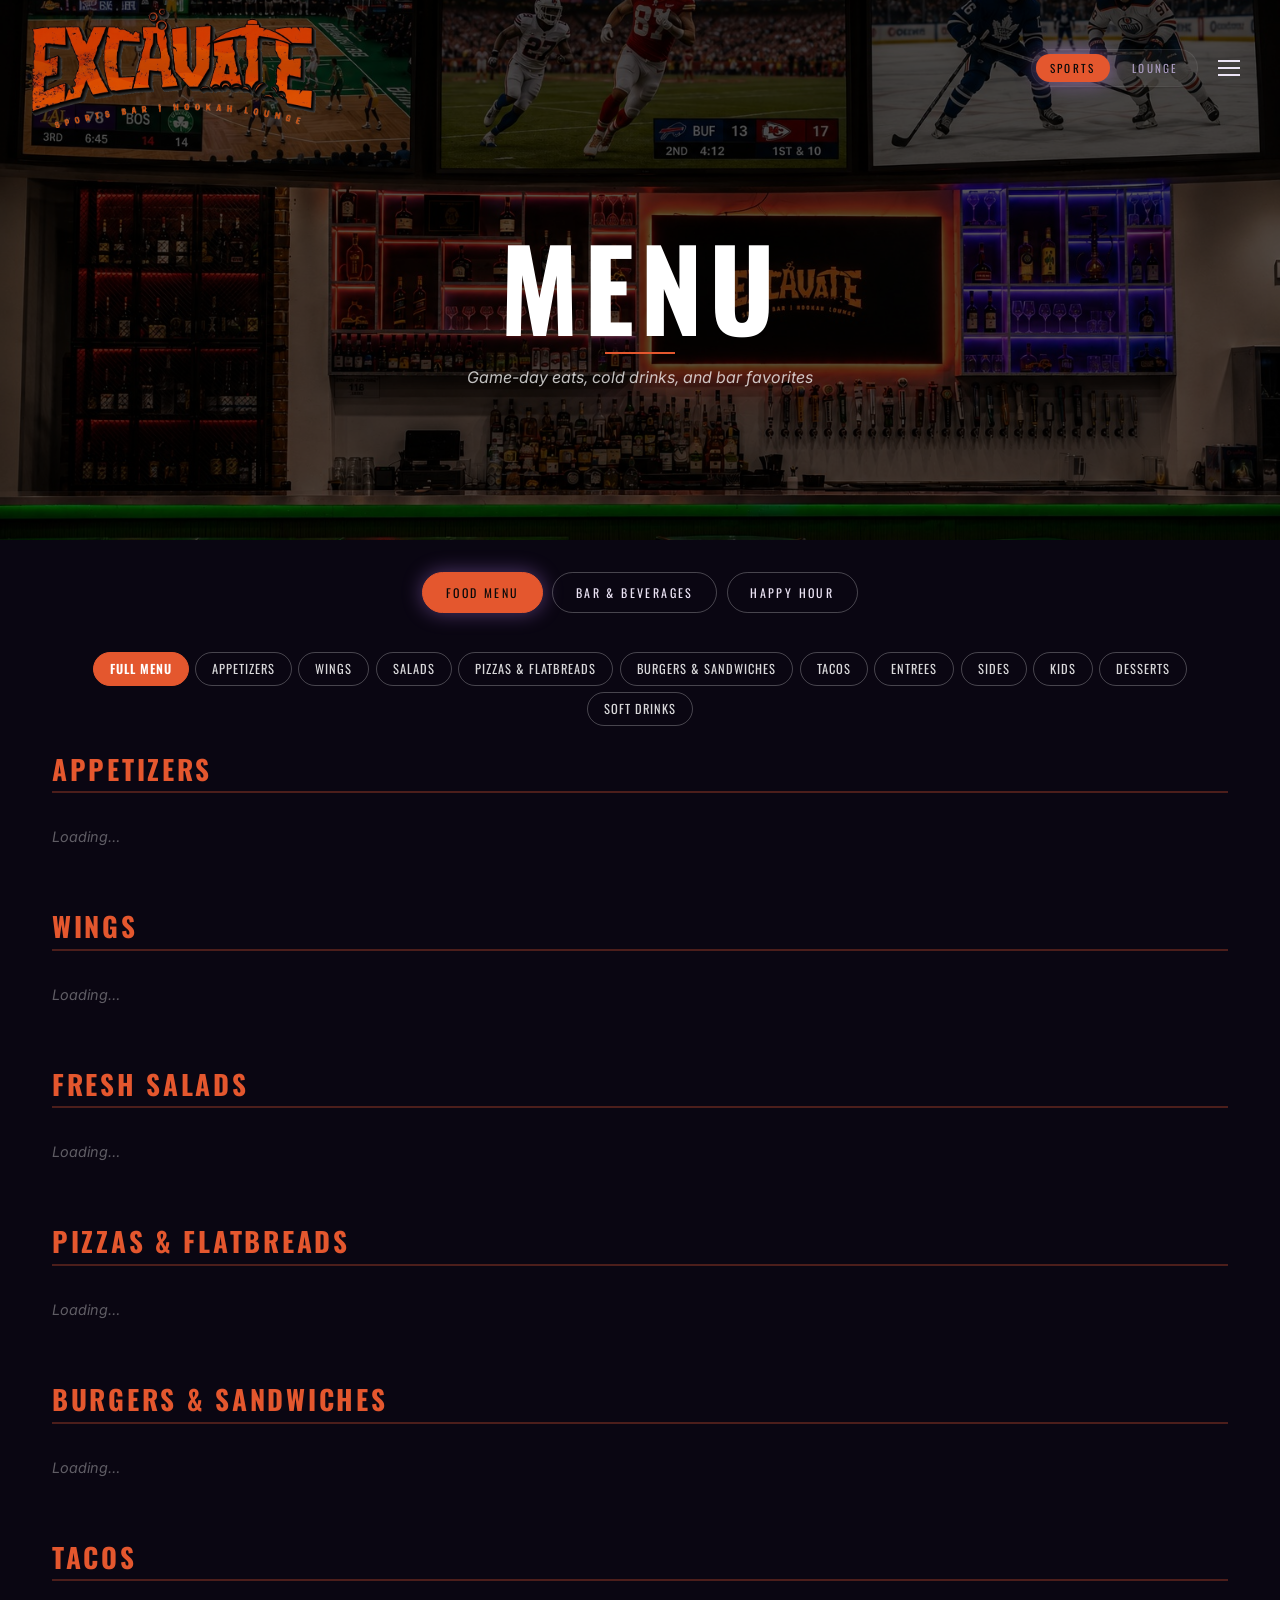
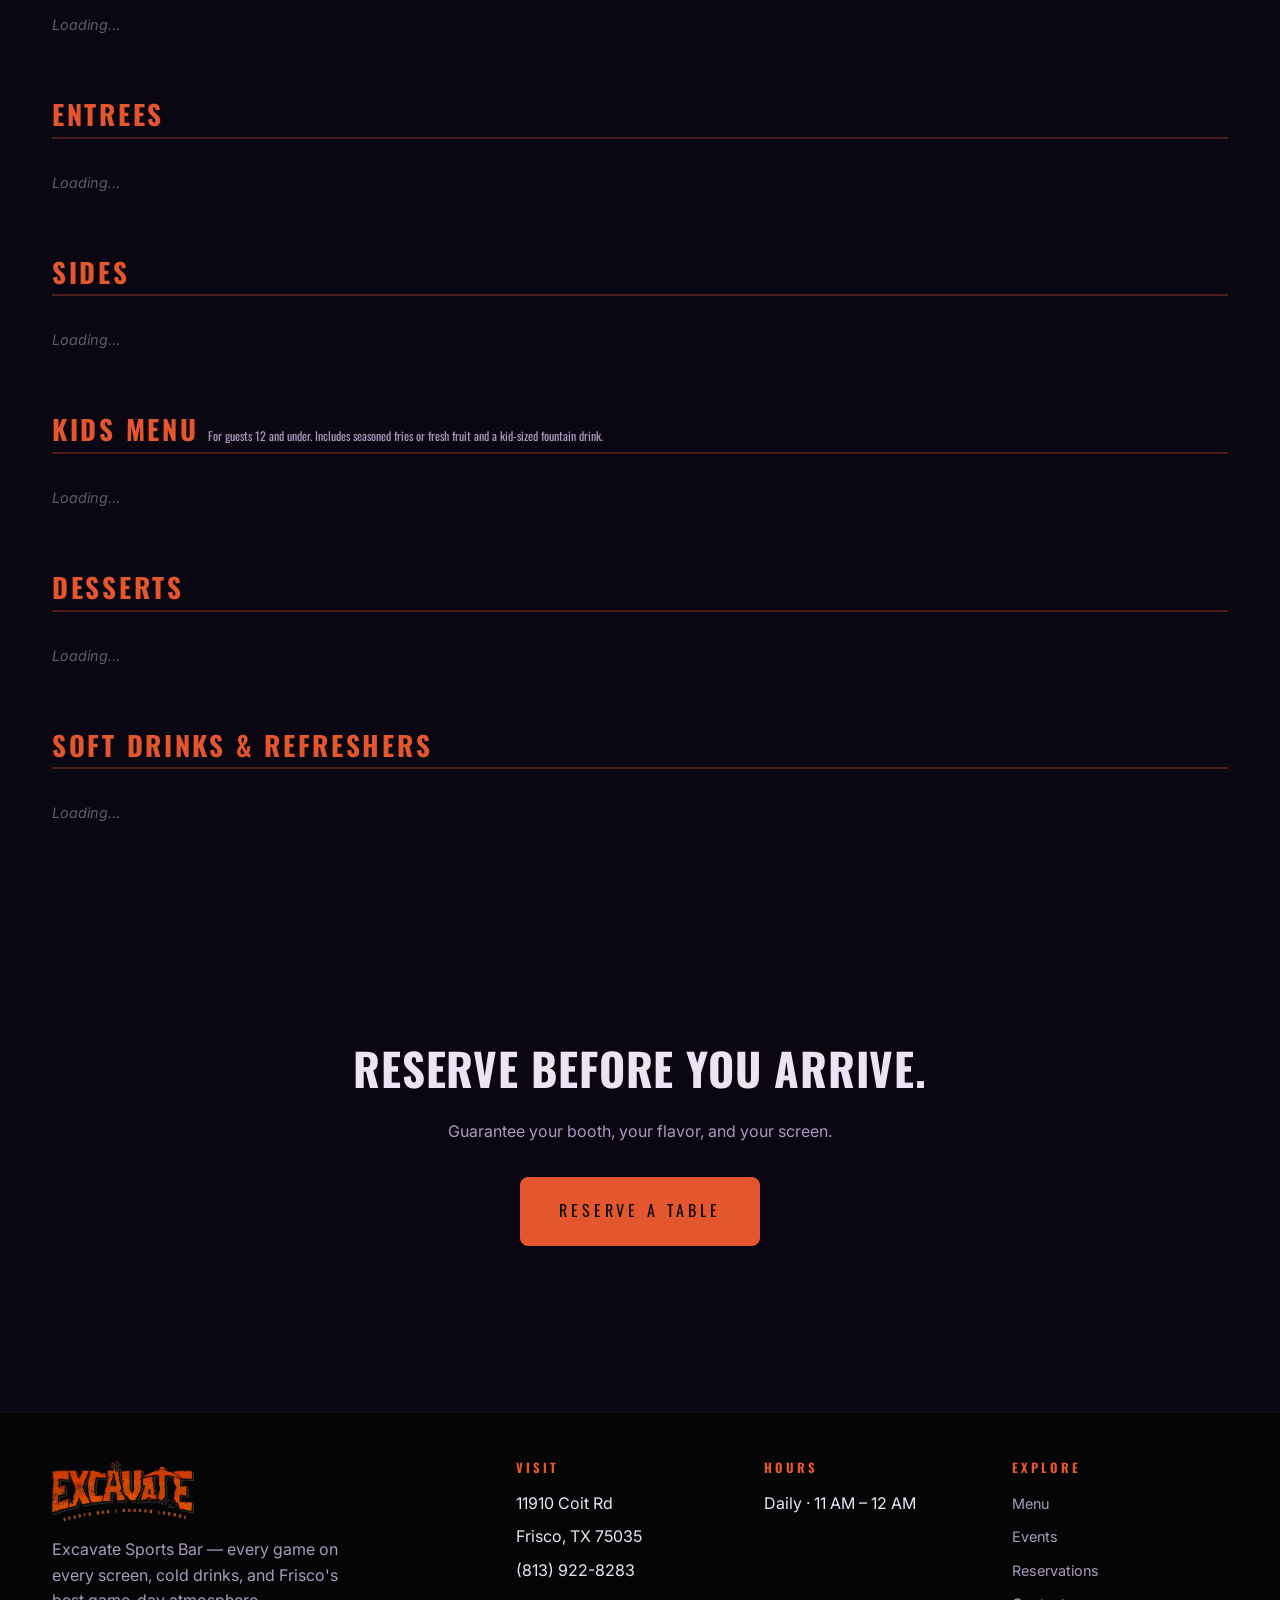
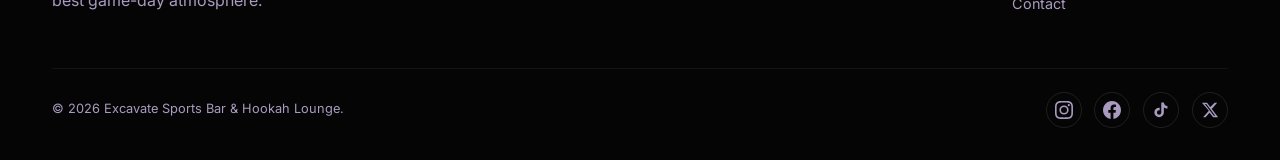
<file: menu.html>
<!DOCTYPE html>
<html lang="en">
<head>
  <meta charset="UTF-8" />
  <meta name="viewport" content="width=device-width, initial-scale=1.0" />
  <title>Hookah Menu & Flavors | Excavate Hookah Lounge — Frisco, TX</title>
  <meta name="description" content="Browse 40+ premium hookah flavors, signature blends, craft cocktails, and food at Excavate Hookah Lounge in Frisco, TX. Starting at $27.99." />
  <link rel="canonical" href="https://theexcavate.com/menu.html" />
  <link rel="icon" type="image/png" href="assets/logo.png" />
  <link rel="apple-touch-icon" href="assets/logo.png" />
  <link href="https://fonts.googleapis.com/css2?family=Cormorant+Garamond:ital,wght@0,400;0,600;1,400&family=Oswald:wght@400;600;700&family=Inter:wght@300;400;500;600&display=swap" rel="stylesheet" />
  <link rel="stylesheet" href="styles.css?v=5" />
  <style>
    .menu-hero {
      position: relative;
      min-height: 60vh;
      display: flex !important;
      flex-direction: column;
      align-items: center;
      justify-content: center;
      text-align: center;
      background: url('assets/hero-bg.png') center/cover no-repeat;
      padding-top: 140px;
      padding-bottom: 60px;
    }
    body[data-mode="sports"] .menu-hero { background-image: url('assets/sportsbar.jpeg'); }
    .menu-hero::before { content: ''; position: absolute; inset: 0; background: rgba(0,0,0,0.65); z-index: 0; }
    .menu-hero-inner { position: relative; z-index: 1; width: 100%; }
    .menu-hero-title { font-size: clamp(3.5rem, 10vw, 7rem) !important; color: #fff !important; margin: 0 0 0.4rem !important; text-transform: uppercase; line-height: 1; }
    .menu-hero-divider { width: 70px; height: 2px; background: #e4572e; margin: 0.7rem auto; }
    .menu-hero-sub { color: rgba(255,255,255,0.75); font-style: italic; font-size: 1rem; }

    body[data-mode="lounge"] .sports-only { display: none !important; }
    body[data-mode="lounge"] .lounge-always-show { display: block !important; }
    body[data-mode="sports"] .lounge-only { display: none !important; }

    .hk-section { margin-bottom: 3rem; }
    .hk-heading { font-family: 'Cormorant Garamond', Georgia, serif !important; font-size: 1.7rem !important; font-weight: 600 !important; color: #e4572e !important; text-transform: none !important; letter-spacing: 0.01em !important; border-bottom: 1px solid rgba(228,87,46,0.35); padding-bottom: 0.5rem; margin-bottom: 0; }
    .hk-list { display: grid; grid-template-columns: 1fr 1fr; column-gap: 3rem; }
    @media (max-width: 640px) { .hk-list { grid-template-columns: 1fr; } }
    .hk-item { display: flex; align-items: center; padding: 0.8rem 0; border-bottom: 1px solid rgba(255,255,255,0.07); }
    .hk-name { color: #ece4f5; font-size: 1rem; font-weight: 400; font-family: 'Inter', sans-serif; flex-shrink: 0; }
    .hk-dots { flex: 1; height: 1px; margin: 0 0.8rem; min-width: 16px; background-image: repeating-linear-gradient(to right, rgba(255,255,255,0.22) 0, rgba(255,255,255,0.22) 3px, transparent 3px, transparent 9px); }
    .hk-price { color: #e4572e; font-family: 'Oswald', sans-serif; font-size: 0.9rem; flex-shrink: 0; }
    .hk-policy { text-align: center; border-top: 1px solid rgba(255,255,255,0.08); padding-top: 2rem; margin-top: 1rem; }
    .hk-policy h4 { color: #e4572e; letter-spacing: 0.15em; font-size: 0.95rem; }
    .hk-policy p { color: #a99bbf; font-size: 0.9rem; margin-bottom: 0.3rem; }
    .hk-note { font-style: italic; font-size: 0.8rem !important; margin-top: 0.8rem !important; }

    .lounge-panel { display: none; }
    .lounge-panel.active { display: block; animation: fadeInUp 400ms ease; }

    .sub-tabs { display: flex; gap: 0.4rem; flex-wrap: wrap; margin-bottom: 1.8rem; justify-content: center; }
    .sub-tab { background: transparent; border: 1px solid rgba(255,255,255,0.25); color: rgba(255,255,255,0.85); font-family: 'Oswald', sans-serif; font-size: 0.78rem; letter-spacing: 0.08em; text-transform: uppercase; padding: 0.4rem 1rem; border-radius: 999px; cursor: pointer; transition: all 200ms ease; }
    .sub-tab:hover { color: #e4572e; border-color: #e4572e; }
    .sub-tab.active { background: #e4572e; color: #fff; border-color: #e4572e; font-weight: 600; }
    .sub-panel { display: none; animation: fadeInUp 300ms ease; }
    .sub-panel.active { display: block; }

    .sub-panel h2 { font-size: clamp(1.25rem, 2.2vw, 1.7rem); color: #e4572e; letter-spacing: 0.1em; margin: 0 0 1rem; padding-bottom: 0.5rem; border-bottom: 2px solid rgba(228,87,46,0.3); }
    .sub-panel h2.mt-3 { margin-top: 2.5rem; }
    .sub-panel.active + .sub-panel.active { margin-top: 3rem; }
    .sub-panel .menu-list .item-desc { font-size: 0.98rem; line-height: 1.6; }
    .menu-list .item-desc em { font-size: 0.75rem; }

    .menu-loading { color: rgba(255,255,255,0.35); font-style: italic; font-size: 0.9rem; padding: 1rem 0; }
  </style>
</head>
<body data-mode="sports">

  <div class="nav-overlay" id="navOverlay"></div>
  <ul class="nav-links" id="navLinks">
    <li><a href="index.html">Home</a></li>
    <li><a href="menu.html" class="active">Menu</a></li>
    <li><a href="events.html">Events</a></li>
    <li><a href="gallery.html">Gallery</a></li>
    <li><a href="reserve.html">Reserve</a></li>
    <li><a href="about.html">About</a></li>
    <li><a href="contact.html">Contact</a></li>
    <li><a href="follow.html">Follow Us</a></li>
  </ul>

  <nav class="nav" id="nav">
    <div class="nav-inner">
      <a href="index.html" class="nav-brand"><img src="assets/logo.png" alt="Excavate" /></a>
      <div class="nav-right">
        <div class="nav-mode-toggle" role="tablist">
          <button data-mode-btn="sports" type="button">Sports</button>
          <button data-mode-btn="lounge" type="button">Lounge</button>
        </div>
        <button class="nav-toggle" id="navToggle" aria-label="Menu"><span></span><span></span><span></span></button>
      </div>
    </div>
  </nav>

  <header class="menu-hero">
    <div class="menu-hero-inner">
      <h1 class="menu-hero-title">Menu</h1>
      <div class="menu-hero-divider"></div>
      <p class="menu-hero-sub sports-only">Game-day eats, cold drinks, and bar favorites</p>
      <p class="menu-hero-sub lounge-only">A curated selection of premium hookah flavors and signature blends</p>
    </div>
  </header>

  <section class="section" style="padding-top:2rem;">
    <div class="container">

      <div class="menu-tabs sports-only" role="tablist">
        <button class="menu-tab active" data-tab="gameday">Food Menu</button>
        <button class="menu-tab" data-tab="drinks">Bar &amp; Beverages</button>
        <button class="menu-tab" data-tab="happyhour">Happy Hour</button>
      </div>

      <!-- FOOD -->
      <div class="menu-panel active sports-only" data-panel="gameday">
        <div class="sub-tabs" role="tablist">
          <button class="sub-tab active" data-sub="all">Full Menu</button>
          <button class="sub-tab" data-sub="starters">Appetizers</button>
          <button class="sub-tab" data-sub="wings">Wings</button>
          <button class="sub-tab" data-sub="salads">Salads</button>
          <button class="sub-tab" data-sub="pizzas">Pizzas &amp; Flatbreads</button>
          <button class="sub-tab" data-sub="burgers">Burgers &amp; Sandwiches</button>
          <button class="sub-tab" data-sub="tacos">Tacos</button>
          <button class="sub-tab" data-sub="entrees">Entrees</button>
          <button class="sub-tab" data-sub="sides">Sides</button>
          <button class="sub-tab" data-sub="kids">Kids</button>
          <button class="sub-tab" data-sub="desserts">Desserts</button>
          <button class="sub-tab" data-sub="softdrinks">Soft Drinks</button>
        </div>

        <div class="sub-panel active" data-sub-panel="starters"><h2>Appetizers</h2><ul class="menu-list"><li class="menu-loading">Loading…</li></ul></div>
        <div class="sub-panel active" data-sub-panel="wings"><h2>Wings</h2><ul class="menu-list"><li class="menu-loading">Loading…</li></ul></div>
        <div class="sub-panel active" data-sub-panel="salads"><h2>Fresh Salads</h2><ul class="menu-list"><li class="menu-loading">Loading…</li></ul></div>
        <div class="sub-panel active" data-sub-panel="pizzas"><h2>Pizzas &amp; Flatbreads</h2><ul class="menu-list"><li class="menu-loading">Loading…</li></ul></div>
        <div class="sub-panel active" data-sub-panel="burgers"><h2>Burgers &amp; Sandwiches</h2><ul class="menu-list"><li class="menu-loading">Loading…</li></ul></div>
        <div class="sub-panel active" data-sub-panel="tacos"><h2>Tacos</h2><ul class="menu-list"><li class="menu-loading">Loading…</li></ul></div>
        <div class="sub-panel active" data-sub-panel="entrees"><h2>Entrees</h2><ul class="menu-list"><li class="menu-loading">Loading…</li></ul></div>
        <div class="sub-panel active" data-sub-panel="sides"><h2>Sides</h2><ul class="menu-list"><li class="menu-loading">Loading…</li></ul></div>
        <div class="sub-panel active" data-sub-panel="kids"><h2>Kids Menu <small style="font-size:0.75rem;color:#a99bbf;font-weight:400;text-transform:none;letter-spacing:0;">For guests 12 and under. Includes seasoned fries or fresh fruit and a kid-sized fountain drink.</small></h2><ul class="menu-list"><li class="menu-loading">Loading…</li></ul></div>
        <div class="sub-panel active" data-sub-panel="desserts"><h2>Desserts</h2><ul class="menu-list"><li class="menu-loading">Loading…</li></ul></div>
        <div class="sub-panel active" data-sub-panel="softdrinks"><h2>Soft Drinks &amp; Refreshers</h2><ul class="menu-list"><li class="menu-loading">Loading…</li></ul></div>
      </div>

      <!-- HAPPY HOUR -->
      <div class="menu-panel sports-only" data-panel="happyhour">
        <div style="background:rgba(228,87,46,0.12);border:1px solid rgba(228,87,46,0.4);border-radius:10px;padding:1.2rem 1.6rem;margin-bottom:1.8rem;">
          <div style="font-family:'Oswald',sans-serif;font-size:1.1rem;letter-spacing:0.1em;text-transform:uppercase;color:#e4572e;font-weight:600;">Happy Hour Food</div>
          <div style="color:rgba(255,255,255,0.7);font-size:0.9rem;margin-top:0.2rem;">Monday – Thursday &nbsp;·&nbsp; 11:00 AM – 6:00 PM</div>
        </div>
        <ul class="menu-list" id="happyhour-list"><li class="menu-loading">Loading…</li></ul>
      </div>

      <!-- DRINKS -->
      <div class="menu-panel sports-only" data-panel="drinks">
        <div style="background:rgba(228,87,46,0.12);border:1px solid rgba(228,87,46,0.4);border-radius:10px;padding:1.2rem 1.6rem;margin-bottom:1.8rem;display:flex;flex-wrap:wrap;gap:1rem;align-items:center;justify-content:space-between;">
          <div>
            <div style="font-family:'Oswald',sans-serif;font-size:1.1rem;letter-spacing:0.1em;text-transform:uppercase;color:#e4572e;font-weight:600;">Happy Hour</div>
            <div style="color:rgba(255,255,255,0.7);font-size:0.9rem;margin-top:0.2rem;">Monday – Thursday &nbsp;·&nbsp; 11:00 AM – 6:00 PM</div>
          </div>
          <div style="display:flex;gap:1.5rem;flex-wrap:wrap;">
            <div style="text-align:center;"><div style="font-family:'Oswald',sans-serif;font-size:1.5rem;color:#e4572e;font-weight:700;">$3.50</div><div style="color:rgba(255,255,255,0.65);font-size:0.8rem;">Well Drinks</div></div>
            <div style="text-align:center;"><div style="font-family:'Oswald',sans-serif;font-size:1.5rem;color:#e4572e;font-weight:700;">$1 Off</div><div style="color:rgba(255,255,255,0.65);font-size:0.8rem;">All Drafts</div></div>
          </div>
        </div>
        <div class="sub-tabs" role="tablist">
          <button class="sub-tab active" data-dsub="bottles">Bottles &amp; Cans</button>
          <button class="sub-tab" data-dsub="drafts">Drafts</button>
          <button class="sub-tab" data-dsub="cocktails">Cocktails</button>
          <button class="sub-tab" data-dsub="mocktails">Mocktails</button>
        </div>
        <div class="sub-panel active" data-dsub-panel="bottles"><h2>Bottles &amp; Cans</h2><ul class="menu-list"><li class="menu-loading">Loading…</li></ul></div>
        <div class="sub-panel" data-dsub-panel="drafts"><h2>Drafts</h2><ul class="menu-list"><li class="menu-loading">Loading…</li></ul></div>
        <div class="sub-panel" data-dsub-panel="cocktails"><h2>Cocktails</h2><ul class="menu-list"><li class="menu-loading">Loading…</li></ul></div>
        <div class="sub-panel" data-dsub-panel="mocktails"><h2>Mocktails</h2><ul class="menu-list"><li class="menu-loading">Loading…</li></ul></div>
      </div>

      <!-- LOUNGE -->
      <div class="lounge-only lounge-always-show">
        <div class="menu-tabs" id="loungeTabs" role="tablist">
          <button class="menu-tab active" data-ltab="hookah">Hookah</button>
          <button class="menu-tab" data-ltab="beverages">Beverages</button>
          <button class="menu-tab" data-ltab="snacks">Snacks &amp; More</button>
        </div>

        <!-- HOOKAH -->
        <div class="lounge-panel active" data-lpanel="hookah">
          <div class="hk-section" data-hk-section="House Blends"><h2 class="hk-heading">House Blends</h2><div class="hk-list"></div></div>
          <div class="hk-section" data-hk-section="Star Buzz"><h2 class="hk-heading">Star Buzz</h2><div class="hk-list"></div></div>
          <div class="hk-section" data-hk-section="Fumari"><h2 class="hk-heading">Fumari</h2><div class="hk-list"></div></div>
          <div class="hk-section" data-hk-section="Fruit Flavors"><h2 class="hk-heading">Fruit Flavors</h2><div class="hk-list"></div></div>
          <div class="hk-section" data-hk-section="Adalya"><h2 class="hk-heading">Adalya</h2><div class="hk-list"></div></div>
          <div class="hk-section" data-hk-section="Afzal"><h2 class="hk-heading">Afzal</h2><div class="hk-list"></div></div>
          <div class="hk-section" data-hk-section="Al Fakher"><h2 class="hk-heading">Al Fakher</h2><div class="hk-list"></div></div>
          <div class="hk-section" data-hk-section="Add Ons"><h2 class="hk-heading">Add Ons</h2><div class="hk-list"></div></div>
          <div class="hk-policy">
            <h4>Hookah Policy</h4>
            <p>Max 2 Persons per Hookah</p>
            <p>Additional Person charge — $6.99</p>
            <p class="hk-note">Some items may contain allergens. Please notify your server of any dietary restrictions before ordering.</p>
          </div>
        </div>

        <!-- BEVERAGES -->
        <div class="lounge-panel" data-lpanel="beverages">
          <div class="hk-section" data-bev-section="Alcoholic Beverages"><h2 class="hk-heading">Alcoholic Beverages</h2><div class="hk-list"></div></div>
          <div class="hk-section" data-bev-section="Beverages"><h2 class="hk-heading">Beverages</h2><div class="hk-list"></div></div>
          <div class="hk-section" data-bev-section="Hot Teas"><h2 class="hk-heading">Hot Teas</h2><div class="hk-list"></div></div>
        </div>

        <!-- SNACKS -->
        <div class="lounge-panel" data-lpanel="snacks">
          <div class="hk-section" data-snk-section="Snacks"><h2 class="hk-heading">Snacks</h2><div class="hk-list"></div></div>
          <div class="hk-section" data-snk-section="Ice Creams & Kulfis"><h2 class="hk-heading">Ice Creams &amp; Kulfis</h2><div class="hk-list"></div></div>
        </div>
      </div>

    </div>
  </section>

  <section class="section text-center">
    <div class="container">
      <h2>Reserve Before You Arrive.</h2>
      <p class="muted" style="max-width:520px; margin:0 auto 2rem;">Guarantee your booth, your flavor, and your screen.</p>
      <a href="reserve.html" class="btn btn-solid btn-xl">Reserve a Table</a>
    </div>
  </section>

  <footer class="footer">
    <div class="container">
      <div class="footer-inner">
        <div><img src="assets/logo.png" alt="Excavate" style="height:60px; margin-bottom:1rem;" />
          <p class="muted sports-only" style="max-width:320px;">Excavate Sports Bar — every game on every screen, cold drinks, and Frisco's best game-day atmosphere.</p>
          <p class="muted lounge-only" style="max-width:320px;">Excavate Hookah Lounge — premium hookah, craft cocktails, and a nightlife experience built for those who seek more.</p>
        </div>
        <div><h4>Visit</h4><ul><li>11910 Coit Rd</li><li>Frisco, TX 75035</li><li>(813) 922-8283</li></ul></div>
        <div><h4>Hours</h4>
          <ul class="sports-only"><li>Daily · 11 AM – 12 AM</li></ul>
          <ul class="lounge-only"><li>Sun–Thu · 4 PM – 12 AM</li><li>Fri–Sat · 4 PM – 2 AM</li></ul>
        </div>
        <div><h4>Explore</h4><ul><li><a href="menu.html">Menu</a></li><li><a href="events.html">Events</a></li><li><a href="reserve.html">Reservations</a></li><li><a href="contact.html">Contact</a></li></ul></div>
      </div>
      <div class="legal"><span>© <span id="year"></span> Excavate Sports Bar &amp; Hookah Lounge.</span><div class="socials" aria-label="Social media"><a href="https://www.instagram.com/excavatesportsbar?igsh=MWQyMXh6aDhtbXd2bQ%3D%3D&utm_source=qr" aria-label="Instagram" target="_blank"><svg viewBox="0 0 24 24" fill="currentColor" width="18" height="18"><path d="M12 2.163c3.204 0 3.584.012 4.85.07 1.366.062 2.633.334 3.608 1.308.975.975 1.246 2.242 1.308 3.608.058 1.266.07 1.646.07 4.85s-.012 3.584-.07 4.85c-.062 1.366-.334 2.633-1.308 3.608-.975.975-2.242 1.246-3.608 1.308-1.266.058-1.646.07-4.85.07s-3.584-.012-4.85-.07c-1.366-.062-2.633-.334-3.608-1.308-.975-.975-1.246-2.242-1.308-3.608C2.175 15.584 2.163 15.204 2.163 12s.012-3.584.07-4.85c.062-1.366.334-2.633 1.308-3.608.975-.975 2.242-1.246 3.608-1.308C8.416 2.175 8.796 2.163 12 2.163zm0-2.163C8.741 0 8.332.014 7.052.072 5.197.157 3.355.673 2.014 2.014.673 3.355.157 5.197.072 7.052.014 8.332 0 8.741 0 12c0 3.259.014 3.668.072 4.948.085 1.855.601 3.697 1.942 5.038 1.341 1.341 3.183 1.857 5.038 1.942C8.332 23.986 8.741 24 12 24c3.259 0 3.668-.014 4.948-.072 1.855-.085 3.697-.601 5.038-1.942 1.341-1.341 1.857-3.183 1.942-5.038.058-1.28.072-1.689.072-4.948 0-3.259-.014-3.668-.072-4.948-.085-1.855-.601-3.697-1.942-5.038C20.645.673 18.803.157 16.948.072 15.668.014 15.259 0 12 0zm0 5.838a6.162 6.162 0 1 0 0 12.324 6.162 6.162 0 0 0 0-12.324zm0 10.162a4 4 0 1 1 0-8 4 4 0 0 1 0 8zm6.406-11.845a1.44 1.44 0 1 0 0 2.881 1.44 1.44 0 0 0 0-2.881z"/></svg></a><a href="https://www.facebook.com/profile.php?id=61589511382268&mibextid=wwXIfr&rdid=In4ixU3DoGzmxq71&share_url=https%3A%2F%2Fwww.facebook.com%2Fshare%2F14dCfkYbKYc%2F%3Fmibextid%3DwwXIfr%26ref%3D1#" aria-label="Facebook" target="_blank"><svg viewBox="0 0 24 24" fill="currentColor" width="18" height="18"><path d="M24 12.073C24 5.405 18.627 0 12 0S0 5.405 0 12.073C0 18.1 4.388 23.094 10.125 24v-8.437H7.078v-3.49h3.047V9.41c0-3.025 1.792-4.697 4.533-4.697 1.312 0 2.686.236 2.686.236v2.97h-1.513c-1.491 0-1.956.93-1.956 1.886v2.267h3.328l-.532 3.49h-2.796V24C19.612 23.094 24 18.1 24 12.073z"/></svg></a><a href="#" aria-label="TikTok"><svg viewBox="0 0 24 24" fill="currentColor" width="18" height="18"><path d="M19.59 6.69a4.83 4.83 0 0 1-3.77-4.25V2h-3.45v13.67a2.89 2.89 0 0 1-2.88 2.5 2.89 2.89 0 0 1-2.89-2.89 2.89 2.89 0 0 1 2.89-2.89c.28 0 .54.04.79.1V9.01a6.33 6.33 0 0 0-.79-.05 6.34 6.34 0 0 0-6.34 6.34 6.34 6.34 0 0 0 6.34 6.34 6.34 6.34 0 0 0 6.33-6.34V8.69a8.17 8.17 0 0 0 4.78 1.52V6.75a4.85 4.85 0 0 1-1.01-.06z"/></svg></a><a href="#" aria-label="X"><svg viewBox="0 0 24 24" fill="currentColor" width="18" height="18"><path d="M18.244 2.25h3.308l-7.227 8.26 8.502 11.24H16.17l-4.714-6.231-5.401 6.231H2.744l7.737-8.835L1.254 2.25H8.08l4.261 5.636 5.903-5.636zm-1.161 17.52h1.833L7.084 4.126H5.117z"/></svg></a></div></div>
    </div>
  </footer>

  <div class="mode-flash" id="modeFlash"></div>
  <script src="app.js"></script>

  <script>
    // Food menu sub-tabs
    document.querySelectorAll('[data-sub]').forEach(btn => {
      btn.addEventListener('click', () => {
        const target = btn.dataset.sub;
        document.querySelectorAll('[data-sub]').forEach(b => b.classList.remove('active'));
        document.querySelectorAll('[data-sub-panel]').forEach(p => p.classList.remove('active'));
        btn.classList.add('active');
        if (target === 'all') {
          document.querySelectorAll('[data-sub-panel]').forEach(p => p.classList.add('active'));
        } else {
          const el = document.querySelector('[data-sub-panel="' + target + '"]');
          if (el) el.classList.add('active');
        }
      });
    });

    // Drinks sub-tabs
    document.querySelectorAll('[data-dsub]').forEach(btn => {
      btn.addEventListener('click', () => {
        const target = btn.dataset.dsub;
        document.querySelectorAll('[data-dsub]').forEach(b => b.classList.remove('active'));
        document.querySelectorAll('[data-dsub-panel]').forEach(p => p.classList.remove('active'));
        btn.classList.add('active');
        const el = document.querySelector('[data-dsub-panel="' + target + '"]');
        if (el) el.classList.add('active');
      });
    });

    // Lounge tabs
    document.querySelectorAll('[data-ltab]').forEach(btn => {
      btn.addEventListener('click', () => {
        const target = btn.dataset.ltab;
        document.querySelectorAll('[data-ltab]').forEach(b => b.classList.remove('active'));
        document.querySelectorAll('[data-lpanel]').forEach(p => p.classList.remove('active'));
        btn.classList.add('active');
        const el = document.querySelector('[data-lpanel="' + target + '"]');
        if (el) el.classList.add('active');
      });
    });

    // ── Google Sheets fetch ──
    (function () {
      const SHEET_ID = '1yEQKYwEtMKKKz-jpTRtbiAYQ_bht3AZ9wbxAy7poBZQ';

      async function fetchSheet(name) {
        const url = 'https://docs.google.com/spreadsheets/d/' + SHEET_ID + '/gviz/tq?tqx=out:json&headers=1&sheet=' + encodeURIComponent(name);
        const res = await fetch(url);
        const text = await res.text();
        const match = text.match(/google\.visualization\.Query\.setResponse\(([\s\S]+)\)/);
        if (!match) { console.error('No gviz response for sheet:', name); return []; }
        let json;
        try { json = JSON.parse(match[1]); } catch(e) { console.error('JSON parse error for sheet:', name, e); return []; }
        if (!json.table || !json.table.rows) { console.error('No table data for sheet:', name, json); return []; }
        let cols = json.table.cols.map(c => c.label);
        let dataRows = json.table.rows;
        // If gviz returns empty col labels, first row contains the headers
        if (cols.every(c => !c)) {
          const firstRow = dataRows[0];
          cols = firstRow.c.map(cell => (cell && cell.v) ? String(cell.v).trim() : '');
          dataRows = dataRows.slice(1);
        }
        return dataRows
          .map(row => {
            const obj = {};
            row.c.forEach((cell, i) => {
              obj[cols[i]] = (cell && cell.v != null) ? String(cell.v).trim() : '';
            });
            return obj;
          })
          .filter(row => Object.values(row).some(v => v !== ''));
      }

      function groupBy(arr, key) {
        return arr.reduce((acc, item) => {
          const k = item[key] || '';
          if (!acc[k]) acc[k] = [];
          acc[k].push(item);
          return acc;
        }, {});
      }

      function menuListHTML(items) {
        return items.map(item => {
          const hasDesc = item.Description || item.Notes;
          return '<li><div><span class="item-name">' + (item.Name || '') + '</span>' +
            (hasDesc ? '<span class="item-desc">' + (item.Description || '') + (item.Notes ? '<br><strong><em>' + item.Notes + '</em></strong>' : '') + '</span>' : '') +
            '</div><span class="item-price">' + (item.Price || '') + '</span></li>';
        }).join('');
      }

      function hkListHTML(items) {
        return items.map(item =>
          '<div class="hk-item"><span class="hk-name">' + item.Name + '</span><span class="hk-dots"></span><span class="hk-price">' + item.Price + '</span></div>'
        ).join('');
      }

      // Food
      fetchSheet('Food').then(items => {
        const map = {
          'Appetizers': 'starters', 'Wings': 'wings', 'Salads': 'salads',
          'Pizzas & Flatbreads': 'pizzas', 'Burgers & Sandwiches': 'burgers',
          'Tacos': 'tacos', 'Entrees': 'entrees', 'Sides': 'sides',
          'Kids': 'kids', 'Desserts': 'desserts', 'Soft Drinks': 'softdrinks'
        };
        const grouped = groupBy(items, 'Section');
        Object.entries(map).forEach(([section, panelId]) => {
          const ul = document.querySelector('[data-sub-panel="' + panelId + '"] .menu-list');
          if (ul) ul.innerHTML = menuListHTML(grouped[section] || []);
        });
      });

      // Happy Hour
      fetchSheet('HappyHour').then(items => {
        const ul = document.getElementById('happyhour-list');
        if (ul) ul.innerHTML = menuListHTML(items);
      });

      // Drinks
      fetchSheet('Drinks').then(items => {
        const map = {
          'Bottles & Cans': 'bottles', 'Drafts': 'drafts',
          'Cocktails': 'cocktails', 'Mocktails': 'mocktails'
        };
        const grouped = groupBy(items, 'Section');
        Object.entries(map).forEach(([section, panelId]) => {
          const ul = document.querySelector('[data-dsub-panel="' + panelId + '"] .menu-list');
          if (ul) ul.innerHTML = menuListHTML(grouped[section] || []);
        });
      });

      // Hookah
      fetchSheet('Hookah').then(items => {
        const grouped = groupBy(items, 'Section');
        document.querySelectorAll('[data-hk-section]').forEach(el => {
          const list = el.querySelector('.hk-list');
          if (list) list.innerHTML = hkListHTML(grouped[el.dataset.hkSection] || []);
        });
      });

      // Beverages
      fetchSheet('Beverages').then(items => {
        const grouped = groupBy(items, 'Section');
        document.querySelectorAll('[data-bev-section]').forEach(el => {
          const list = el.querySelector('.hk-list');
          if (list) list.innerHTML = hkListHTML(grouped[el.dataset.bevSection] || []);
        });
      });

      // Snacks
      fetchSheet('Snacks').then(items => {
        const grouped = groupBy(items, 'Section');
        document.querySelectorAll('[data-snk-section]').forEach(el => {
          const list = el.querySelector('.hk-list');
          if (list) list.innerHTML = hkListHTML(grouped[el.dataset.snkSection] || []);
        });
      });
    })();
  </script>
</body>
</html>
</file>
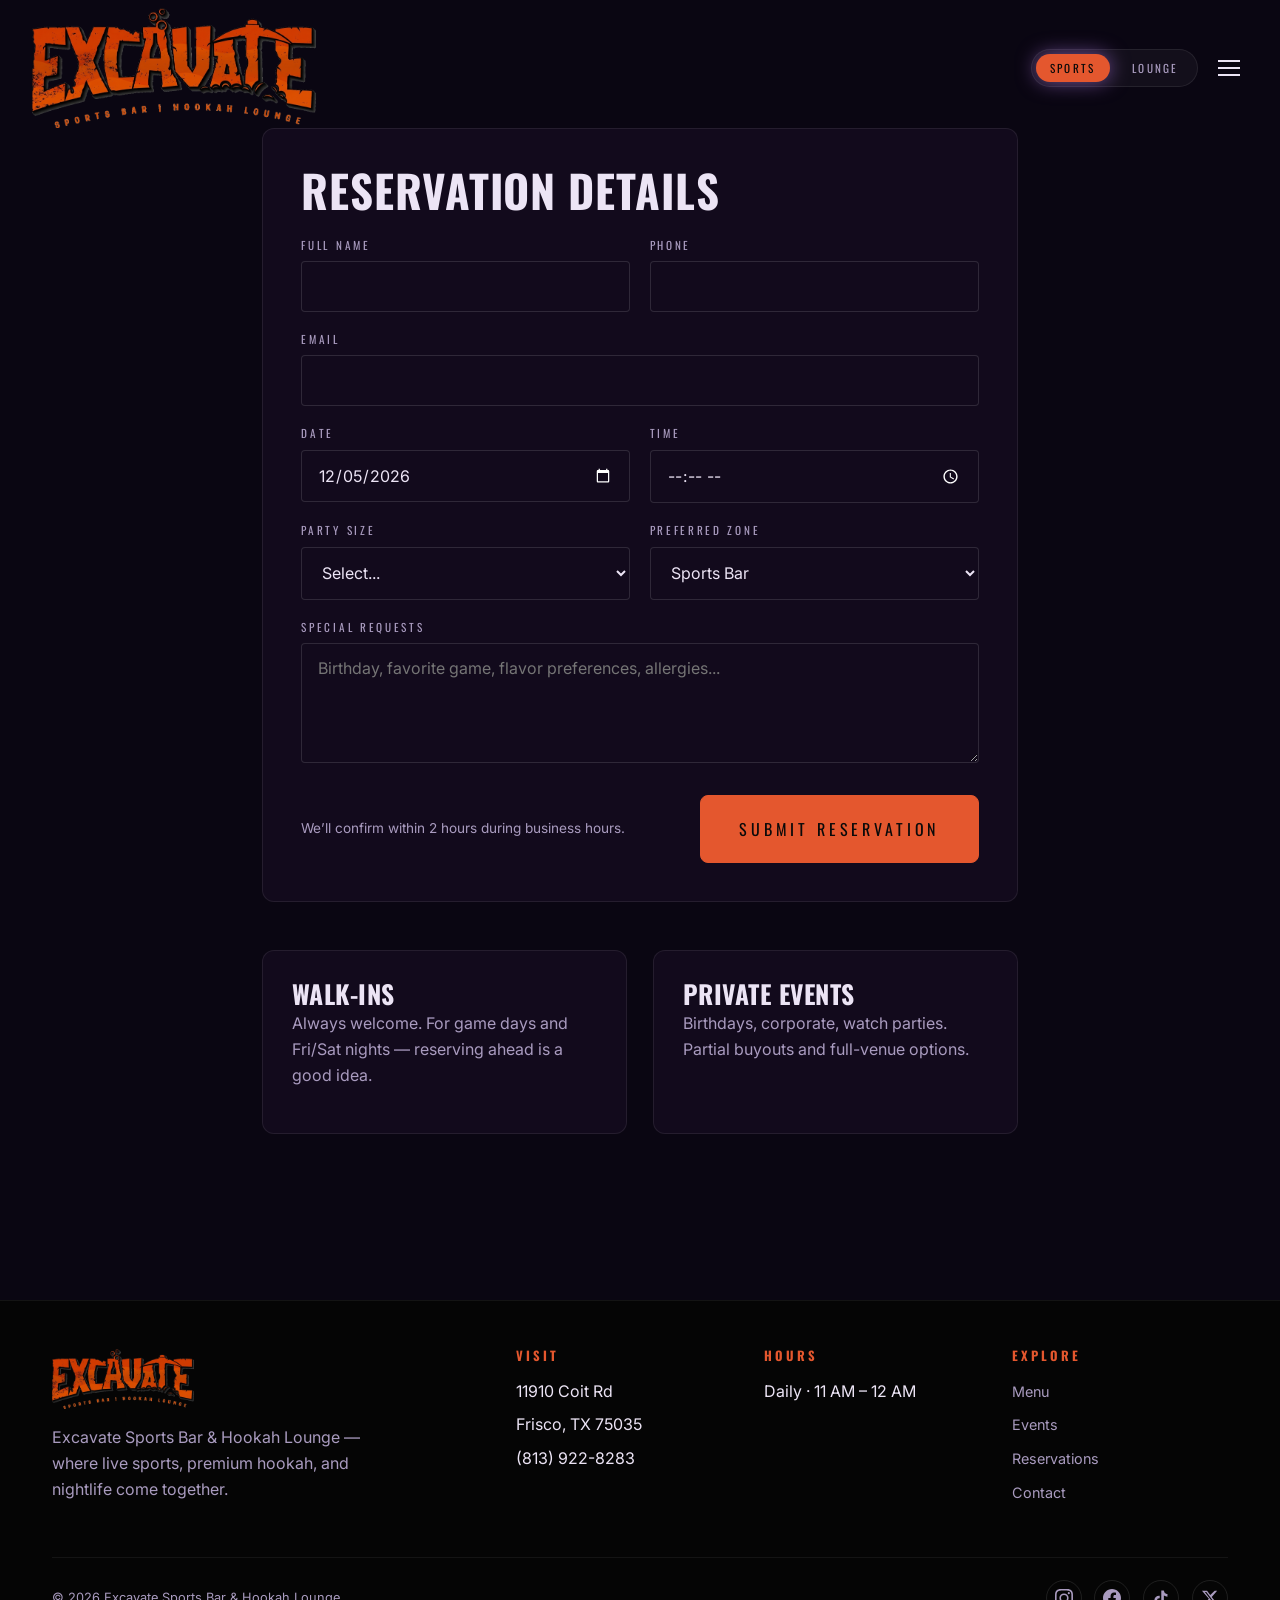
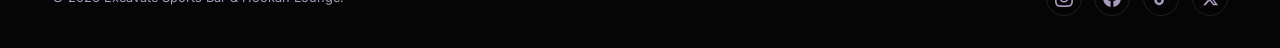
<file: reserve.html>
<!DOCTYPE html>
<html lang="en">
<head>
  <meta charset="UTF-8" />
  <meta name="viewport" content="width=device-width, initial-scale=1.0" />
  <title>Reserve a Table | Excavate Hookah Lounge — Frisco, TX</title>
  <meta name="description" content="Book a table, private booth, or VIP section at Excavate Hookah Lounge in Frisco, TX. Easy online reservations — secure your spot for tonight." />
  <link rel="canonical" href="https://theexcavate.com/reserve.html" />
  <link rel="icon" type="image/png" href="assets/logo.png" />
  <link rel="apple-touch-icon" href="assets/logo.png" />
  <link href="https://fonts.googleapis.com/css2?family=Oswald:wght@400;600;700&family=Inter:wght@300;400;500;600&display=swap" rel="stylesheet" />
  <link rel="stylesheet" href="styles.css?v=5" />
  <style>
    input[type="date"]::-webkit-calendar-picker-indicator,
    input[type="time"]::-webkit-calendar-picker-indicator {
      filter: invert(1);
      cursor: pointer;
    }
  </style>
</head>
<body data-mode="sports">

  <!-- Nav overlay -->
  <div class="nav-overlay" id="navOverlay"></div>

    <!-- Nav drawer (outside nav to avoid stacking context issues) -->
  <ul class="nav-links" id="navLinks">
    <li><a href="index.html">Home</a></li>
    <li><a href="menu.html">Menu</a></li>
    <li><a href="events.html">Events</a></li>
    <li><a href="gallery.html">Gallery</a></li>
    <li><a href="reserve.html" class="active">Reserve</a></li>
    <li><a href="about.html">About</a></li>
    <li><a href="contact.html">Contact</a></li>
    <li><a href="follow.html">Follow Us</a></li>
  </ul>

  <nav class="nav" id="nav">
    <div class="nav-inner">
      <a href="index.html" class="nav-brand"><img src="assets/logo.png" alt="Excavate" /></a>
      <div class="nav-right">
      <div class="nav-mode-toggle" role="tablist">
        <button data-mode-btn="sports" type="button">Sports</button>
        <button data-mode-btn="lounge" type="button">Lounge</button>
      </div>
      <button class="nav-toggle" id="navToggle" aria-label="Menu"><span></span><span></span><span></span></button>
      </div>
    </div>
  </nav>


  <section class="section">
    <div class="container" style="max-width: 820px;">
      <form id="reserveForm" class="card" style="padding: 2.4rem;" name="reservation" action="/success.html" method="POST" data-netlify="true" netlify-honeypot="bot-field">
        <h2 style="margin-bottom:1.4rem;">Reservation Details</h2>

        <input type="hidden" name="form-name" value="reservation" />
        <p style="display:none;"><input name="bot-field" /></p>

        <div class="form-grid">
          <div class="field">
            <label for="name">Full Name</label>
            <input id="name" name="name" type="text" required autocomplete="name" />
          </div>
          <div class="field">
            <label for="phone">Phone</label>
            <input id="phone" name="phone" type="tel" required autocomplete="tel" />
          </div>
          <div class="field full">
            <label for="email">Email</label>
            <input id="email" name="email" type="email" required autocomplete="email" />
          </div>

          <div class="field">
            <label for="date">Date</label>
            <input id="date" name="date" type="date" required />
          </div>
          <div class="field">
            <label for="time">Time</label>
            <input id="time" name="time" type="time" required />
          </div>
          <div class="field">
            <label for="party">Party Size</label>
            <select id="party" name="party" required>
              <option value="">Select...</option>
              <option>1–2</option><option>3–4</option><option>5–6</option>
              <option>7–8</option><option>9–12</option><option>13+ (private event)</option>
            </select>
          </div>
          <div class="field">
            <label for="zone">Preferred Zone</label>
            <select id="zone" name="zone">
              <option>Sports Bar</option>
              <option>Lounge</option>
            </select>
          </div>

          <div class="field full">
            <label for="notes">Special Requests</label>
            <textarea id="notes" name="notes" placeholder="Birthday, favorite game, flavor preferences, allergies..."></textarea>
          </div>
        </div>

        <div class="cta-row mt-2" style="justify-content: space-between; align-items: center;">
          <p class="muted" style="margin:0; font-size: 0.85rem;">We’ll confirm within 2 hours during business hours.</p>
          <button type="submit" class="btn btn-solid btn-xl">Submit Reservation</button>
        </div>

      </form>

      <div class="grid-3 mt-3">
        <div class="card">
          <h3>Walk-ins</h3>
          <p>Always welcome. For game days and Fri/Sat nights — reserving ahead is a good idea.</p>
        </div>
        <div class="card">
          <h3>Private Events</h3>
          <p>Birthdays, corporate, watch parties. Partial buyouts and full-venue options.</p>
        </div>
      </div>
    </div>
  </section>

  <footer class="footer">
    <div class="container">
      <div class="footer-inner">
        <div><img src="assets/logo.png" alt="Excavate" style="height:60px; margin-bottom:1rem;" /><p class="muted" style="max-width:320px;">Excavate Sports Bar &amp; Hookah Lounge — where live sports, premium hookah, and nightlife come together.</p></div>
        <div><h4>Visit</h4><ul><li>11910 Coit Rd</li><li>Frisco, TX 75035</li><li>(813) 922-8283</li></ul></div>
        <div><h4>Hours</h4><ul class="sports-only"><li>Daily · 11 AM – 12 AM</li></ul><ul class="lounge-only"><li>Sun–Thu · 4 PM – 12 AM</li><li>Fri–Sat · 4 PM – 2 AM</li></ul></div>
        <div><h4>Explore</h4><ul><li><a href="menu.html">Menu</a></li><li><a href="events.html">Events</a></li><li><a href="reserve.html">Reservations</a></li><li><a href="contact.html">Contact</a></li></ul></div>
      </div>
      <div class="legal"><span>© <span id="year"></span> Excavate Sports Bar &amp; Hookah Lounge.</span><div class="socials" aria-label="Social media"><a href="https://www.instagram.com/excavatesportsbar?igsh=MWQyMXh6aDhtbXd2bQ%3D%3D&utm_source=qr" aria-label="Instagram" target="_blank"><svg viewBox="0 0 24 24" fill="currentColor" width="18" height="18"><path d="M12 2.163c3.204 0 3.584.012 4.85.07 1.366.062 2.633.334 3.608 1.308.975.975 1.246 2.242 1.308 3.608.058 1.266.07 1.646.07 4.85s-.012 3.584-.07 4.85c-.062 1.366-.334 2.633-1.308 3.608-.975.975-2.242 1.246-3.608 1.308-1.266.058-1.646.07-4.85.07s-3.584-.012-4.85-.07c-1.366-.062-2.633-.334-3.608-1.308-.975-.975-1.246-2.242-1.308-3.608C2.175 15.584 2.163 15.204 2.163 12s.012-3.584.07-4.85c.062-1.366.334-2.633 1.308-3.608.975-.975 2.242-1.246 3.608-1.308C8.416 2.175 8.796 2.163 12 2.163zm0-2.163C8.741 0 8.332.014 7.052.072 5.197.157 3.355.673 2.014 2.014.673 3.355.157 5.197.072 7.052.014 8.332 0 8.741 0 12c0 3.259.014 3.668.072 4.948.085 1.855.601 3.697 1.942 5.038 1.341 1.341 3.183 1.857 5.038 1.942C8.332 23.986 8.741 24 12 24c3.259 0 3.668-.014 4.948-.072 1.855-.085 3.697-.601 5.038-1.942 1.341-1.341 1.857-3.183 1.942-5.038.058-1.28.072-1.689.072-4.948 0-3.259-.014-3.668-.072-4.948-.085-1.855-.601-3.697-1.942-5.038C20.645.673 18.803.157 16.948.072 15.668.014 15.259 0 12 0zm0 5.838a6.162 6.162 0 1 0 0 12.324 6.162 6.162 0 0 0 0-12.324zm0 10.162a4 4 0 1 1 0-8 4 4 0 0 1 0 8zm6.406-11.845a1.44 1.44 0 1 0 0 2.881 1.44 1.44 0 0 0 0-2.881z"/></svg></a><a href="https://www.facebook.com/profile.php?id=61589511382268&mibextid=wwXIfr&rdid=In4ixU3DoGzmxq71&share_url=https%3A%2F%2Fwww.facebook.com%2Fshare%2F14dCfkYbKYc%2F%3Fmibextid%3DwwXIfr%26ref%3D1#" aria-label="Facebook" target="_blank"><svg viewBox="0 0 24 24" fill="currentColor" width="18" height="18"><path d="M24 12.073C24 5.405 18.627 0 12 0S0 5.405 0 12.073C0 18.1 4.388 23.094 10.125 24v-8.437H7.078v-3.49h3.047V9.41c0-3.025 1.792-4.697 4.533-4.697 1.312 0 2.686.236 2.686.236v2.97h-1.513c-1.491 0-1.956.93-1.956 1.886v2.267h3.328l-.532 3.49h-2.796V24C19.612 23.094 24 18.1 24 12.073z"/></svg></a><a href="#" aria-label="TikTok"><svg viewBox="0 0 24 24" fill="currentColor" width="18" height="18"><path d="M19.59 6.69a4.83 4.83 0 0 1-3.77-4.25V2h-3.45v13.67a2.89 2.89 0 0 1-2.88 2.5 2.89 2.89 0 0 1-2.89-2.89 2.89 2.89 0 0 1 2.89-2.89c.28 0 .54.04.79.1V9.01a6.33 6.33 0 0 0-.79-.05 6.34 6.34 0 0 0-6.34 6.34 6.34 6.34 0 0 0 6.34 6.34 6.34 6.34 0 0 0 6.33-6.34V8.69a8.17 8.17 0 0 0 4.78 1.52V6.75a4.85 4.85 0 0 1-1.01-.06z"/></svg></a><a href="#" aria-label="X"><svg viewBox="0 0 24 24" fill="currentColor" width="18" height="18"><path d="M18.244 2.25h3.308l-7.227 8.26 8.502 11.24H16.17l-4.714-6.231-5.401 6.231H2.744l7.737-8.835L1.254 2.25H8.08l4.261 5.636 5.903-5.636zm-1.161 17.52h1.833L7.084 4.126H5.117z"/></svg></a></div></div>
    </div>
  </footer>

  <div class="mode-flash" id="modeFlash"></div>
  <script src="app.js"></script>
  <script>
    document.getElementById('date').value = new Date().toISOString().split('T')[0];
  </script>
</body>
</html>
</file>
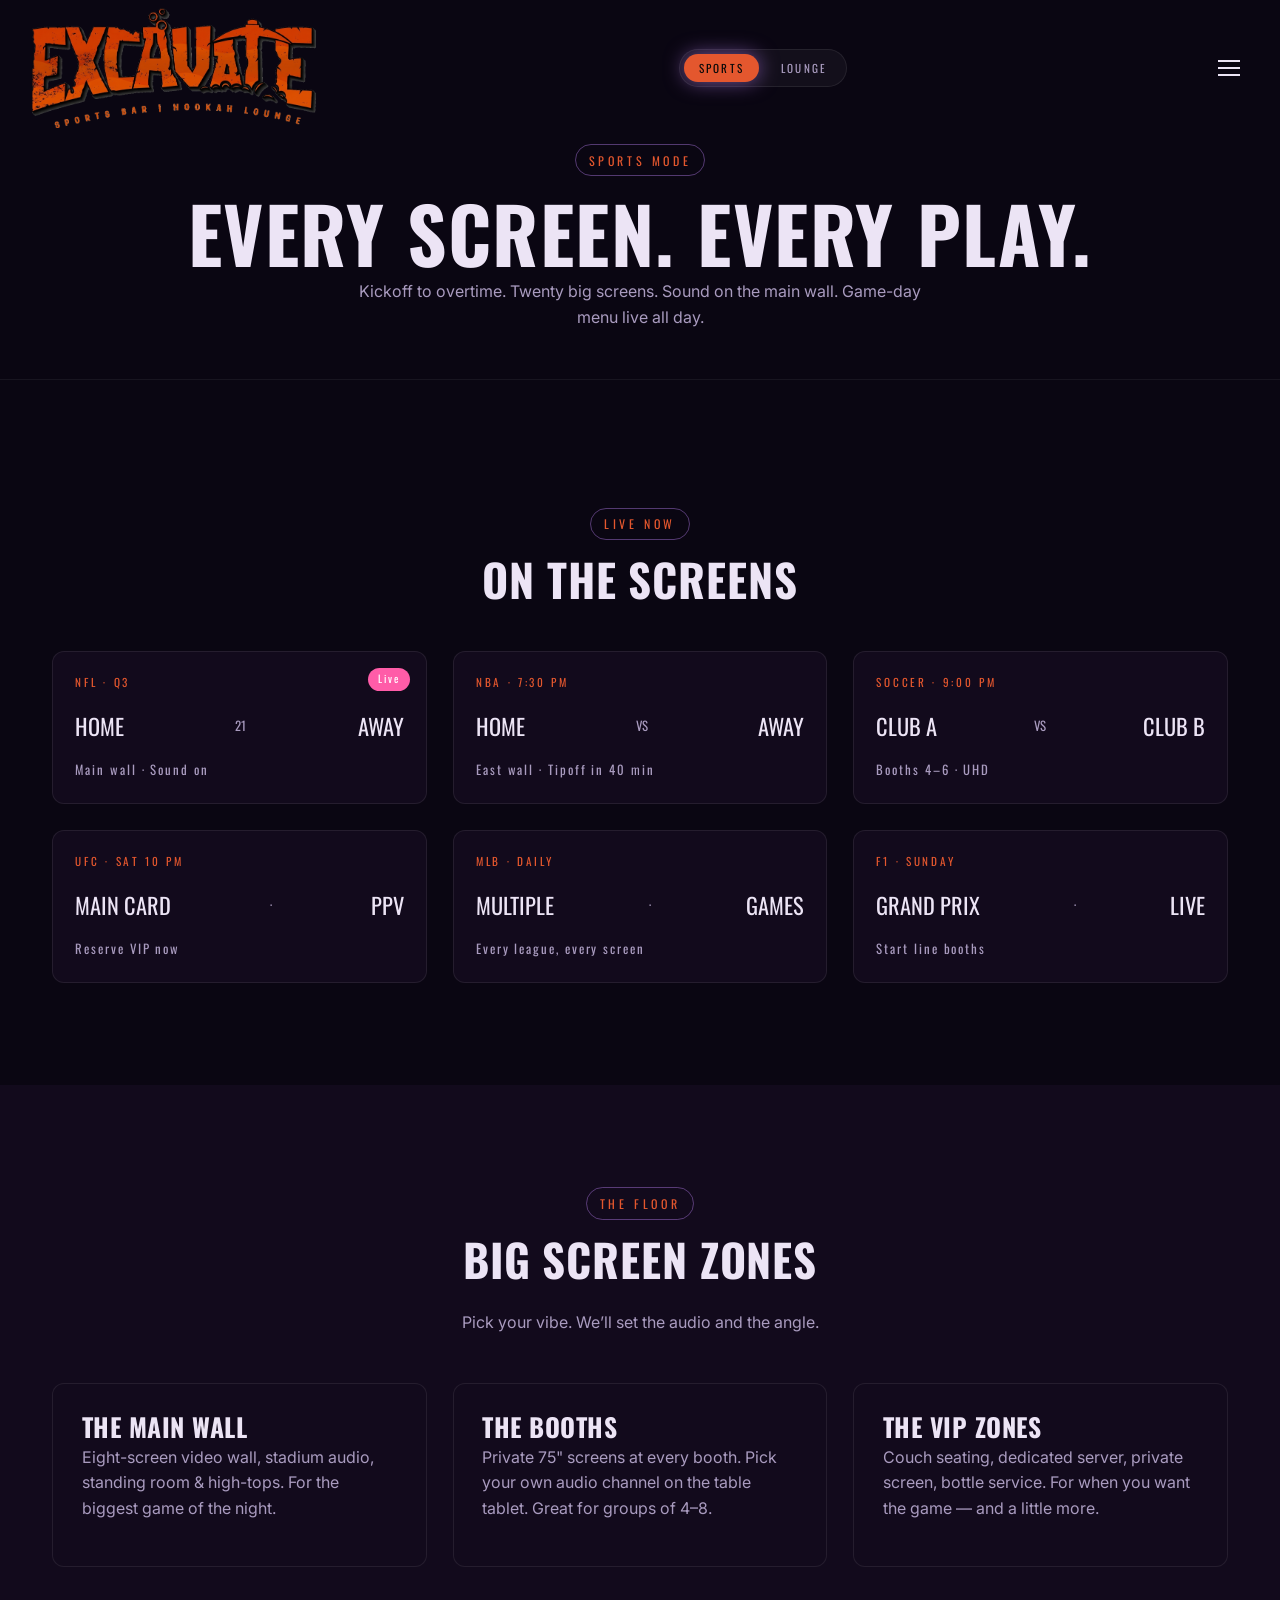
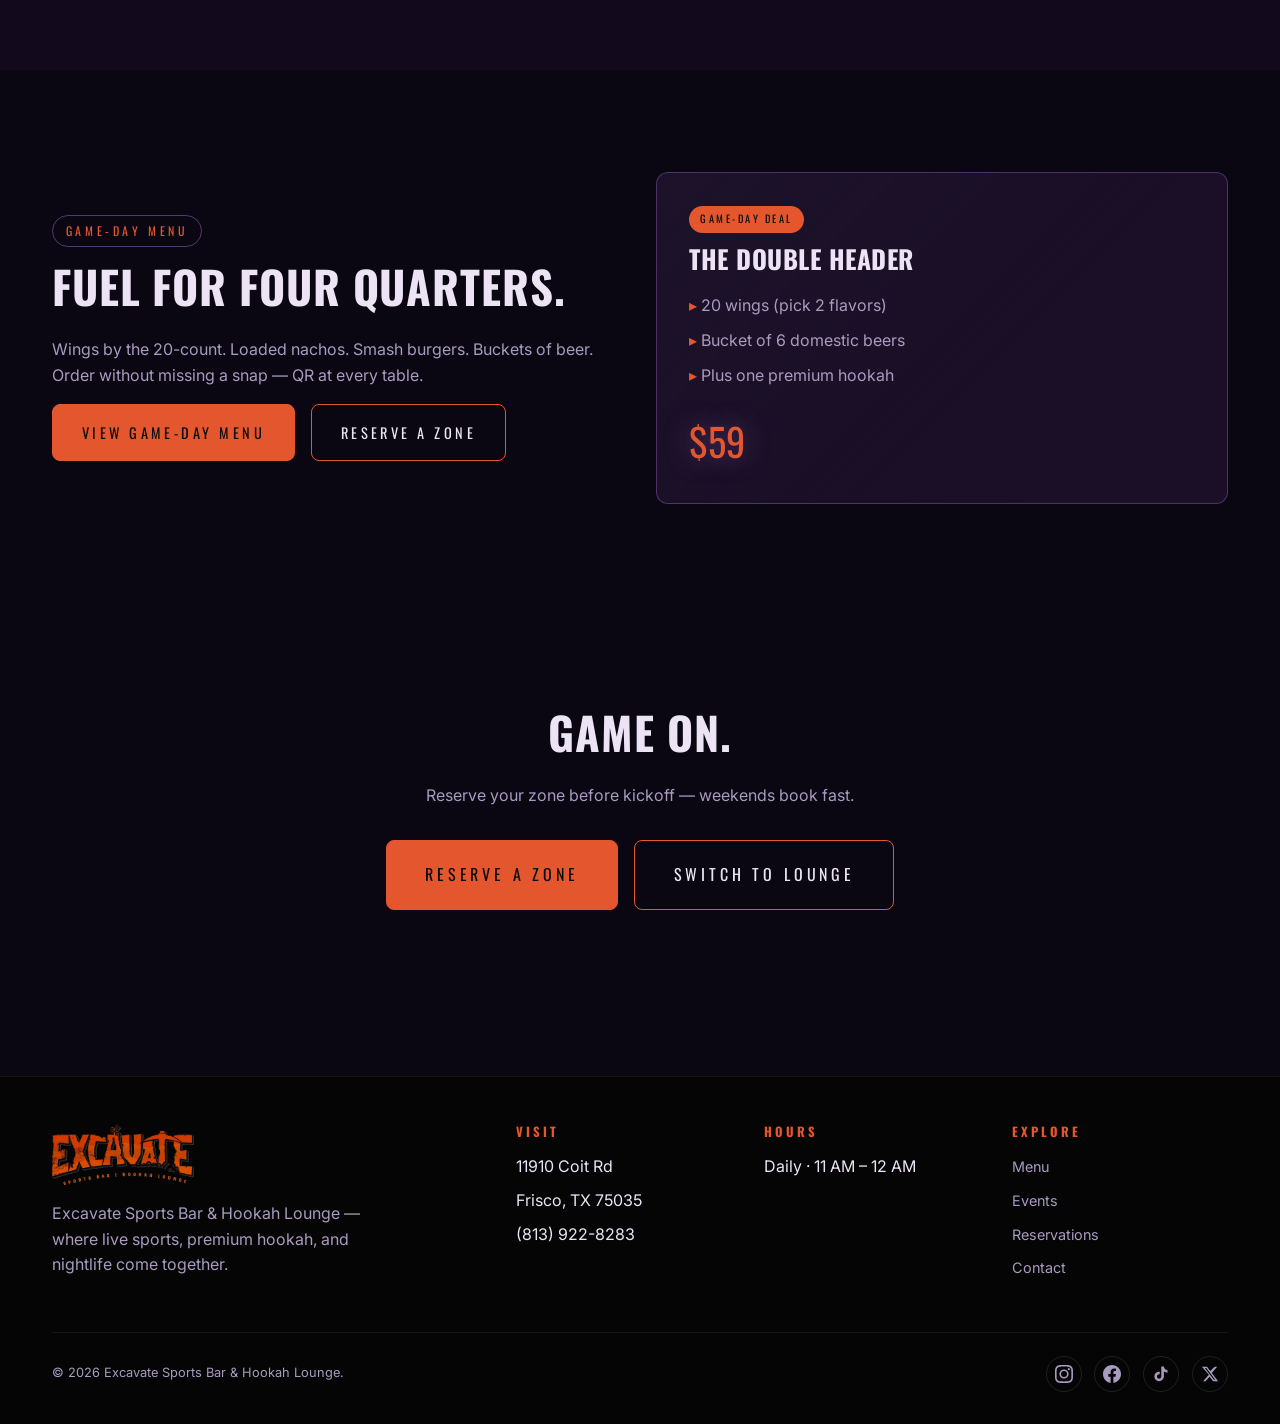
<file: sports.html>
<!DOCTYPE html>
<html lang="en">
<head>
  <meta charset="UTF-8" />
  <meta name="viewport" content="width=device-width, initial-scale=1.0" />
  <title>Sports Mode — Excavate</title>
  <meta name="description" content="Live sports, big screens, game-day menu — Excavate Sports Mode." />
  <link rel="icon" type="image/png" href="assets/logo.png" />
  <link rel="apple-touch-icon" href="assets/logo.png" />
  <link href="https://fonts.googleapis.com/css2?family=Oswald:wght@400;600;700&family=Inter:wght@300;400;500;600&display=swap" rel="stylesheet" />
  <link rel="stylesheet" href="styles.css?v=5" />
</head>
<body data-mode="sports">

  <!-- Nav overlay -->
  <div class="nav-overlay" id="navOverlay"></div>

    <!-- Nav drawer (outside nav to avoid stacking context issues) -->
  <ul class="nav-links" id="navLinks">
    <li><a href="index.html">Home</a></li>
    <li><a href="sports.html" class="active">Sports</a></li>
    <li><a href="menu.html">Menu</a></li>
    <li><a href="events.html">Events</a></li>
    <li><a href="gallery.html">Gallery</a></li>
    <li><a href="reserve.html">Reserve</a></li>
    <li><a href="about.html">About</a></li>
    <li><a href="contact.html">Contact</a></li>
  </ul>

  <nav class="nav" id="nav">
    <div class="nav-inner">
      <a href="index.html" class="nav-brand"><img src="assets/logo.png" alt="Excavate" /></a>
      <div class="nav-mode-toggle">
        <button data-mode-btn="sports" class="active" type="button">Sports</button>
        <button data-mode-btn="lounge" type="button">Lounge</button>
      </div>
      <button class="nav-toggle" id="navToggle" aria-label="Menu"><span></span><span></span><span></span></button>
    </div>
  </nav>

  <header class="page-header">
    <div class="atmosphere"><div class="smoke-blob s1"></div><div class="smoke-blob s2"></div></div>
    <div class="stadium-lights"></div>
    <div class="container">
      <span class="eyebrow">Sports Mode</span>
      <h1>Every Screen. Every Play.</h1>
      <p class="muted">Kickoff to overtime. Twenty big screens. Sound on the main wall. Game-day menu live all day.</p>
    </div>
  </header>

  <!-- LIVE NOW -->
  <section class="section">
    <div class="container">
      <div class="text-center mb-3">
        <span class="eyebrow">Live Now</span>
        <h2>On the Screens</h2>
      </div>
      <div class="grid-3">
        <div class="match-card">
          <span class="live">Live</span>
          <span class="league">NFL · Q3</span>
          <div class="teams"><span>Home</span><span class="vs">21</span><span>Away</span></div>
          <span class="time">Main wall · Sound on</span>
        </div>
        <div class="match-card">
          <span class="league">NBA · 7:30 PM</span>
          <div class="teams"><span>Home</span><span class="vs">vs</span><span>Away</span></div>
          <span class="time">East wall · Tipoff in 40 min</span>
        </div>
        <div class="match-card">
          <span class="league">Soccer · 9:00 PM</span>
          <div class="teams"><span>Club A</span><span class="vs">vs</span><span>Club B</span></div>
          <span class="time">Booths 4–6 · UHD</span>
        </div>
        <div class="match-card">
          <span class="league">UFC · Sat 10 PM</span>
          <div class="teams"><span>Main Card</span><span class="vs">·</span><span>PPV</span></div>
          <span class="time">Reserve VIP now</span>
        </div>
        <div class="match-card">
          <span class="league">MLB · Daily</span>
          <div class="teams"><span>Multiple</span><span class="vs">·</span><span>Games</span></div>
          <span class="time">Every league, every screen</span>
        </div>
        <div class="match-card">
          <span class="league">F1 · Sunday</span>
          <div class="teams"><span>Grand Prix</span><span class="vs">·</span><span>Live</span></div>
          <span class="time">Start line booths</span>
        </div>
      </div>
    </div>
  </section>

  <!-- SCREEN ZONES -->
  <section class="section" style="background: var(--surface);">
    <div class="container">
      <div class="text-center mb-3">
        <span class="eyebrow">The Floor</span>
        <h2>Big Screen Zones</h2>
        <p class="muted" style="max-width:560px; margin:0 auto;">Pick your vibe. We’ll set the audio and the angle.</p>
      </div>
      <div class="grid-3">
        <div class="card">
          <h3>The Main Wall</h3>
          <p>Eight-screen video wall, stadium audio, standing room &amp; high-tops. For the biggest game of the night.</p>
        </div>
        <div class="card">
          <h3>The Booths</h3>
          <p>Private 75" screens at every booth. Pick your own audio channel on the table tablet. Great for groups of 4–8.</p>
        </div>
        <div class="card">
          <h3>The VIP Zones</h3>
          <p>Couch seating, dedicated server, private screen, bottle service. For when you want the game — and a little more.</p>
        </div>
      </div>
    </div>
  </section>

  <!-- GAME-DAY MENU TEASER -->
  <section class="section">
    <div class="container">
      <div class="grid-2" style="align-items:center;">
        <div>
          <span class="eyebrow">Game-Day Menu</span>
          <h2>Fuel for Four Quarters.</h2>
          <p>Wings by the 20-count. Loaded nachos. Smash burgers. Buckets of beer. Order without missing a snap — QR at every table.</p>
          <div class="cta-row" style="justify-content:flex-start;">
            <a href="menu.html" class="btn btn-solid">View Game-Day Menu</a>
            <a href="reserve.html" class="btn">Reserve a Zone</a>
          </div>
        </div>
        <div>
          <div class="combo-card">
            <span class="pill">Game-Day Deal</span>
            <h3>The Double Header</h3>
            <ul>
              <li>20 wings (pick 2 flavors)</li>
              <li>Bucket of 6 domestic beers</li>
              <li>Plus one premium hookah</li>
            </ul>
            <span class="price-big">$59</span>
          </div>
        </div>
      </div>
    </div>
  </section>

  <!-- CTA -->
  <section class="section text-center">
    <div class="container">
      <h2>Game On.</h2>
      <p class="muted" style="max-width:520px; margin:0 auto 2rem;">Reserve your zone before kickoff — weekends book fast.</p>
      <div class="cta-row">
        <a href="reserve.html" class="btn btn-solid btn-xl">Reserve a Zone</a>
        <a href="lounge.html" class="btn btn-xl">Switch to Lounge</a>
      </div>
    </div>
  </section>

  <footer class="footer">
    <div class="container">
      <div class="footer-inner">
        <div><img src="assets/logo.png" alt="Excavate" style="height:60px; margin-bottom:1rem;" /><p class="muted" style="max-width:320px;">Excavate Sports Bar &amp; Hookah Lounge — where live sports, premium hookah, and nightlife come together.</p></div>
        <div><h4>Visit</h4><ul><li>11910 Coit Rd</li><li>Frisco, TX 75035</li><li>(813) 922-8283</li></ul></div>
        <div><h4>Hours</h4><ul class="sports-only"><li>Daily · 11 AM – 12 AM</li></ul><ul class="lounge-only"><li>Sun–Thu · 4 PM – 12 AM</li><li>Fri–Sat · 4 PM – 2 AM</li></ul></div>
        <div><h4>Explore</h4><ul><li><a href="menu.html">Menu</a></li><li><a href="events.html">Events</a></li><li><a href="reserve.html">Reservations</a></li><li><a href="contact.html">Contact</a></li></ul></div>
      </div>
      <div class="legal"><span>© <span id="year"></span> Excavate Sports Bar &amp; Hookah Lounge.</span><div class="socials" aria-label="Social media"><a href="https://www.instagram.com/excavatesportsbar?igsh=MWQyMXh6aDhtbXd2bQ%3D%3D&utm_source=qr" aria-label="Instagram" target="_blank"><svg viewBox="0 0 24 24" fill="currentColor" width="18" height="18"><path d="M12 2.163c3.204 0 3.584.012 4.85.07 1.366.062 2.633.334 3.608 1.308.975.975 1.246 2.242 1.308 3.608.058 1.266.07 1.646.07 4.85s-.012 3.584-.07 4.85c-.062 1.366-.334 2.633-1.308 3.608-.975.975-2.242 1.246-3.608 1.308-1.266.058-1.646.07-4.85.07s-3.584-.012-4.85-.07c-1.366-.062-2.633-.334-3.608-1.308-.975-.975-1.246-2.242-1.308-3.608C2.175 15.584 2.163 15.204 2.163 12s.012-3.584.07-4.85c.062-1.366.334-2.633 1.308-3.608.975-.975 2.242-1.246 3.608-1.308C8.416 2.175 8.796 2.163 12 2.163zm0-2.163C8.741 0 8.332.014 7.052.072 5.197.157 3.355.673 2.014 2.014.673 3.355.157 5.197.072 7.052.014 8.332 0 8.741 0 12c0 3.259.014 3.668.072 4.948.085 1.855.601 3.697 1.942 5.038 1.341 1.341 3.183 1.857 5.038 1.942C8.332 23.986 8.741 24 12 24c3.259 0 3.668-.014 4.948-.072 1.855-.085 3.697-.601 5.038-1.942 1.341-1.341 1.857-3.183 1.942-5.038.058-1.28.072-1.689.072-4.948 0-3.259-.014-3.668-.072-4.948-.085-1.855-.601-3.697-1.942-5.038C20.645.673 18.803.157 16.948.072 15.668.014 15.259 0 12 0zm0 5.838a6.162 6.162 0 1 0 0 12.324 6.162 6.162 0 0 0 0-12.324zm0 10.162a4 4 0 1 1 0-8 4 4 0 0 1 0 8zm6.406-11.845a1.44 1.44 0 1 0 0 2.881 1.44 1.44 0 0 0 0-2.881z"/></svg></a><a href="https://www.facebook.com/profile.php?id=61589511382268&mibextid=wwXIfr&rdid=In4ixU3DoGzmxq71&share_url=https%3A%2F%2Fwww.facebook.com%2Fshare%2F14dCfkYbKYc%2F%3Fmibextid%3DwwXIfr%26ref%3D1#" aria-label="Facebook" target="_blank"><svg viewBox="0 0 24 24" fill="currentColor" width="18" height="18"><path d="M24 12.073C24 5.405 18.627 0 12 0S0 5.405 0 12.073C0 18.1 4.388 23.094 10.125 24v-8.437H7.078v-3.49h3.047V9.41c0-3.025 1.792-4.697 4.533-4.697 1.312 0 2.686.236 2.686.236v2.97h-1.513c-1.491 0-1.956.93-1.956 1.886v2.267h3.328l-.532 3.49h-2.796V24C19.612 23.094 24 18.1 24 12.073z"/></svg></a><a href="#" aria-label="TikTok"><svg viewBox="0 0 24 24" fill="currentColor" width="18" height="18"><path d="M19.59 6.69a4.83 4.83 0 0 1-3.77-4.25V2h-3.45v13.67a2.89 2.89 0 0 1-2.88 2.5 2.89 2.89 0 0 1-2.89-2.89 2.89 2.89 0 0 1 2.89-2.89c.28 0 .54.04.79.1V9.01a6.33 6.33 0 0 0-.79-.05 6.34 6.34 0 0 0-6.34 6.34 6.34 6.34 0 0 0 6.34 6.34 6.34 6.34 0 0 0 6.33-6.34V8.69a8.17 8.17 0 0 0 4.78 1.52V6.75a4.85 4.85 0 0 1-1.01-.06z"/></svg></a><a href="#" aria-label="X"><svg viewBox="0 0 24 24" fill="currentColor" width="18" height="18"><path d="M18.244 2.25h3.308l-7.227 8.26 8.502 11.24H16.17l-4.714-6.231-5.401 6.231H2.744l7.737-8.835L1.254 2.25H8.08l4.261 5.636 5.903-5.636zm-1.161 17.52h1.833L7.084 4.126H5.117z"/></svg></a></div></div>
    </div>
  </footer>

  <div class="mode-flash" id="modeFlash"></div>
  <script src="app.js"></script>
</body>
</html>
</file>
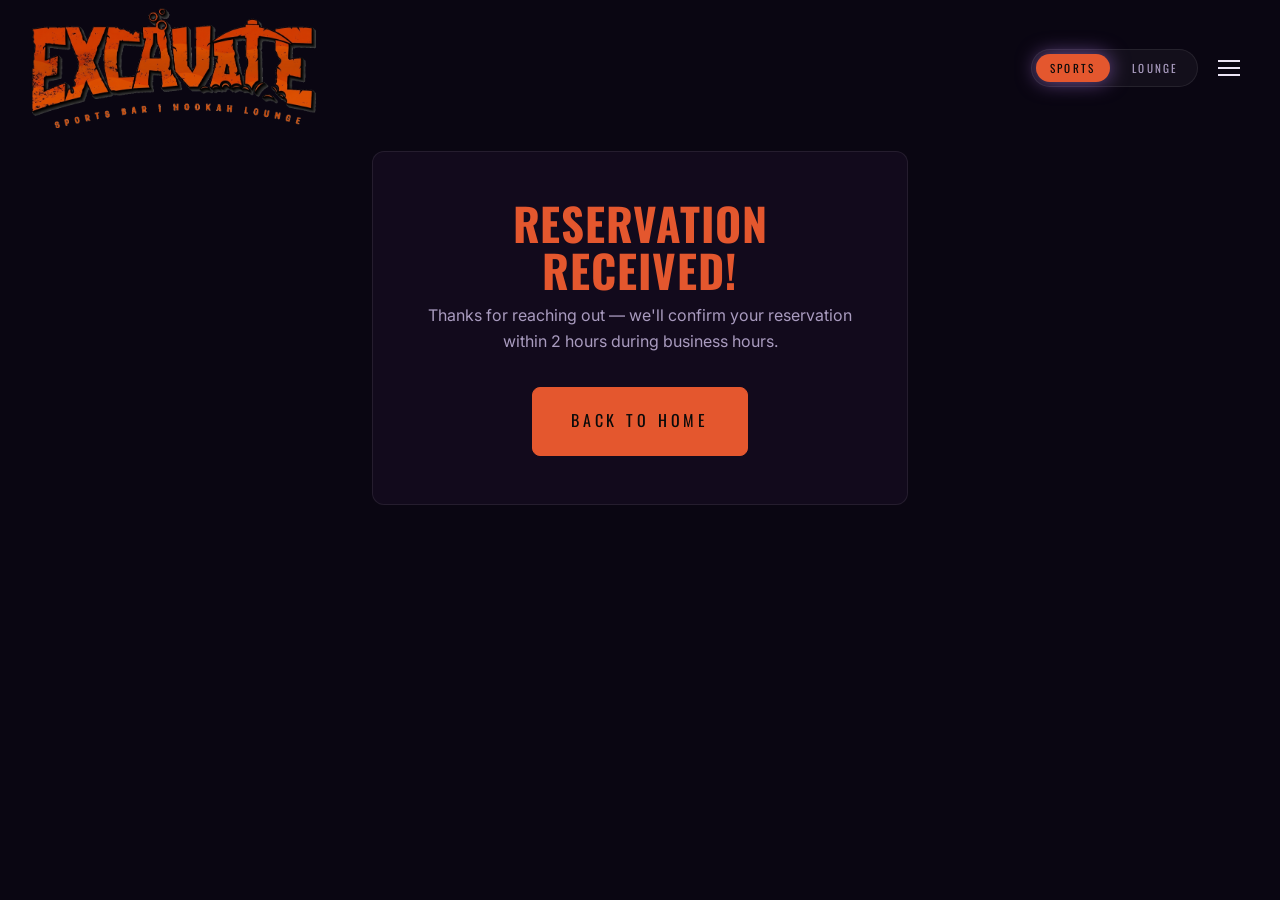
<file: success.html>
<!DOCTYPE html>
<html lang="en">
<head>
  <meta charset="UTF-8" />
  <meta name="viewport" content="width=device-width, initial-scale=1.0" />
  <title>Reservation Received | Excavate</title>
  <link rel="icon" type="image/png" href="assets/logo.png" />
  <link href="https://fonts.googleapis.com/css2?family=Oswald:wght@400;600;700&family=Inter:wght@300;400;500;600&display=swap" rel="stylesheet" />
  <link rel="stylesheet" href="styles.css?v=5" />
</head>
<body data-mode="sports">

  <div class="nav-overlay" id="navOverlay"></div>
  <ul class="nav-links" id="navLinks">
    <li><a href="index.html">Home</a></li>
    <li><a href="menu.html">Menu</a></li>
    <li><a href="events.html">Events</a></li>
    <li><a href="gallery.html">Gallery</a></li>
    <li><a href="reserve.html">Reserve</a></li>
    <li><a href="about.html">About</a></li>
    <li><a href="contact.html">Contact</a></li>
    <li><a href="follow.html">Follow Us</a></li>
  </ul>

  <nav class="nav" id="nav">
    <div class="nav-inner">
      <a href="index.html" class="nav-brand"><img src="assets/logo.png" alt="Excavate" /></a>
      <div class="nav-right">
        <div class="nav-mode-toggle" role="tablist">
          <button data-mode-btn="sports" type="button">Sports</button>
          <button data-mode-btn="lounge" type="button">Lounge</button>
        </div>
        <button class="nav-toggle" id="navToggle" aria-label="Menu"><span></span><span></span><span></span></button>
      </div>
    </div>
  </nav>

  <section class="section" style="min-height: 70vh; display: flex; align-items: center;">
    <div class="container" style="max-width: 600px; text-align: center;">
      <div class="card" style="padding: 3rem 2.4rem;">
        <h2 style="color: var(--primary); margin-bottom: 0.6rem;">Reservation Received!</h2>
        <p class="muted" style="margin-bottom: 2rem;">Thanks for reaching out — we'll confirm your reservation within 2 hours during business hours.</p>
        <a href="index.html" class="btn btn-solid btn-xl">Back to Home</a>
      </div>
    </div>
  </section>

  <div class="mode-flash" id="modeFlash"></div>
  <script src="app.js"></script>
</body>
</html>
</file>
<file: styles.css>
/* =========================================================
   EXCAVATE — Sports Bar | Hookah Lounge
   Industrial Nightlife Dual Experience
   ========================================================= */

/* ---------- Base tokens (shared) ---------- */
:root {
  --font-display: "Oswald", "Bebas Neue", Impact, sans-serif;
  --font-body: "Inter", "Helvetica Neue", Arial, sans-serif;
  --radius: 4px;
  --radius-lg: 12px;

  --ease: cubic-bezier(0.22, 1, 0.36, 1);
  --transition-mode: 900ms var(--ease);

  /* Brand anchors — shared across both modes */
  --brand-orange: #e4572e;
  --brand-orange-hot: #ff6b2b;
  --brand-orange-deep: #b33e1d;

  /* Neutrals */
  --ink-0: #050505;
  --ink-1: #0a0a0a;
  --ink-2: #141414;
  --ink-3: #1f1f1f;
  --ink-4: #2a2a2a;
  --smoke-1: #3a3a3a;
  --smoke-2: #5a5a5a;
  --paper: #f5f1e8;
  --paper-dim: #cfc7b6;
}

/* ---------- Mode: Default (neutral, before entry) ---------- */
body {
  --bg: var(--ink-0);
  --surface: var(--ink-1);
  --surface-2: var(--ink-2);
  --text: var(--paper);
  --text-dim: var(--paper-dim);
  --primary: var(--brand-orange);
  --primary-hot: var(--brand-orange-hot);
  --accent: #ffa84d;
  --signal: #ff2d2d;
  --glow: 228, 87, 46;
  --vignette: radial-gradient(ellipse at center, rgba(0,0,0,0) 0%, rgba(0,0,0,0.7) 100%);
}

/* ---------- Mode: Sports (lounge color palette) ---------- */
body[data-mode="sports"] {
  --bg: #0a0612;
  --surface: #120a1c;
  --surface-2: #1a0f26;
  --text: #ece4f5;
  --text-dim: #a99bbf;
  --primary: var(--brand-orange);
  --primary-hot: #ff8a4d;
  --accent: #c084fc;
  --signal: #ff5ca8;
  --glow: 192, 132, 252;
}

/* ---------- Mode: Lounge (dark, smoky, neon) ---------- */
body[data-mode="lounge"] {
  --bg: #0a0612;
  --surface: #120a1c;
  --surface-2: #1a0f26;
  --text: #ece4f5;
  --text-dim: #a99bbf;
  --primary: var(--brand-orange);
  --primary-hot: #ff8a4d;
  --accent: #c084fc;
  --signal: #ff5ca8;
  --glow: 192, 132, 252;
}

/* ---------- Reset ---------- */
*, *::before, *::after { box-sizing: border-box; }
html, body { margin: 0; padding: 0; }
html { scroll-behavior: smooth; }
body {
  background: var(--bg);
  color: var(--text);
  font-family: var(--font-body);
  font-size: 16px;
  line-height: 1.6;
  -webkit-font-smoothing: antialiased;
  transition:
    background-color var(--transition-mode),
    color var(--transition-mode);
  overflow-x: hidden;
}

img { max-width: 100%; display: block; }
a { color: var(--primary); text-decoration: none; transition: color 200ms var(--ease); }
a:hover { color: var(--primary-hot); }

h1, h2, h3, h4 {
  font-family: var(--font-display);
  font-weight: 700;
  letter-spacing: 0.02em;
  text-transform: uppercase;
  margin: 0 0 0.6em;
  line-height: 1.05;
}
h1 { font-size: clamp(2.5rem, 6vw, 5.5rem); }
h2 { font-size: clamp(1.8rem, 3.5vw, 3rem); }
h3 { font-size: clamp(1.2rem, 2vw, 1.6rem); }

p { margin: 0 0 1em; color: var(--text-dim); }

/* ---------- Layout primitives ---------- */
.container {
  width: 100%;
  max-width: 1240px;
  margin: 0 auto;
  padding: 0 clamp(1rem, 3vw, 2rem);
}

.section {
  padding: clamp(3.5rem, 8vw, 7rem) 0;
  position: relative;
}

.eyebrow {
  display: inline-block;
  font-family: var(--font-display);
  letter-spacing: 0.3em;
  font-size: 0.75rem;
  color: var(--primary);
  text-transform: uppercase;
  padding: 0.35rem 0.8rem;
  border: 1px solid rgba(var(--glow), 0.4);
  border-radius: 999px;
  margin-bottom: 1rem;
}

/* ---------- Navigation ---------- */
.nav {
  position: fixed;
  top: 0; left: 0; right: 0;
  z-index: 100;
  background: transparent;
  border-bottom: none;
  transition: background var(--transition-mode);
}
.nav-inner {
  display: flex;
  align-items: center;
  justify-content: space-between;
  padding: 0.5rem clamp(1rem, 3vw, 2rem);
  max-width: 1400px;
  margin: 0 auto;
}

/* Right side: toggle + hamburger grouped together */
.nav-right {
  display: flex;
  align-items: center;
  gap: 0.75rem;
}

/* Nav scrolled state — dark bg once past hero */
.nav.scrolled {
  background: rgba(5, 5, 5, 0.88);
  backdrop-filter: blur(14px);
  -webkit-backdrop-filter: blur(14px);
  border-bottom: 1px solid rgba(255,255,255,0.06);
}
.nav-brand {
  display: flex; align-items: center; gap: 0.6rem;
  font-family: var(--font-display); font-size: 1.25rem;
  letter-spacing: 0.18em; color: var(--text);
}
.nav-brand img { height: 120px; width: auto; transition: height 300ms var(--ease); }
.nav.scrolled .nav-brand img { height: 48px; }
.nav-links {
  display: flex; gap: 1.8rem; list-style: none; margin: 0; padding: 0;
}
.nav-links a {
  color: var(--text-dim);
  font-size: 0.85rem;
  letter-spacing: 0.18em;
  text-transform: uppercase;
  font-family: var(--font-display);
  position: relative;
}
.nav-links a:hover { color: var(--text); }
.nav-links a::after {
  content: ""; position: absolute; bottom: -6px; left: 0;
  width: 0; height: 2px; background: var(--primary);
  transition: width 300ms var(--ease);
}
.nav-links a:hover::after, .nav-links a.active::after { width: 100%; }

.nav-mode-toggle {
  display: flex;
  align-items: center;
  gap: 0.5rem;
  background: rgba(255,255,255,0.04);
  border: 1px solid rgba(255,255,255,0.08);
  border-radius: 999px;
  padding: 4px;
}
.nav-mode-toggle button {
  background: transparent;
  border: none;
  color: var(--text-dim);
  font-family: var(--font-display);
  font-size: 0.7rem;
  letter-spacing: 0.2em;
  text-transform: uppercase;
  padding: 0.4rem 0.9rem;
  border-radius: 999px;
  cursor: pointer;
  transition: all 300ms var(--ease);
}
.nav-mode-toggle button.active {
  background: var(--primary);
  color: #0a0a0a;
  box-shadow: 0 0 20px rgba(var(--glow), 0.55);
}

/* Hamburger — always visible */
.nav-toggle {
  display: block;
  background: none; border: none; color: var(--text); cursor: pointer;
  padding: 0.5rem;
}
.nav-toggle span {
  display: block; width: 22px; height: 2px;
  background: var(--text); margin: 5px 0;
  transition: transform 250ms var(--ease), opacity 250ms var(--ease);
}

/* Nav links — right-side drawer (35% wide) */
.nav-links {
  position: fixed; top: 0; right: 0; bottom: 0;
  width: 35%; min-width: 240px; max-width: 380px;
  flex-direction: column; gap: 1.6rem;
  padding: 5rem 2rem 2rem;
  background: rgba(8,8,8,0.98);
  backdrop-filter: blur(12px);
  border-left: 1px solid rgba(255,255,255,0.08);
  box-shadow: -8px 0 40px rgba(0,0,0,0.6);
  transform: translateX(100%); opacity: 0; pointer-events: none;
  transition: transform 300ms var(--ease), opacity 300ms var(--ease);
  z-index: 999;
  overflow-y: auto;
}
.nav-links.open { transform: translateX(0); opacity: 1; pointer-events: auto; }

/* Overlay behind the drawer */
.nav-overlay {
  position: fixed; inset: 0;
  background: rgba(0,0,0,0.55);
  backdrop-filter: blur(2px);
  opacity: 0; pointer-events: none;
  transition: opacity 300ms var(--ease);
  z-index: 998;
}
.nav-overlay.open { opacity: 1; pointer-events: auto; }

/* ---------- Buttons ---------- */
.btn {
  display: inline-flex; align-items: center; gap: 0.6rem;
  padding: 1rem 1.8rem;
  font-family: var(--font-display);
  font-size: 0.9rem;
  letter-spacing: 0.24em;
  text-transform: uppercase;
  border-radius: 8px;
  border: 1px solid var(--primary);
  color: var(--text);
  background: transparent;
  cursor: pointer;
  transition: all 300ms var(--ease);
  position: relative; overflow: hidden;
}
.btn::before {
  content: ""; position: absolute; inset: 0;
  background: var(--primary); transform: translateX(-101%);
  transition: transform 350ms var(--ease); z-index: -1;
}
.btn:hover {
  color: #0a0a0a;
  box-shadow: 0 0 28px rgba(var(--glow), 0.55);
  border-color: var(--primary-hot);
}
.btn:hover::before { transform: translateX(0); }

.btn-solid {
  background: var(--primary); color: #0a0a0a;
  border-color: var(--primary);
}
.btn-solid::before { display: none; }
.btn-solid:hover {
  background: var(--primary-hot);
  box-shadow: 0 0 32px rgba(var(--glow), 0.7);
}

.btn-ghost {
  border-color: rgba(255,255,255,0.2);
}
.btn-ghost::before { background: rgba(255,255,255,0.1); }
.btn-ghost:hover { color: var(--text); border-color: rgba(255,255,255,0.5); }

.btn-xl { padding: 1.3rem 2.4rem; font-size: 1rem; }

.btn-disabled {
  opacity: 0.4;
  cursor: not-allowed;
  pointer-events: none;
}


/* ---------- Dual-Mode Hero (Home) ---------- */
.hero-dual {
  position: relative;
  min-height: 100vh;
  display: flex; align-items: center; justify-content: center;
  overflow: hidden;
  padding: 6rem 1rem 4rem;
}
.hero-dual::before {
  content: ""; position: absolute; inset: 0;
  background:
    radial-gradient(ellipse at 30% 20%, rgba(255, 107, 43, 0.25) 0%, transparent 55%),
    radial-gradient(ellipse at 70% 80%, rgba(192, 132, 252, 0.22) 0%, transparent 55%),
    linear-gradient(180deg, rgba(0,0,0,0.6) 0%, rgba(0,0,0,0.9) 100%);
  pointer-events: none;
  animation: heroGradient 16s ease-in-out infinite;
}
@keyframes heroGradient {
  0%, 100% { opacity: 1; }
  50% { opacity: 0.7; }
}

.hero-dual-inner {
  position: relative; z-index: 2;
  text-align: center;
  max-width: 1000px;
}
.hero-logo { width: min(80vw, 560px); margin: 0 auto 2rem; filter: drop-shadow(0 10px 40px rgba(var(--glow), 0.4)); }
.hero-tagline {
  font-family: var(--font-display);
  letter-spacing: 0.3em; text-transform: uppercase;
  font-size: clamp(0.85rem, 1.5vw, 1.1rem);
  color: var(--text-dim); margin-bottom: 3rem;
}
.hero-tagline span {
  display: inline-block; padding: 0 0.8rem;
  position: relative;
}
.hero-tagline span + span::before {
  content: "|";
  position: absolute; left: -0.2rem; color: var(--primary);
}

.mode-choose {
  display: grid;
  grid-template-columns: 1fr 1fr;
  gap: 2rem;
  max-width: 800px;
  margin: 0 auto;
}
@media (max-width: 720px) {
  .mode-choose { grid-template-columns: 1fr; gap: 1rem; }
}

.mode-card {
  position: relative;
  padding: 2.4rem 1.6rem;
  border: 1px solid rgba(255,255,255,0.12);
  border-radius: var(--radius-lg);
  background: rgba(20, 20, 20, 0.55);
  backdrop-filter: blur(14px);
  -webkit-backdrop-filter: blur(14px);
  text-align: left;
  transition: all 400ms var(--ease);
  cursor: pointer; overflow: hidden;
  color: var(--text);
}
.mode-card::before {
  content: ""; position: absolute; inset: 0;
  background: radial-gradient(circle at 50% 0%, rgba(var(--card-glow), 0.35) 0%, transparent 70%);
  opacity: 0; transition: opacity 500ms var(--ease);
}
.mode-card--sports { --card-glow: 255, 107, 43; }
.mode-card--lounge { --card-glow: 192, 132, 252; }
.mode-card:hover {
  transform: translateY(-6px);
  border-color: rgba(var(--card-glow), 0.6);
  box-shadow: 0 20px 60px rgba(var(--card-glow), 0.25);
}
.mode-card:hover::before { opacity: 1; }
.mode-card h2 { color: var(--text); margin-bottom: 0.3rem; }
.mode-card p { color: var(--text-dim); margin-bottom: 1.4rem; }
.mode-card .icon {
  font-size: 2.4rem; margin-bottom: 1rem;
  display: block;
}
.mode-card .enter {
  display: inline-flex; align-items: center; gap: 0.5rem;
  font-family: var(--font-display); letter-spacing: 0.24em;
  font-size: 0.85rem; text-transform: uppercase;
  color: rgba(var(--card-glow), 1);
}
.mode-card .enter::after {
  content: "→"; transition: transform 300ms var(--ease);
}
.mode-card:hover .enter::after { transform: translateX(6px); }

/* ---------- Scroll cue ---------- */
.scroll-cue {
  position: absolute; bottom: 24px; left: 50%;
  transform: translateX(-50%);
  color: rgba(255,255,255,0.6); font-size: 0.7rem;
  letter-spacing: 0.3em; text-transform: uppercase;
  font-family: var(--font-display);
  animation: float 2.4s ease-in-out infinite;
}
.scroll-cue::after {
  content: ""; display: block; width: 1px; height: 28px;
  background: linear-gradient(180deg, var(--primary), transparent);
  margin: 0.6rem auto 0;
}
@keyframes float {
  0%, 100% { transform: translate(-50%, 0); }
  50%   { transform: translate(-50%, 6px); }
}

/* ---------- Smoke & lights overlay ---------- */
.atmosphere {
  position: absolute; inset: 0; pointer-events: none; overflow: hidden; z-index: 1;
}
.smoke-blob {
  position: absolute;
  width: 600px; height: 600px; border-radius: 50%;
  background: radial-gradient(circle, rgba(255,255,255,0.06) 0%, transparent 60%);
  filter: blur(40px);
  animation: smokeDrift 22s ease-in-out infinite;
}
.smoke-blob.s1 { top: -200px; left: -150px; animation-delay: 0s; }
.smoke-blob.s2 { bottom: -200px; right: -150px; animation-delay: -7s;
  background: radial-gradient(circle, rgba(var(--glow), 0.08) 0%, transparent 60%); }
.smoke-blob.s3 { top: 30%; right: 20%; width: 400px; height: 400px; animation-delay: -14s; }

@keyframes smokeDrift {
  0%, 100% { transform: translate(0, 0) scale(1); opacity: 0.55; }
  50%      { transform: translate(40px, -30px) scale(1.15); opacity: 0.8; }
}

.stadium-lights {
  position: absolute; inset: 0; opacity: 0;
  background:
    radial-gradient(ellipse at 20% 0%, rgba(255,107,43,0.15) 0%, transparent 40%),
    radial-gradient(ellipse at 80% 0%, rgba(255,209,102,0.10) 0%, transparent 40%);
  transition: opacity 900ms var(--ease);
}
/* stadium-lights disabled — unified dark theme */

/* ---------- Stat strip ---------- */
.stat-strip {
  display: grid;
  grid-template-columns: repeat(4, 1fr);
  gap: 2rem;
  padding: 2.6rem 0;
  border-top: 1px solid rgba(255,255,255,0.08);
  border-bottom: 1px solid rgba(255,255,255,0.08);
}
@media (max-width: 720px) { .stat-strip { grid-template-columns: repeat(2, 1fr); gap: 1.4rem; } }
.stat-strip > div { text-align: center; }
.stat-strip .n {
  font-family: var(--font-display);
  font-size: clamp(2rem, 4vw, 3.4rem); color: var(--primary); display: block;
  text-shadow: 0 0 24px rgba(var(--glow), 0.45);
}
.stat-strip .l {
  font-family: var(--font-display);
  font-size: 0.7rem; letter-spacing: 0.3em;
  color: var(--text-dim); text-transform: uppercase;
}

/* ---------- Cards & grids ---------- */
.grid-3 {
  display: grid; gap: 1.6rem;
  grid-template-columns: repeat(auto-fit, minmax(280px, 1fr));
}
.grid-2 {
  display: grid; gap: 2rem;
  grid-template-columns: repeat(auto-fit, minmax(320px, 1fr));
}

.card {
  background: var(--surface);
  border: 1px solid rgba(255,255,255,0.08);
  border-radius: var(--radius-lg);
  padding: 1.8rem;
  transition: transform 300ms var(--ease), border-color 300ms var(--ease), box-shadow 300ms var(--ease);
}
.card:hover {
  transform: translateY(-4px);
  border-color: rgba(var(--glow), 0.45);
  box-shadow: 0 14px 40px rgba(var(--glow), 0.18);
}
.card h3 { margin-bottom: 0.3rem; }

/* ---------- Game / Match cards ---------- */
.match-card {
  background: var(--surface);
  border: 1px solid rgba(255,255,255,0.08);
  border-radius: var(--radius-lg);
  padding: 1.4rem;
  display: flex; flex-direction: column; gap: 1rem;
  position: relative; overflow: hidden;
}
.match-card .league {
  font-family: var(--font-display);
  letter-spacing: 0.24em; font-size: 0.7rem;
  color: var(--primary); text-transform: uppercase;
}
.match-card .time {
  font-family: var(--font-display); color: var(--text-dim);
  font-size: 0.8rem; letter-spacing: 0.15em;
}
.match-card .teams {
  display: flex; justify-content: space-between; align-items: center;
  font-family: var(--font-display); font-size: 1.4rem;
  text-transform: uppercase;
}
.match-card .vs { color: var(--text-dim); font-size: 0.8rem; }
.match-card .live {
  position: absolute; top: 1rem; right: 1rem;
  padding: 0.2rem 0.6rem; border-radius: 999px;
  background: var(--signal);
  color: white; font-size: 0.65rem; letter-spacing: 0.2em;
  font-family: var(--font-display);
  animation: pulse 1.6s infinite;
}
@keyframes pulse {
  0%, 100% { box-shadow: 0 0 0 0 rgba(255,45,45,0.6); }
  70% { box-shadow: 0 0 0 12px rgba(255,45,45,0); }
}

/* ---------- Hookah flavor cards ---------- */
.flavor-card {
  position: relative;
  padding: 1.6rem;
  background: linear-gradient(180deg, var(--surface), var(--surface-2));
  border: 1px solid rgba(var(--glow), 0.15);
  border-radius: var(--radius-lg);
  overflow: hidden;
  transition: all 400ms var(--ease);
}
.flavor-card::before {
  content: ""; position: absolute; inset: 0;
  background: radial-gradient(circle at 50% 0%, rgba(var(--glow), 0.25) 0%, transparent 60%);
  opacity: 0; transition: opacity 400ms var(--ease);
}
.flavor-card:hover { border-color: rgba(var(--glow), 0.5); transform: translateY(-4px); }
.flavor-card:hover::before { opacity: 1; }
.flavor-card h4 {
  font-family: var(--font-display); font-size: 1.1rem;
  letter-spacing: 0.12em; margin-bottom: 0.2rem;
  position: relative; z-index: 1;
}
.flavor-card .notes {
  font-size: 0.85rem; color: var(--text-dim);
  position: relative; z-index: 1;
}
.flavor-card .price {
  position: absolute; top: 1.4rem; right: 1.4rem;
  font-family: var(--font-display); color: var(--primary);
  font-size: 1.1rem; z-index: 1;
}

/* ---------- Menu list ---------- */
.menu-list { list-style: none; margin: 0; padding: 0; }
.menu-list li {
  display: grid;
  grid-template-columns: 1fr auto;
  gap: 1rem;
  padding: 1rem 0;
  border-bottom: 1px dashed rgba(255,255,255,0.08);
  align-items: baseline;
}
.menu-list li:last-child { border-bottom: none; }
.menu-list .item-name {
  font-family: var(--font-display);
  font-size: 1.05rem; letter-spacing: 0.08em;
  text-transform: uppercase; color: var(--text);
}
.menu-list .item-desc { display: block; color: var(--text-dim); font-size: 0.85rem; margin-top: 0.2rem; letter-spacing: 0; text-transform: none; font-family: var(--font-body); }
.menu-list .item-desc em { font-size: 0.75rem; }
.menu-list .item-price {
  font-family: var(--font-display); color: var(--primary);
  font-size: 1.05rem;
}

/* Menu tabs */
.menu-tabs {
  display: flex; gap: 0.6rem; flex-wrap: wrap;
  margin-bottom: 2.4rem; justify-content: center;
}
.menu-tab {
  background: transparent;
  border: 1px solid rgba(255,255,255,0.25);
  color: var(--text);
  padding: 0.7rem 1.4rem;
  font-family: var(--font-display);
  letter-spacing: 0.2em; text-transform: uppercase;
  font-size: 0.75rem;
  border-radius: 999px; cursor: pointer;
  transition: all 250ms var(--ease);
}
.menu-tab:hover { color: var(--text); border-color: var(--primary); }
.menu-tab.active {
  background: var(--primary); color: #0a0a0a;
  border-color: var(--primary);
  box-shadow: 0 0 20px rgba(var(--glow), 0.4);
}

.menu-panel { display: none; }
.menu-panel.active { display: block; animation: fadeInUp 500ms var(--ease); }
@keyframes fadeInUp {
  from { opacity: 0; transform: translateY(12px); }
  to   { opacity: 1; transform: translateY(0); }
}

/* ---------- Combo featured ---------- */
.combo-card {
  background: linear-gradient(135deg, rgba(var(--glow), 0.1) 0%, var(--surface-2) 60%);
  border: 1px solid rgba(var(--glow), 0.3);
  padding: 2rem;
  border-radius: var(--radius-lg);
  position: relative; overflow: hidden;
}
.combo-card .pill {
  display: inline-block; padding: 0.3rem 0.7rem;
  border-radius: 999px; font-size: 0.65rem;
  font-family: var(--font-display); letter-spacing: 0.24em;
  text-transform: uppercase; color: #0a0a0a;
  background: var(--primary);
  margin-bottom: 0.8rem;
}
.combo-card .price-big {
  font-family: var(--font-display);
  font-size: 2.4rem; color: var(--primary);
  display: block; margin-top: 0.8rem;
  text-shadow: 0 0 28px rgba(var(--glow), 0.4);
}
.combo-card ul { list-style: none; padding: 0; margin: 1rem 0; }
.combo-card li { padding: 0.3rem 0; color: var(--text-dim); }
.combo-card li::before { content: "▸ "; color: var(--primary); }

/* ---------- Gallery ---------- */
.gallery {
  display: grid;
  gap: 4px;
  grid-template-columns: repeat(auto-fit, minmax(240px, 1fr));
  grid-auto-rows: 220px;
}
.gallery .tile {
  position: relative; overflow: hidden;
  border-radius: var(--radius);
  background: var(--surface-2);
  cursor: pointer;
}
.gallery .tile.wide { grid-column: span 2; }
.gallery .tile.tall { grid-row: span 2; }
.gallery .tile::before {
  content: ""; position: absolute; inset: 0;
  background: linear-gradient(180deg, transparent 50%, rgba(0,0,0,0.7) 100%);
  z-index: 1;
}
.gallery .tile .label {
  position: absolute; left: 1rem; bottom: 0.8rem; z-index: 2;
  font-family: var(--font-display); letter-spacing: 0.2em;
  text-transform: uppercase; font-size: 0.75rem;
  color: var(--paper);
}
.gallery .tile .placeholder {
  width: 100%; height: 100%;
  background: linear-gradient(135deg,
    rgba(var(--glow), 0.25) 0%,
    rgba(0,0,0,0.8) 100%);
  display: flex; align-items: center; justify-content: center;
  font-family: var(--font-display); color: rgba(255,255,255,0.5);
  letter-spacing: 0.2em; font-size: 0.8rem; text-transform: uppercase;
  transition: transform 500ms var(--ease);
}
.gallery .tile:hover .placeholder { transform: scale(1.06); }
@media (max-width: 720px) {
  .gallery .tile.wide, .gallery .tile.tall { grid-column: span 1; grid-row: span 1; }
}

/* ---------- Reservation form ---------- */
.form-grid {
  display: grid;
  grid-template-columns: 1fr 1fr;
  gap: 1.2rem;
}
@media (max-width: 640px) { .form-grid { grid-template-columns: 1fr; } }
.form-grid .full { grid-column: 1 / -1; }

.field {
  display: flex; flex-direction: column; gap: 0.4rem;
}
.field label {
  font-family: var(--font-display);
  font-size: 0.7rem; letter-spacing: 0.24em;
  color: var(--text-dim); text-transform: uppercase;
}
.field input, .field select, .field textarea {
  background: var(--surface);
  border: 1px solid rgba(255,255,255,0.12);
  color: var(--text);
  padding: 0.9rem 1rem;
  border-radius: var(--radius);
  font-family: inherit; font-size: 1rem;
  transition: border-color 250ms var(--ease), box-shadow 250ms var(--ease);
}
.field input:focus, .field select:focus, .field textarea:focus {
  outline: none;
  border-color: var(--primary);
  box-shadow: 0 0 0 3px rgba(var(--glow), 0.2);
}
.field textarea { resize: vertical; min-height: 120px; }

/* ---------- Info / contact blocks ---------- */
.info-grid { display: grid; gap: 2rem; grid-template-columns: repeat(auto-fit, minmax(240px, 1fr)); }
.info-block .label {
  font-family: var(--font-display);
  font-size: 0.7rem; letter-spacing: 0.24em;
  color: var(--primary); text-transform: uppercase;
  margin-bottom: 0.4rem;
}
.info-block .value {
  font-family: var(--font-display);
  font-size: 1.1rem; letter-spacing: 0.05em;
  color: var(--text);
}

.map-embed {
  background: var(--surface-2);
  border: 1px solid rgba(255,255,255,0.08);
  border-radius: var(--radius-lg);
  aspect-ratio: 16 / 9;
  display: flex; align-items: center; justify-content: center;
  color: var(--text-dim);
  font-family: var(--font-display);
  letter-spacing: 0.24em; text-transform: uppercase;
  font-size: 0.8rem;
}

/* ---------- Footer ---------- */
.footer {
  background: var(--ink-0);
  border-top: 1px solid rgba(255,255,255,0.06);
  padding: 3rem 0 2rem;
  margin-top: 4rem;
}
.footer-inner {
  display: grid;
  grid-template-columns: 2fr 1fr 1fr 1fr;
  gap: 2rem;
}
@media (max-width: 900px) { .footer-inner { grid-template-columns: 1fr 1fr; } }
@media (max-width: 540px) { .footer-inner { grid-template-columns: 1fr; } }

.footer h4 {
  font-size: 0.8rem; letter-spacing: 0.24em; color: var(--primary);
  margin-bottom: 1rem;
}
.footer ul { list-style: none; padding: 0; margin: 0; }
.footer li { margin-bottom: 0.5rem; }
.footer a { color: var(--text-dim); font-size: 0.9rem; }
.footer a:hover { color: var(--text); }
.footer .legal {
  border-top: 1px solid rgba(255,255,255,0.06);
  margin-top: 2.4rem; padding-top: 1.4rem;
  display: flex; justify-content: space-between; align-items: center; flex-wrap: wrap; gap: 1rem;
  color: var(--text-dim); font-size: 0.8rem;
}
.footer .socials { display: flex; gap: 0.8rem; }
.footer .socials a {
  width: 36px; height: 36px;
  border: 1px solid rgba(255,255,255,0.1);
  border-radius: 50%;
  display: inline-flex; align-items: center; justify-content: center;
  transition: all 250ms var(--ease);
}
.footer .socials a:hover {
  border-color: var(--primary); color: var(--primary);
  box-shadow: 0 0 18px rgba(var(--glow), 0.35);
}

/* ---------- Page headers (inner pages) ---------- */
.page-header {
  padding: 9rem 0 3rem;
  text-align: center; position: relative;
  border-bottom: 1px solid rgba(255,255,255,0.06);
  overflow: hidden;
}
.page-header .atmosphere { z-index: 0; }
.page-header > * { position: relative; z-index: 1; }
.page-header h1 { margin-bottom: 0.4rem; }
.page-header p { max-width: 600px; margin: 0 auto; }

/* ---------- Mode-switch flash overlay ---------- */
.mode-flash {
  display: none;
}

/* ---------- Utilities ---------- */
.text-center { text-align: center; }
.muted { color: var(--text-dim); }
.orange { color: var(--primary); }
.mt-1 { margin-top: 1rem; } .mt-2 { margin-top: 2rem; } .mt-3 { margin-top: 3rem; }
.mb-1 { margin-bottom: 1rem; } .mb-2 { margin-bottom: 2rem; } .mb-3 { margin-bottom: 3rem; }
.cta-row { display: flex; gap: 1rem; flex-wrap: wrap; justify-content: center; }

/* Reveal-on-scroll */
.reveal { opacity: 0; transform: translateY(30px); transition: opacity 800ms var(--ease), transform 800ms var(--ease); }
.reveal.in { opacity: 1; transform: translateY(0); }

/* Swipe cue for mobile */
.swipe-cue {
  display: none;
  position: fixed; bottom: 1.5rem; left: 50%; transform: translateX(-50%);
  font-family: var(--font-display); letter-spacing: 0.2em; text-transform: uppercase;
  font-size: 0.7rem; color: var(--text-dim);
  background: rgba(0,0,0,0.6); padding: 0.4rem 0.9rem; border-radius: 999px;
  backdrop-filter: blur(10px);
  z-index: 50; pointer-events: none;
  opacity: 0; transition: opacity 400ms var(--ease);
}
@media (max-width: 720px) {
  .swipe-cue.show { display: block; opacity: 1; animation: fadeOutLater 3s forwards; }
}
@keyframes fadeOutLater {
  0% { opacity: 0; } 15% { opacity: 1; } 80% { opacity: 1; } 100% { opacity: 0; }
}

/* ---------- Menu Hero ---------- */
.menu-hero {
  position: relative;
  min-height: 55vh;
  display: flex;
  align-items: center;
  justify-content: center;
  background-image: url('assets/hero-bg.png');
  background-size: cover;
  background-position: center;
  padding: calc(120px + 3rem) 1rem 4rem;
  overflow: hidden;
}
.menu-hero::before {
  content: ""; position: absolute; inset: 0;
  background: linear-gradient(180deg, rgba(0,0,0,0.55) 0%, rgba(0,0,0,0.8) 100%);
  pointer-events: none;
}
.menu-hero-inner {
  position: relative; z-index: 1;
  text-align: center;
  width: 100%;
}
.menu-hero-title {
  font-family: var(--font-display);
  font-size: clamp(3.5rem, 10vw, 7rem);
  font-weight: 700;
  color: #fff;
  letter-spacing: 0.05em;
  text-transform: uppercase;
  margin: 0 0 0.5rem;
  line-height: 1;
}
.menu-hero-divider {
  width: 80px; height: 2px;
  background: var(--primary);
  margin: 0.8rem auto;
}
.menu-hero-sub {
  font-size: clamp(0.9rem, 1.8vw, 1.1rem);
  color: rgba(255,255,255,0.75);
  max-width: 560px; margin: 0 auto;
  font-style: italic;
  font-family: var(--font-body);
}

/* ---------- Hookah Menu (Ghazal-style list) ---------- */
.hk-section { margin-bottom: 3.5rem; }

.hk-heading {
  font-family: 'Cormorant Garamond', Georgia, serif !important;
  font-size: clamp(1.4rem, 2.5vw, 1.9rem) !important;
  font-weight: 600 !important;
  color: var(--primary) !important;
  text-transform: none !important;
  letter-spacing: 0.02em !important;
  border-bottom: 1px solid rgba(var(--glow), 0.3);
  padding-bottom: 0.6rem;
  margin-bottom: 0;
}

.hk-list {
  display: grid;
  grid-template-columns: 1fr 1fr;
  column-gap: 3rem;
}
@media (max-width: 640px) { .hk-list { grid-template-columns: 1fr; } }

.hk-item {
  display: flex;
  align-items: center;
  padding: 0.85rem 0;
  border-bottom: 1px solid rgba(255,255,255,0.06);
}
.hk-name {
  font-size: 1rem;
  color: var(--text);
  white-space: nowrap;
  font-family: var(--font-body);
  font-weight: 400;
  flex-shrink: 0;
}
.hk-dots {
  flex: 1;
  height: 1px;
  background-image: repeating-linear-gradient(
    to right,
    rgba(255,255,255,0.2) 0px,
    rgba(255,255,255,0.2) 4px,
    transparent 4px,
    transparent 10px
  );
  margin: 0 0.8rem;
  min-width: 20px;
}
.hk-price {
  color: var(--primary);
  font-family: var(--font-display);
  font-size: 0.95rem;
  letter-spacing: 0.05em;
  white-space: nowrap;
  flex-shrink: 0;
}

.hk-policy {
  text-align: center;
  border-top: 1px solid rgba(255,255,255,0.08);
  padding-top: 2.5rem;
  margin-top: 1rem;
}
.hk-policy h4 {
  color: var(--primary);
  font-size: 1rem; letter-spacing: 0.2em;
  margin-bottom: 0.6rem;
}
.hk-policy p {
  color: var(--text-dim);
  font-size: 0.95rem;
  margin-bottom: 0.3rem;
}
.hk-note {
  font-style: italic;
  font-size: 0.82rem !important;
  margin-top: 1rem !important;
  max-width: 600px;
  margin-left: auto !important;
  margin-right: auto !important;
}

/* ---------- Menu: lounge mode shows only hookah ---------- */
body[data-mode="lounge"] .sports-only { display: none !important; visibility: hidden !important; }
body[data-mode="lounge"] .menu-panel:not(.lounge-always-show) { display: none !important; }
body[data-mode="lounge"] .lounge-always-show { display: block !important; visibility: visible !important; }
body[data-mode="sports"] .lounge-only { display: none; }

/* Brand section within hookah menu */
.hookah-brands { display: flex; flex-direction: column; gap: 3rem; }
.brand-title {
  font-family: var(--font-display);
  font-size: 1rem; letter-spacing: 0.3em;
  text-transform: uppercase;
  color: var(--primary);
  border-bottom: 1px solid rgba(var(--glow), 0.3);
  padding-bottom: 0.6rem;
  margin-bottom: 1.2rem;
}

/* ---------- Lounge Hero ---------- */
.hero-lounge {
  position: relative;
  min-height: 100vh;
  display: flex; align-items: center; justify-content: center;
  overflow: hidden;
  padding: 6rem 1rem 4rem;
  background-image: url('assets/hero-bg.png');
  background-size: cover;
  background-position: center;
  background-repeat: no-repeat;
}
.hero-lounge::before {
  content: ""; position: absolute; inset: 0;
  background: linear-gradient(180deg, rgba(0,0,0,0.45) 0%, rgba(0,0,0,0.7) 100%);
  pointer-events: none;
}
.hero-lounge-inner {
  position: relative; z-index: 2;
  text-align: center;
  max-width: 900px;
}
.hero-lounge-sub {
  font-family: 'Cormorant Garamond', 'Georgia', serif;
  font-size: clamp(1.4rem, 3vw, 2.2rem);
  font-style: italic;
  color: #fff;
  letter-spacing: 0.08em;
  margin-bottom: 2.5rem;
  font-weight: 400;
  text-shadow: 0 2px 20px rgba(0,0,0,0.6);
}

/* Sports mode — uses lounge color palette, no overrides needed */

/* Inner pages — push content below fixed nav */
.section:first-of-type { padding-top: clamp(5rem, 10vw, 8rem); }

/* ---------- Experience Pillars ---------- */
.pillars {
  display: grid;
  grid-template-columns: repeat(3, 1fr);
  border: 1px solid rgba(255,255,255,0.08);
  border-radius: var(--radius-lg);
  overflow: hidden;
}
@media (max-width: 720px) { .pillars { grid-template-columns: 1fr; } }

.pillar-card {
  padding: 3rem 2.4rem;
  text-align: center;
  border-right: 1px solid rgba(255,255,255,0.08);
  background: var(--surface);
  transition: background 300ms var(--ease);
}
.pillar-card:last-child { border-right: none; }
@media (max-width: 720px) {
  .pillar-card { border-right: none; border-bottom: 1px solid rgba(255,255,255,0.08); }
  .pillar-card:last-child { border-bottom: none; }
}
.pillar-card--center {
  background: linear-gradient(180deg, rgba(var(--glow), 0.1) 0%, var(--surface) 100%);
  border-top: 2px solid var(--primary);
}
.pillar-card:hover { background: var(--surface-2); }
.pillar-icon {
  font-size: 1.8rem; color: var(--primary);
  margin-bottom: 1rem; display: block;
  text-shadow: 0 0 20px rgba(var(--glow), 0.5);
}

/* ---------- Collections ---------- */
.collections {
  display: flex;
  flex-wrap: wrap;
  justify-content: center;
  gap: 1.4rem;
}
.collections .collection-card {
  flex: 0 1 300px;
  max-width: 340px;
}
@media (max-width: 540px) { .collections .collection-card { flex: 1 1 100%; max-width: 100%; } }

.collection-card {
  display: flex; flex-direction: column;
  border: 1px solid rgba(255,255,255,0.08);
  border-radius: var(--radius-lg);
  overflow: hidden;
  background: var(--surface);
  color: var(--text);
  transition: all 350ms var(--ease);
}
.collection-card:hover {
  border-color: rgba(var(--glow), 0.45);
  transform: translateY(-6px);
  box-shadow: 0 20px 50px rgba(var(--glow), 0.15);
  color: var(--text);
}
.collection-img {
  height: 200px;
  overflow: hidden;
  position: relative;
}
.collection-img img {
  width: 100%; height: 100%;
  object-fit: cover;
  display: block;
  transition: transform 500ms var(--ease);
}
.collection-card:hover .collection-img img { transform: scale(1.07); }
.collection-img .placeholder {
  width: 100%; height: 100%;
  background: linear-gradient(135deg, rgba(var(--glow), 0.28) 0%, rgba(0,0,0,0.75) 100%);
  display: flex; align-items: center; justify-content: center;
  font-family: var(--font-display); letter-spacing: 0.22em;
  color: rgba(255,255,255,0.35); font-size: 0.75rem; text-transform: uppercase;
  transition: transform 500ms var(--ease);
}
.collection-card:hover .collection-img .placeholder { transform: scale(1.08); }
.collection-body {
  padding: 2.4rem; flex: 1;
  display: flex; flex-direction: column;
  text-align: center;
}
.collection-body h3 { margin-bottom: 0.3rem; font-size: 1.05rem; }
.collection-body p { flex: 1; font-size: 0.88rem; }
.collection-link {
  font-family: var(--font-display); font-size: 0.75rem;
  letter-spacing: 0.22em; color: var(--primary);
  text-transform: uppercase; margin-top: 0.6rem;
  transition: letter-spacing 300ms var(--ease);
}
.collection-card:hover .collection-link { letter-spacing: 0.32em; }

/* ---------- Event Cards ---------- */
.event-card {
  background: var(--surface);
  border: 1px solid rgba(255,255,255,0.08);
  border-radius: var(--radius-lg);
  padding: 2.4rem;
  text-align: center;
  transition: all 300ms var(--ease);
}
.event-card:hover {
  border-color: rgba(var(--glow), 0.4);
  transform: translateY(-4px);
  box-shadow: 0 16px 44px rgba(var(--glow), 0.15);
}
.event-card--featured {
  background: linear-gradient(160deg, rgba(var(--glow), 0.12) 0%, var(--surface-2) 100%);
  border-color: rgba(var(--glow), 0.3);
}
.event-night {
  display: inline-block;
  font-family: var(--font-display); font-size: 0.68rem;
  letter-spacing: 0.32em; color: var(--primary);
  text-transform: uppercase; margin-bottom: 0.8rem;
}
.event-detail {
  display: block;
  font-family: var(--font-display); font-size: 0.72rem;
  letter-spacing: 0.22em; color: var(--text-dim);
  text-transform: uppercase; margin-top: 1rem;
  padding-top: 1rem;
  border-top: 1px solid rgba(255,255,255,0.08);
}

/* ---------- Full-width Gallery ---------- */
.gallery-full {
  display: grid;
  grid-template-columns: repeat(4, 1fr);
  grid-auto-rows: 220px;
  gap: 4px;
}
@media (max-width: 720px) { .gallery-full { grid-template-columns: repeat(2, 1fr); } }

.gtile {
  position: relative; overflow: hidden;
  background: var(--surface-2); cursor: pointer;
}
.gtile-wide { grid-column: span 2; }
.gtile-tall { grid-row: span 2; }
@media (max-width: 720px) {
  .gtile-wide, .gtile-tall { grid-column: span 1; grid-row: span 1; }
}
.gtile .placeholder {
  width: 100%; height: 100%;
  background: linear-gradient(135deg, rgba(var(--glow), 0.22) 0%, rgba(0,0,0,0.72) 100%);
  display: flex; align-items: center; justify-content: center;
  font-family: var(--font-display); letter-spacing: 0.22em;
  color: rgba(255,255,255,0.28); font-size: 0.75rem; text-transform: uppercase;
  transition: transform 500ms var(--ease);
}
.gtile:hover .placeholder { transform: scale(1.06); }

/* ---------- Testimonials ---------- */
.testimonial-card {
  background: var(--surface);
  border: 1px solid rgba(255,255,255,0.08);
  border-radius: var(--radius-lg);
  padding: 2rem 1.8rem;
  transition: all 300ms var(--ease);
}
.testimonial-card:hover {
  border-color: rgba(var(--glow), 0.35);
  transform: translateY(-4px);
  box-shadow: 0 14px 40px rgba(var(--glow), 0.12);
}
.t-stars {
  font-size: 1rem; color: var(--primary);
  margin-bottom: 1rem;
  text-shadow: 0 0 14px rgba(var(--glow), 0.45);
  letter-spacing: 0.1em;
}
.testimonial-card p {
  font-style: italic; font-size: 0.94rem;
  line-height: 1.75; margin-bottom: 1.2rem;
}
.t-name {
  font-family: var(--font-display); font-size: 0.72rem;
  letter-spacing: 0.24em; color: var(--primary);
  text-transform: uppercase;
}

/* ---------- Soft-launch banner modal ---------- */
.launch-modal {
  position: fixed;
  inset: 0;
  z-index: 2000;
  display: flex;
  align-items: flex-start;
  justify-content: center;
  padding-top: clamp(3rem, 8vh, 6rem);
  background: transparent;
  pointer-events: none;
  opacity: 0;
  animation: launchFadeIn 500ms 150ms var(--ease) forwards;
}
.launch-modal.hidden {
  display: none;
}
@keyframes launchFadeIn {
  to { opacity: 1; }
}
.launch-modal__inner {
  position: relative;
  width: min(620px, 92vw);
  pointer-events: all;
  border-radius: var(--radius-lg);
  overflow: hidden;
  box-shadow:
    0 8px 40px rgba(0, 0, 0, 0.55),
    0 0 0 1px rgba(var(--glow), 0.2);
  transform: translateY(12px);
  animation: launchSlideUp 500ms 150ms var(--ease) forwards;
}
@keyframes launchSlideUp {
  to { transform: translateY(0); }
}
.launch-modal__img {
  width: 100%;
  height: auto;
  display: block;
}
.launch-modal__close {
  position: absolute;
  top: 10px;
  right: 10px;
  width: 36px;
  height: 36px;
  border: none;
  border-radius: 50%;
  background: rgba(0, 0, 0, 0.65);
  color: #fff;
  font-size: 1rem;
  line-height: 1;
  cursor: pointer;
  display: flex;
  align-items: center;
  justify-content: center;
  transition: background 200ms var(--ease), transform 200ms var(--ease);
  backdrop-filter: blur(4px);
  z-index: 10;
}
.launch-modal__close:hover {
  background: var(--primary);
  transform: scale(1.1);
}
.launch-modal__footer {
  background: var(--surface);
  padding: 0.65rem 1.5rem;
  text-align: center;
  border-top: 1px solid rgba(var(--glow), 0.15);
}
.launch-modal__footer p {
  margin: 0;
  font-family: var(--font-display);
  font-size: 0.78rem;
  letter-spacing: 0.2em;
  text-transform: uppercase;
  color: var(--text-dim);
}
.launch-modal__footer a {
  color: var(--primary);
  font-weight: 600;
}
.launch-modal__footer a:hover {
  color: var(--primary-hot);
}

/* ---------- Floating social bar ---------- */
.float-socials {
  position: fixed;
  right: 16px;
  bottom: 8rem;
  z-index: 1000;
  display: flex;
  flex-direction: column;
  gap: 10px;
}
.float-social-btn {
  display: flex;
  align-items: center;
  justify-content: center;
  width: 44px;
  height: 44px;
  background: var(--surface-2);
  color: var(--text-dim);
  border-radius: 10px;
  border: 1px solid rgba(var(--glow), 0.2);
  transition: background 200ms var(--ease), color 200ms var(--ease), transform 200ms var(--ease), box-shadow 200ms var(--ease);
}
.float-social-btn svg {
  width: 18px;
  height: 18px;
}
.float-social-btn:hover {
  background: var(--primary);
  color: #fff;
  transform: scale(1.1);
  box-shadow: 0 4px 20px rgba(var(--glow), 0.45);
}
.float-social-disabled {
  opacity: 0.35;
  cursor: not-allowed;
  pointer-events: none;
}
@media (max-width: 640px) {
  .float-socials { bottom: 5rem; right: 12px; }
  .float-social-btn { width: 38px; height: 38px; }
  .float-social-btn svg { width: 15px; height: 15px; }
}

/* ---------- Sports Hero ---------- */
.hero-sports {
  position: relative;
  min-height: 100vh;
  display: flex; align-items: center; justify-content: center;
  overflow: hidden;
  padding: 6rem 1rem 4rem;
  background-image: url('assets/sportsbar.jpeg');
  background-size: cover;
  background-position: center;
  background-repeat: no-repeat;
}
.hero-sports::before {
  content: ""; position: absolute; inset: 0;
  background: linear-gradient(180deg, rgba(0,0,0,0.38) 0%, rgba(0,0,0,0.62) 100%);
  pointer-events: none;
}
.hero-sports-inner {
  position: relative; z-index: 2;
  text-align: center;
  max-width: 900px;
}
.hero-sports-tagline {
  font-family: var(--font-display);
  font-size: clamp(1.6rem, 4.5vw, 3.2rem);
  font-weight: 700;
  color: #fff;
  letter-spacing: 0.07em;
  text-transform: uppercase;
  margin-bottom: 0.6rem;
  text-shadow: 0 2px 30px rgba(0,0,0,0.5);
  line-height: 1.1;
}
.hero-sports-sub {
  font-family: var(--font-body);
  font-size: clamp(0.95rem, 1.8vw, 1.15rem);
  color: rgba(255,255,255,0.72);
  margin-bottom: 2.8rem;
  font-style: italic;
}

/* ---------- Splash Screen (one-time experience chooser) ---------- */
.splash {
  position: fixed; inset: 0; z-index: 5000;
  display: flex; align-items: center; justify-content: center;
  background-image: url('assets/sportsbar.jpeg');
  background-size: cover; background-position: center;
  transition: opacity 700ms var(--ease), visibility 700ms var(--ease);
  visibility: visible;
}
.splash::before {
  content: ""; position: absolute; inset: 0;
  background: rgba(0,0,0,0.68);
}
.splash.hidden {
  opacity: 0;
  visibility: hidden;
  pointer-events: none;
}
.splash-inner {
  position: relative; z-index: 1;
  text-align: center;
  padding: 2rem 1.5rem;
  max-width: 720px; width: 100%;
}
.splash-logo {
  width: min(200px, 55vw);
  margin: 0 auto 1.2rem;
  filter: drop-shadow(0 4px 24px rgba(0,0,0,0.5));
}
.splash-tagline {
  font-family: var(--font-display);
  font-size: clamp(0.75rem, 1.8vw, 0.95rem);
  letter-spacing: 0.38em;
  text-transform: uppercase;
  color: rgba(255,255,255,0.55);
  margin-bottom: 2.8rem;
}
.splash-choices {
  display: grid;
  grid-template-columns: 1fr 1fr;
  gap: 1.4rem;
}
@media (max-width: 500px) {
  .splash-choices { grid-template-columns: 1fr; gap: 1rem; }
}
.splash-btn {
  padding: 2.2rem 1.4rem;
  border-radius: var(--radius-lg);
  background: rgba(15,15,15,0.55);
  backdrop-filter: blur(18px);
  -webkit-backdrop-filter: blur(18px);
  cursor: pointer;
  text-align: center;
  border: 1px solid rgba(255,255,255,0.15);
  transition: all 380ms var(--ease);
  display: flex; flex-direction: column; align-items: center; gap: 0.5rem;
}
.splash-btn:hover {
  transform: translateY(-5px);
  box-shadow: 0 24px 64px rgba(0,0,0,0.45);
}
.splash-btn--sports:hover {
  border-color: rgba(255,107,43,0.7);
  background: rgba(255,107,43,0.18);
}
.splash-btn--lounge:hover {
  border-color: rgba(192,132,252,0.7);
  background: rgba(192,132,252,0.14);
}
.splash-icon {
  font-size: 2rem;
  display: block;
  margin-bottom: 0.3rem;
}
.splash-label {
  display: block;
  font-family: var(--font-display);
  font-size: clamp(1.2rem, 2.8vw, 1.7rem);
  font-weight: 700;
  letter-spacing: 0.08em;
  text-transform: uppercase;
  color: #fff;
}
.splash-btn--sports .splash-label { color: #ff6b2b; }
.splash-btn--lounge .splash-label { color: #c084fc; }
.splash-desc {
  display: block;
  font-size: 0.84rem;
  color: rgba(255,255,255,0.55);
  line-height: 1.55;
  margin-top: 0.3rem;
  font-family: var(--font-body);
}
</file>
